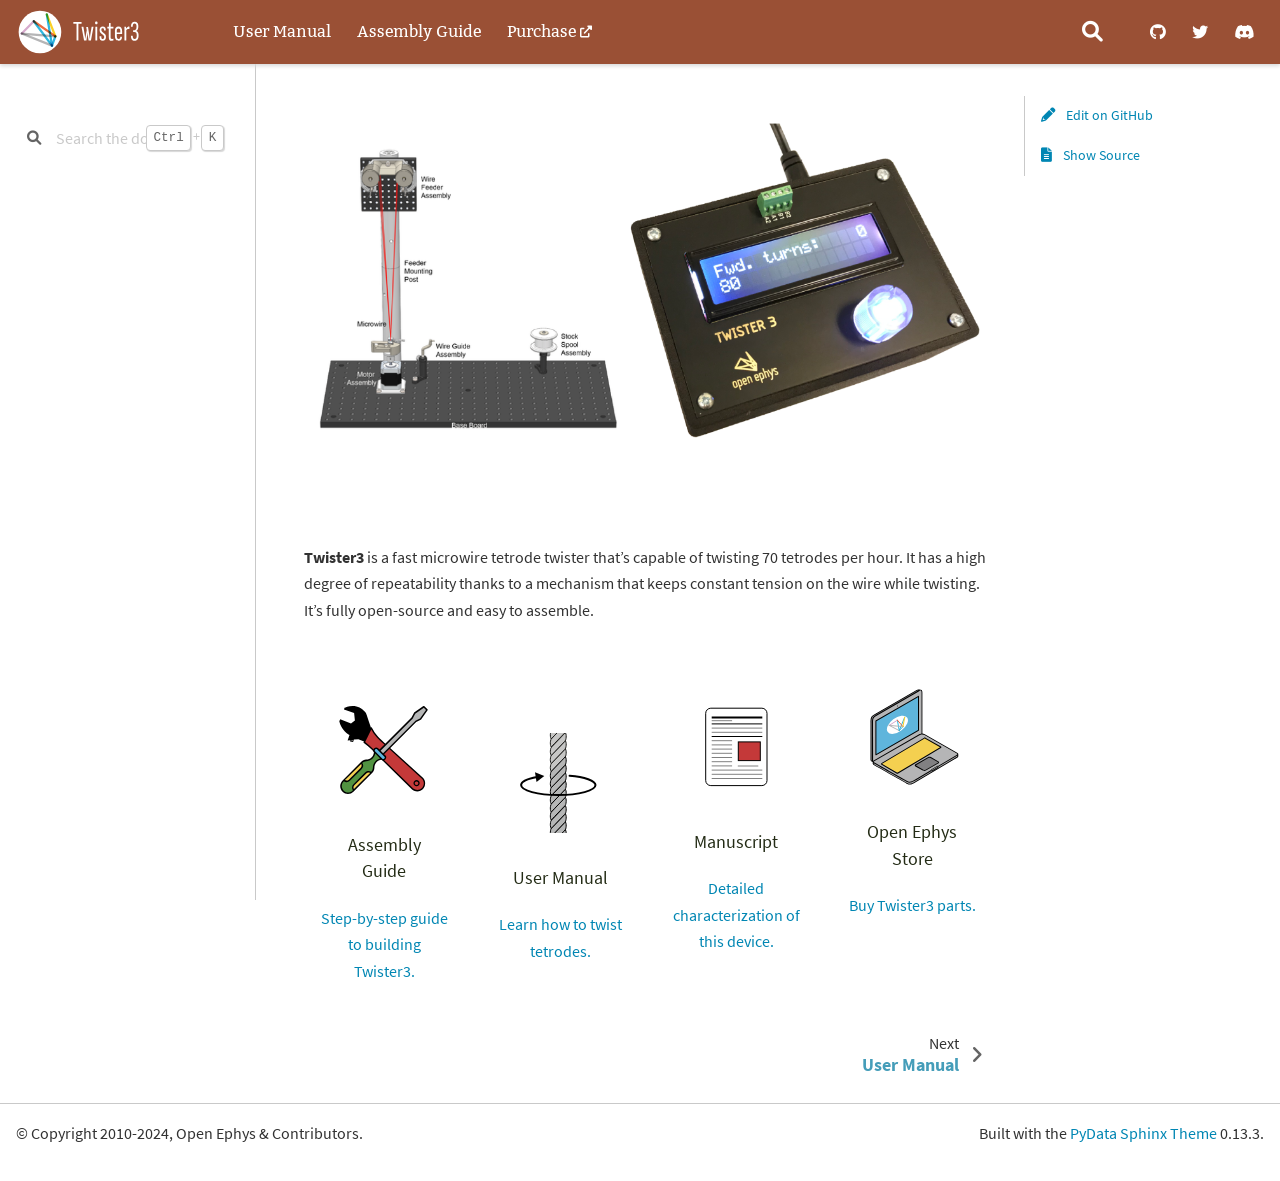
<file: index.html>
<!DOCTYPE html>


<html lang="en" >

  <head>
    <meta charset="utf-8" />
    <meta name="viewport" content="width=device-width, initial-scale=1.0" /><meta name="generator" content="Docutils 0.18.1: http://docutils.sourceforge.net/" />

    <title>Home &#8212; Twister3 Docs</title>
  
  
  
  <script data-cfasync="false">
    document.documentElement.dataset.mode = localStorage.getItem("mode") || "";
    document.documentElement.dataset.theme = localStorage.getItem("theme") || "light";
  </script>
  
  <!-- Loaded before other Sphinx assets -->
  <link href="_static/styles/theme.css?digest=e353d410970836974a52" rel="stylesheet" />
<link href="_static/styles/bootstrap.css?digest=e353d410970836974a52" rel="stylesheet" />
<link href="_static/styles/pydata-sphinx-theme.css?digest=e353d410970836974a52" rel="stylesheet" />

  
  <link href="_static/vendor/fontawesome/6.1.2/css/all.min.css?digest=e353d410970836974a52" rel="stylesheet" />
  <link rel="preload" as="font" type="font/woff2" crossorigin href="_static/vendor/fontawesome/6.1.2/webfonts/fa-solid-900.woff2" />
<link rel="preload" as="font" type="font/woff2" crossorigin href="_static/vendor/fontawesome/6.1.2/webfonts/fa-brands-400.woff2" />
<link rel="preload" as="font" type="font/woff2" crossorigin href="_static/vendor/fontawesome/6.1.2/webfonts/fa-regular-400.woff2" />

    <link rel="stylesheet" href="_static/theme_overrides.css" type="text/css" />
  
  <!-- Pre-loaded scripts that we'll load fully later -->
  <link rel="preload" as="script" href="_static/scripts/bootstrap.js?digest=e353d410970836974a52" />
<link rel="preload" as="script" href="_static/scripts/pydata-sphinx-theme.js?digest=e353d410970836974a52" />

    <script data-url_root="./" id="documentation_options" src="_static/documentation_options.js"></script>
    <script src="_static/doctools.js"></script>
    <script src="_static/sphinx_highlight.js"></script>
    <script>DOCUMENTATION_OPTIONS.pagename = 'index';</script>
    <link rel="icon" href="_static/favicon.png"/>
    <link rel="index" title="Index" href="genindex.html" />
    <link rel="search" title="Search" href="search.html" />
    <link rel="next" title="User Manual" href="pages/usingtwister.html" />
  <meta name="viewport" content="width=device-width, initial-scale=1"/>
  <meta name="docsearch:language" content="en"/>
  </head>
  
  
  <body data-bs-spy="scroll" data-bs-target=".bd-toc-nav" data-offset="180" data-bs-root-margin="0px 0px -60%" data-default-mode="">

  
  
  <a class="skip-link" href="#main-content">Skip to main content</a>
  
  <input type="checkbox"
          class="sidebar-toggle"
          name="__primary"
          id="__primary"/>
  <label class="overlay overlay-primary" for="__primary"></label>
  
  <input type="checkbox"
          class="sidebar-toggle"
          name="__secondary"
          id="__secondary"/>
  <label class="overlay overlay-secondary" for="__secondary"></label>
  
  <div class="search-button__wrapper">
    <div class="search-button__overlay"></div>
    <div class="search-button__search-container">
<form class="bd-search d-flex align-items-center"
      action="search.html"
      method="get">
  <i class="fa-solid fa-magnifying-glass"></i>
  <input type="search"
         class="form-control"
         name="q"
         id="search-input"
         placeholder="Search the docs ..."
         aria-label="Search the docs ..."
         autocomplete="off"
         autocorrect="off"
         autocapitalize="off"
         spellcheck="false"/>
  <span class="search-button__kbd-shortcut"><kbd class="kbd-shortcut__modifier">Ctrl</kbd>+<kbd>K</kbd></span>
</form></div>
  </div>
  
    <nav class="bd-header navbar navbar-expand-lg bd-navbar">
<div class="bd-header__inner bd-page-width">
  <label class="sidebar-toggle primary-toggle" for="__primary">
    <span class="fa-solid fa-bars"></span>
  </label>
  
  <div class="navbar-header-items__start">
    
      <div class="navbar-item">
  

<a class="navbar-brand logo" href="#">
  
  
  
  
    
    
      
    
    
    <img src="_static/oe_logo_name.svg" class="logo__image only-light" alt="Logo image"/>
    <script>document.write(`<img src="_static/oe_logo_name.svg" class="logo__image only-dark" alt="Logo image"/>`);</script>
  
  
</a></div>
    
  </div>
  
  
  <div class="col-lg-9 navbar-header-items">
    
    <div class="me-auto navbar-header-items__center">
      
        <div class="navbar-item"><nav class="navbar-nav">
  <p class="sidebar-header-items__title"
     role="heading"
     aria-level="1"
     aria-label="Site Navigation">
    Site Navigation
  </p>
  <ul class="bd-navbar-elements navbar-nav">
    
                    <li class="nav-item">
                      <a class="nav-link nav-internal" href="pages/usingtwister.html">
                        User Manual
                      </a>
                    </li>
                

                    <li class="nav-item">
                      <a class="nav-link nav-internal" href="pages/assemblyguide.html">
                        Assembly Guide
                      </a>
                    </li>
                

                <li class="nav-item">
                  <a class="nav-link nav-external" href="https://open-ephys.org/twister-3/twister-3">
                    Purchase
                  </a>
                </li>
                
  </ul>
</nav></div>
      
    </div>
    
    
    <div class="navbar-header-items__end">
      
        <div class="navbar-item navbar-persistent--container">
          
<script>
document.write(`
  <button class="btn btn-sm navbar-btn search-button search-button__button" title="Search" aria-label="Search" data-bs-placement="bottom" data-bs-toggle="tooltip">
    <i class="fa-solid fa-magnifying-glass"></i>
  </button>
`);
</script>
        </div>
      
      
        <div class="navbar-item"><ul class="navbar-icon-links navbar-nav"
    aria-label="Icon Links">
        <li class="nav-item">
          
          
          
          
          
          
          
          
          <a href="https://github.com/jonnew/twister3" title="GitHub" class="nav-link" rel="noopener" target="_blank" data-bs-toggle="tooltip" data-bs-placement="bottom"><span><i class="fab fa-github"></i></span>
            <label class="sr-only">GitHub</label></a>
        </li>
        <li class="nav-item">
          
          
          
          
          
          
          
          
          <a href="https://twitter.com/openephys" title="Twitter" class="nav-link" rel="noopener" target="_blank" data-bs-toggle="tooltip" data-bs-placement="bottom"><span><i class="fab fa-twitter"></i></span>
            <label class="sr-only">Twitter</label></a>
        </li>
        <li class="nav-item">
          
          
          
          
          
          
          
          
          <a href="https://discord.gg/WXAx2URNQU" title="Discord" class="nav-link" rel="noopener" target="_blank" data-bs-toggle="tooltip" data-bs-placement="bottom"><span><i class="fab fa-discord"></i></span>
            <label class="sr-only">Discord</label></a>
        </li>
</ul></div>
      
    </div>
    
  </div>
  
  
    <div class="navbar-persistent--mobile">
<script>
document.write(`
  <button class="btn btn-sm navbar-btn search-button search-button__button" title="Search" aria-label="Search" data-bs-placement="bottom" data-bs-toggle="tooltip">
    <i class="fa-solid fa-magnifying-glass"></i>
  </button>
`);
</script>
    </div>
  

  
    <label class="sidebar-toggle secondary-toggle" for="__secondary">
      <span class="fa-solid fa-outdent"></span>
    </label>
  
</div>

    </nav>
  
  <div class="bd-container">
    <div class="bd-container__inner bd-page-width">
      
      <div class="bd-sidebar-primary bd-sidebar">
        

  
  <div class="sidebar-header-items sidebar-primary__section">
    
    
      <div class="sidebar-header-items__center">
        
          <div class="navbar-item"><nav class="navbar-nav">
  <p class="sidebar-header-items__title"
     role="heading"
     aria-level="1"
     aria-label="Site Navigation">
    Site Navigation
  </p>
  <ul class="bd-navbar-elements navbar-nav">
    
                    <li class="nav-item">
                      <a class="nav-link nav-internal" href="pages/usingtwister.html">
                        User Manual
                      </a>
                    </li>
                

                    <li class="nav-item">
                      <a class="nav-link nav-internal" href="pages/assemblyguide.html">
                        Assembly Guide
                      </a>
                    </li>
                

                <li class="nav-item">
                  <a class="nav-link nav-external" href="https://open-ephys.org/twister-3/twister-3">
                    Purchase
                  </a>
                </li>
                
  </ul>
</nav></div>
        
      </div>
    
    
    
      <div class="sidebar-header-items__end">
        
          <div class="navbar-item"><ul class="navbar-icon-links navbar-nav"
    aria-label="Icon Links">
        <li class="nav-item">
          
          
          
          
          
          
          
          
          <a href="https://github.com/jonnew/twister3" title="GitHub" class="nav-link" rel="noopener" target="_blank" data-bs-toggle="tooltip" data-bs-placement="bottom"><span><i class="fab fa-github"></i></span>
            <label class="sr-only">GitHub</label></a>
        </li>
        <li class="nav-item">
          
          
          
          
          
          
          
          
          <a href="https://twitter.com/openephys" title="Twitter" class="nav-link" rel="noopener" target="_blank" data-bs-toggle="tooltip" data-bs-placement="bottom"><span><i class="fab fa-twitter"></i></span>
            <label class="sr-only">Twitter</label></a>
        </li>
        <li class="nav-item">
          
          
          
          
          
          
          
          
          <a href="https://discord.gg/WXAx2URNQU" title="Discord" class="nav-link" rel="noopener" target="_blank" data-bs-toggle="tooltip" data-bs-placement="bottom"><span><i class="fab fa-discord"></i></span>
            <label class="sr-only">Discord</label></a>
        </li>
</ul></div>
        
      </div>
    
  </div>
  
    <div class="sidebar-primary-items__start sidebar-primary__section">
        <div class="sidebar-primary-item">
<form class="bd-search d-flex align-items-center"
      action="search.html"
      method="get">
  <i class="fa-solid fa-magnifying-glass"></i>
  <input type="search"
         class="form-control"
         name="q"
         id="search-input"
         placeholder="Search the docs ..."
         aria-label="Search the docs ..."
         autocomplete="off"
         autocorrect="off"
         autocapitalize="off"
         spellcheck="false"/>
  <span class="search-button__kbd-shortcut"><kbd class="kbd-shortcut__modifier">Ctrl</kbd>+<kbd>K</kbd></span>
</form></div>
    </div>
  
  
  <div class="sidebar-primary-items__end sidebar-primary__section">
  </div>
  
  <div id="rtd-footer-container"></div>


      </div>
      
      <main id="main-content" class="bd-main">
        
        
          <div class="bd-content">
            <div class="bd-article-container">
              
              <div class="bd-header-article"></div>
              
              
              
                
<div id="searchbox"></div>
                <article class="bd-article" role="main">
                  
  <div class="toctree-wrapper compound">
</div>
<img alt="Twister illustration" src="_images/twister-overview.png" />
<div class="line-block">
<div class="line"><br /></div>
</div>
<p><strong>Twister3</strong> is a fast microwire tetrode twister that’s capable of twisting 70 tetrodes per hour. It has a high degree of repeatability thanks to a mechanism that keeps constant tension on the wire while twisting. It’s fully open-source and easy to assemble.</p>
<br>
<div class="card-columns">
    <a class="reference internal" href="pages/assemblyguide.html"><span class="std std-ref custom-card">
    <div class="card text-center intro-card">
        <img src="_static/images/noun_screwdriver.svg" class="card-img-top hover-zoom" alt="Screwdriver" height="100">
        <div class="card-body flex-fill">
            <h5 class="card-title">Assembly Guide</h5>
            <p class="card-text">Step-by-step guide to building Twister3.</p>
        </div>
    </div>
    <a class="reference internal" href="pages/usingtwister.html"><span class="std std-ref custom-card">
    <div class="card text-center intro-card">
        <img src="_static/images/twist.svg" class="card-img-top hover-zoom" alt="Twisted wire" height="100">
        <div class="card-body flex-fill">
            <h5 class="card-title">User Manual</h5>
            <p class="card-text">Learn how to twist tetrodes.</p>
        </div>
    </div>
    <a class="reference external" href="https://iopscience.iop.org/article/10.1088/1741-2552/ab77fa" target="_blank" rel="noopener noreferrer"><span class="std std-ref custom-card">
    <div class="card text-center intro-card ">
        <img src="_static/images/paper.svg" class="card-img-top" alt="A paper" height="100">
        <div class="card-body flex-fill">
            <h5 class="card-title">Manuscript</h5>
            <p class="card-text">Detailed characterization of this device.</p>
        </div>
    </div>
    <a class="reference external" href = "https://open-ephys.org/twister-3/twister-3" target="_blank" rel="noopener noreferrer"><span class="std std-ref custom-card">
    <div class="card text-center intro-card">
        <img src="_static/images/noun_macbook.svg" class="card-img-top" alt="Some books" height="100">
        <div class="card-body flex-fill">
            <h5 class="card-title">Open Ephys Store</h5>
            <p class="card-text">Buy Twister3 parts.</p>
        </div>
    </div>
</div>

                </article>
              
              
              
                <footer class="bd-footer-article">
                  
<div class="footer-article-items footer-article__inner">
  
    <div class="footer-article-item"><!-- Previous / next buttons -->
<div class="prev-next-area">
    <a class="right-next"
       href="pages/usingtwister.html"
       title="next page">
      <div class="prev-next-info">
        <p class="prev-next-subtitle">next</p>
        <p class="prev-next-title">User Manual</p>
      </div>
      <i class="fa-solid fa-angle-right"></i>
    </a>
</div></div>
  
</div>

                </footer>
              
            </div>
            
            
              
                <div class="bd-sidebar-secondary bd-toc"><div class="sidebar-secondary-items sidebar-secondary__inner">

  <div class="sidebar-secondary-item">
  
  <div class="tocsection editthispage">
    <a href="https://github.com/open-ephys/twister3-docs/edit/main/source/index.rst">
      <i class="fa-solid fa-pencil"></i>
      
      
        
          Edit on GitHub
        
      
    </a>
  </div>
</div>

  <div class="sidebar-secondary-item">
  <div class="tocsection sourcelink">
    <a href="_sources/index.rst.txt">
      <i class="fa-solid fa-file-lines"></i> Show Source
    </a>
  </div>
</div>

</div></div>
              
            
          </div>
          <footer class="bd-footer-content">
            
          </footer>
        
      </main>
    </div>
  </div>
  
  <!-- Scripts loaded after <body> so the DOM is not blocked -->
  <script src="_static/scripts/bootstrap.js?digest=e353d410970836974a52"></script>
<script src="_static/scripts/pydata-sphinx-theme.js?digest=e353d410970836974a52"></script>

  <footer class="bd-footer">
<div class="bd-footer__inner bd-page-width">
  
    <div class="footer-items__start">
      
        <div class="footer-item">
  <p class="copyright">
    
      © Copyright 2010-2024, Open Ephys &amp; Contributors.
      <br/>
    
  </p>
</div>
      
    </div>
  
  
    <div class="footer-items__end">
      
        <div class="footer-item"><p class="theme-version">
  Built with the <a href="https://pydata-sphinx-theme.readthedocs.io/en/stable/index.html">PyData Sphinx Theme</a> 0.13.3.
</p></div>
      
    </div>
  
</div>

  </footer>
  </body>
</html>
</file>
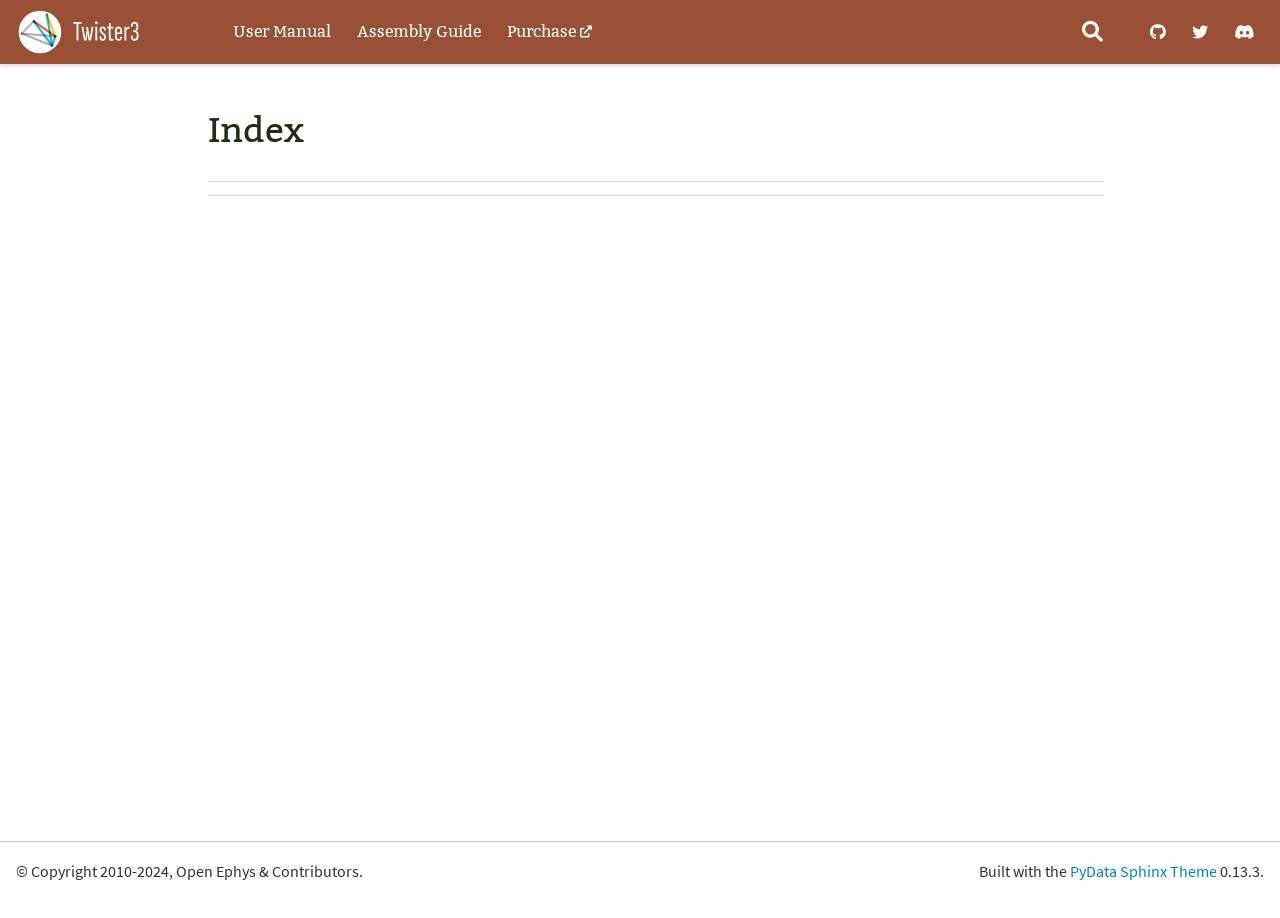
<file: genindex.html>
<!DOCTYPE html>


<html lang="en" >

  <head>
    <meta charset="utf-8" />
    <meta name="viewport" content="width=device-width, initial-scale=1.0" />
    <title>Index &#8212; Twister3 Docs</title>
  
  
  
  <script data-cfasync="false">
    document.documentElement.dataset.mode = localStorage.getItem("mode") || "";
    document.documentElement.dataset.theme = localStorage.getItem("theme") || "light";
  </script>
  
  <!-- Loaded before other Sphinx assets -->
  <link href="_static/styles/theme.css?digest=e353d410970836974a52" rel="stylesheet" />
<link href="_static/styles/bootstrap.css?digest=e353d410970836974a52" rel="stylesheet" />
<link href="_static/styles/pydata-sphinx-theme.css?digest=e353d410970836974a52" rel="stylesheet" />

  
  <link href="_static/vendor/fontawesome/6.1.2/css/all.min.css?digest=e353d410970836974a52" rel="stylesheet" />
  <link rel="preload" as="font" type="font/woff2" crossorigin href="_static/vendor/fontawesome/6.1.2/webfonts/fa-solid-900.woff2" />
<link rel="preload" as="font" type="font/woff2" crossorigin href="_static/vendor/fontawesome/6.1.2/webfonts/fa-brands-400.woff2" />
<link rel="preload" as="font" type="font/woff2" crossorigin href="_static/vendor/fontawesome/6.1.2/webfonts/fa-regular-400.woff2" />

    <link rel="stylesheet" href="_static/theme_overrides.css" type="text/css" />
  
  <!-- Pre-loaded scripts that we'll load fully later -->
  <link rel="preload" as="script" href="_static/scripts/bootstrap.js?digest=e353d410970836974a52" />
<link rel="preload" as="script" href="_static/scripts/pydata-sphinx-theme.js?digest=e353d410970836974a52" />

    <script data-url_root="./" id="documentation_options" src="_static/documentation_options.js"></script>
    <script src="_static/doctools.js"></script>
    <script src="_static/sphinx_highlight.js"></script>
    <script>DOCUMENTATION_OPTIONS.pagename = 'genindex';</script>
    <link rel="icon" href="_static/favicon.png"/>
    <link rel="index" title="Index" href="#" />
    <link rel="search" title="Search" href="search.html" />
  <meta name="viewport" content="width=device-width, initial-scale=1"/>
  <meta name="docsearch:language" content="en"/>
  </head>
  
  
  <body data-bs-spy="scroll" data-bs-target=".bd-toc-nav" data-offset="180" data-bs-root-margin="0px 0px -60%" data-default-mode="">

  
  
  <a class="skip-link" href="#main-content">Skip to main content</a>
  
  <input type="checkbox"
          class="sidebar-toggle"
          name="__primary"
          id="__primary"/>
  <label class="overlay overlay-primary" for="__primary"></label>
  
  <input type="checkbox"
          class="sidebar-toggle"
          name="__secondary"
          id="__secondary"/>
  <label class="overlay overlay-secondary" for="__secondary"></label>
  
  <div class="search-button__wrapper">
    <div class="search-button__overlay"></div>
    <div class="search-button__search-container">
<form class="bd-search d-flex align-items-center"
      action="search.html"
      method="get">
  <i class="fa-solid fa-magnifying-glass"></i>
  <input type="search"
         class="form-control"
         name="q"
         id="search-input"
         placeholder="Search the docs ..."
         aria-label="Search the docs ..."
         autocomplete="off"
         autocorrect="off"
         autocapitalize="off"
         spellcheck="false"/>
  <span class="search-button__kbd-shortcut"><kbd class="kbd-shortcut__modifier">Ctrl</kbd>+<kbd>K</kbd></span>
</form></div>
  </div>
  
    <nav class="bd-header navbar navbar-expand-lg bd-navbar">
<div class="bd-header__inner bd-page-width">
  <label class="sidebar-toggle primary-toggle" for="__primary">
    <span class="fa-solid fa-bars"></span>
  </label>
  
  <div class="navbar-header-items__start">
    
      <div class="navbar-item">
  

<a class="navbar-brand logo" href="index.html">
  
  
  
  
    
    
      
    
    
    <img src="_static/oe_logo_name.svg" class="logo__image only-light" alt="Logo image"/>
    <script>document.write(`<img src="_static/oe_logo_name.svg" class="logo__image only-dark" alt="Logo image"/>`);</script>
  
  
</a></div>
    
  </div>
  
  
  <div class="col-lg-9 navbar-header-items">
    
    <div class="me-auto navbar-header-items__center">
      
        <div class="navbar-item"><nav class="navbar-nav">
  <p class="sidebar-header-items__title"
     role="heading"
     aria-level="1"
     aria-label="Site Navigation">
    Site Navigation
  </p>
  <ul class="bd-navbar-elements navbar-nav">
    
                    <li class="nav-item">
                      <a class="nav-link nav-internal" href="pages/usingtwister.html">
                        User Manual
                      </a>
                    </li>
                

                    <li class="nav-item">
                      <a class="nav-link nav-internal" href="pages/assemblyguide.html">
                        Assembly Guide
                      </a>
                    </li>
                

                <li class="nav-item">
                  <a class="nav-link nav-external" href="https://open-ephys.org/twister-3/twister-3">
                    Purchase
                  </a>
                </li>
                
  </ul>
</nav></div>
      
    </div>
    
    
    <div class="navbar-header-items__end">
      
        <div class="navbar-item navbar-persistent--container">
          
<script>
document.write(`
  <button class="btn btn-sm navbar-btn search-button search-button__button" title="Search" aria-label="Search" data-bs-placement="bottom" data-bs-toggle="tooltip">
    <i class="fa-solid fa-magnifying-glass"></i>
  </button>
`);
</script>
        </div>
      
      
        <div class="navbar-item"><ul class="navbar-icon-links navbar-nav"
    aria-label="Icon Links">
        <li class="nav-item">
          
          
          
          
          
          
          
          
          <a href="https://github.com/jonnew/twister3" title="GitHub" class="nav-link" rel="noopener" target="_blank" data-bs-toggle="tooltip" data-bs-placement="bottom"><span><i class="fab fa-github"></i></span>
            <label class="sr-only">GitHub</label></a>
        </li>
        <li class="nav-item">
          
          
          
          
          
          
          
          
          <a href="https://twitter.com/openephys" title="Twitter" class="nav-link" rel="noopener" target="_blank" data-bs-toggle="tooltip" data-bs-placement="bottom"><span><i class="fab fa-twitter"></i></span>
            <label class="sr-only">Twitter</label></a>
        </li>
        <li class="nav-item">
          
          
          
          
          
          
          
          
          <a href="https://discord.gg/WXAx2URNQU" title="Discord" class="nav-link" rel="noopener" target="_blank" data-bs-toggle="tooltip" data-bs-placement="bottom"><span><i class="fab fa-discord"></i></span>
            <label class="sr-only">Discord</label></a>
        </li>
</ul></div>
      
    </div>
    
  </div>
  
  
    <div class="navbar-persistent--mobile">
<script>
document.write(`
  <button class="btn btn-sm navbar-btn search-button search-button__button" title="Search" aria-label="Search" data-bs-placement="bottom" data-bs-toggle="tooltip">
    <i class="fa-solid fa-magnifying-glass"></i>
  </button>
`);
</script>
    </div>
  

  
</div>

    </nav>
  
  <div class="bd-container">
    <div class="bd-container__inner bd-page-width">
      
      <div class="bd-sidebar-primary bd-sidebar hide-on-wide">
        

  
  <div class="sidebar-header-items sidebar-primary__section">
    
    
      <div class="sidebar-header-items__center">
        
          <div class="navbar-item"><nav class="navbar-nav">
  <p class="sidebar-header-items__title"
     role="heading"
     aria-level="1"
     aria-label="Site Navigation">
    Site Navigation
  </p>
  <ul class="bd-navbar-elements navbar-nav">
    
                    <li class="nav-item">
                      <a class="nav-link nav-internal" href="pages/usingtwister.html">
                        User Manual
                      </a>
                    </li>
                

                    <li class="nav-item">
                      <a class="nav-link nav-internal" href="pages/assemblyguide.html">
                        Assembly Guide
                      </a>
                    </li>
                

                <li class="nav-item">
                  <a class="nav-link nav-external" href="https://open-ephys.org/twister-3/twister-3">
                    Purchase
                  </a>
                </li>
                
  </ul>
</nav></div>
        
      </div>
    
    
    
      <div class="sidebar-header-items__end">
        
          <div class="navbar-item"><ul class="navbar-icon-links navbar-nav"
    aria-label="Icon Links">
        <li class="nav-item">
          
          
          
          
          
          
          
          
          <a href="https://github.com/jonnew/twister3" title="GitHub" class="nav-link" rel="noopener" target="_blank" data-bs-toggle="tooltip" data-bs-placement="bottom"><span><i class="fab fa-github"></i></span>
            <label class="sr-only">GitHub</label></a>
        </li>
        <li class="nav-item">
          
          
          
          
          
          
          
          
          <a href="https://twitter.com/openephys" title="Twitter" class="nav-link" rel="noopener" target="_blank" data-bs-toggle="tooltip" data-bs-placement="bottom"><span><i class="fab fa-twitter"></i></span>
            <label class="sr-only">Twitter</label></a>
        </li>
        <li class="nav-item">
          
          
          
          
          
          
          
          
          <a href="https://discord.gg/WXAx2URNQU" title="Discord" class="nav-link" rel="noopener" target="_blank" data-bs-toggle="tooltip" data-bs-placement="bottom"><span><i class="fab fa-discord"></i></span>
            <label class="sr-only">Discord</label></a>
        </li>
</ul></div>
        
      </div>
    
  </div>
  
  
  <div class="sidebar-primary-items__end sidebar-primary__section">
  </div>
  
  <div id="rtd-footer-container"></div>


      </div>
      
      <main id="main-content" class="bd-main">
        
        
          <div class="bd-content">
            <div class="bd-article-container">
              
              <div class="bd-header-article"></div>
              
              
              
                
<div id="searchbox"></div>
                <article class="bd-article" role="main">
                  

<h1 id="index">Index</h1>

<div class="genindex-jumpbox">
 
</div>


                </article>
              
              
              
                <footer class="bd-footer-article">
                  
<div class="footer-article-items footer-article__inner">
  
    <div class="footer-article-item"><!-- Previous / next buttons -->
<div class="prev-next-area">
</div></div>
  
</div>

                </footer>
              
            </div>
            
            
              
            
          </div>
          <footer class="bd-footer-content">
            
          </footer>
        
      </main>
    </div>
  </div>
  
  <!-- Scripts loaded after <body> so the DOM is not blocked -->
  <script src="_static/scripts/bootstrap.js?digest=e353d410970836974a52"></script>
<script src="_static/scripts/pydata-sphinx-theme.js?digest=e353d410970836974a52"></script>

  <footer class="bd-footer">
<div class="bd-footer__inner bd-page-width">
  
    <div class="footer-items__start">
      
        <div class="footer-item">
  <p class="copyright">
    
      © Copyright 2010-2024, Open Ephys &amp; Contributors.
      <br/>
    
  </p>
</div>
      
    </div>
  
  
    <div class="footer-items__end">
      
        <div class="footer-item"><p class="theme-version">
  Built with the <a href="https://pydata-sphinx-theme.readthedocs.io/en/stable/index.html">PyData Sphinx Theme</a> 0.13.3.
</p></div>
      
    </div>
  
</div>

  </footer>
  </body>
</html>
</file>
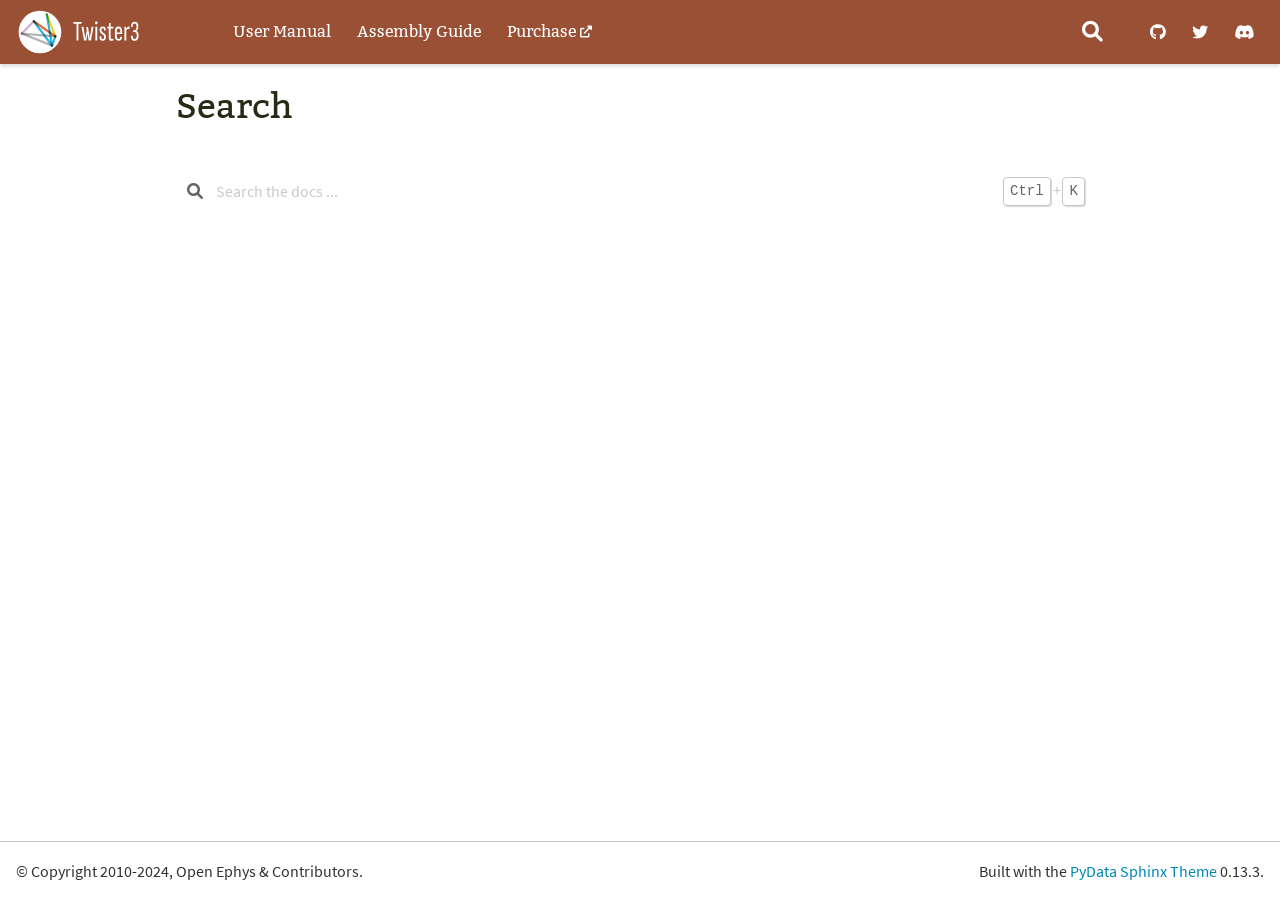
<file: search.html>
<!DOCTYPE html>


<html lang="en" >

  <head>
    <meta charset="utf-8" />
    <meta name="viewport" content="width=device-width, initial-scale=1.0" /><title>Search - Twister3 Docs</title>
  
  
  
  <script data-cfasync="false">
    document.documentElement.dataset.mode = localStorage.getItem("mode") || "";
    document.documentElement.dataset.theme = localStorage.getItem("theme") || "light";
  </script>
  
  <!-- Loaded before other Sphinx assets -->
  <link href="_static/styles/theme.css?digest=e353d410970836974a52" rel="stylesheet" />
<link href="_static/styles/bootstrap.css?digest=e353d410970836974a52" rel="stylesheet" />
<link href="_static/styles/pydata-sphinx-theme.css?digest=e353d410970836974a52" rel="stylesheet" />

  
  <link href="_static/vendor/fontawesome/6.1.2/css/all.min.css?digest=e353d410970836974a52" rel="stylesheet" />
  <link rel="preload" as="font" type="font/woff2" crossorigin href="_static/vendor/fontawesome/6.1.2/webfonts/fa-solid-900.woff2" />
<link rel="preload" as="font" type="font/woff2" crossorigin href="_static/vendor/fontawesome/6.1.2/webfonts/fa-brands-400.woff2" />
<link rel="preload" as="font" type="font/woff2" crossorigin href="_static/vendor/fontawesome/6.1.2/webfonts/fa-regular-400.woff2" />

    <link rel="stylesheet" href="_static/theme_overrides.css" type="text/css" />
  
  <!-- Pre-loaded scripts that we'll load fully later -->
  <link rel="preload" as="script" href="_static/scripts/bootstrap.js?digest=e353d410970836974a52" />
<link rel="preload" as="script" href="_static/scripts/pydata-sphinx-theme.js?digest=e353d410970836974a52" />

    <script data-url_root="./" id="documentation_options" src="_static/documentation_options.js"></script>
    <script src="_static/doctools.js"></script>
    <script src="_static/sphinx_highlight.js"></script>
    <script>DOCUMENTATION_OPTIONS.pagename = 'search';</script>
  <script src="_static/searchtools.js"></script>
  <script src="_static/language_data.js"></script>
  <script src="searchindex.js"></script>
    <link rel="icon" href="_static/favicon.png"/>
    <link rel="index" title="Index" href="genindex.html" />
    <link rel="search" title="Search" href="#" />
  <meta name="viewport" content="width=device-width, initial-scale=1"/>
  <meta name="docsearch:language" content="en"/>
  </head>
  
  
  <body data-bs-spy="scroll" data-bs-target=".bd-toc-nav" data-offset="180" data-bs-root-margin="0px 0px -60%" data-default-mode="">

  
  
  <a class="skip-link" href="#main-content">Skip to main content</a>
  
  <input type="checkbox"
          class="sidebar-toggle"
          name="__primary"
          id="__primary"/>
  <label class="overlay overlay-primary" for="__primary"></label>
  
  <input type="checkbox"
          class="sidebar-toggle"
          name="__secondary"
          id="__secondary"/>
  <label class="overlay overlay-secondary" for="__secondary"></label>
  
  <div class="search-button__wrapper">
    <div class="search-button__overlay"></div>
    <div class="search-button__search-container">
<form class="bd-search d-flex align-items-center"
      action="#"
      method="get">
  <i class="fa-solid fa-magnifying-glass"></i>
  <input type="search"
         class="form-control"
         name="q"
         id="search-input"
         placeholder="Search the docs ..."
         aria-label="Search the docs ..."
         autocomplete="off"
         autocorrect="off"
         autocapitalize="off"
         spellcheck="false"/>
  <span class="search-button__kbd-shortcut"><kbd class="kbd-shortcut__modifier">Ctrl</kbd>+<kbd>K</kbd></span>
</form></div>
  </div>
  
    <nav class="bd-header navbar navbar-expand-lg bd-navbar">
<div class="bd-header__inner bd-page-width">
  <label class="sidebar-toggle primary-toggle" for="__primary">
    <span class="fa-solid fa-bars"></span>
  </label>
  
  <div class="navbar-header-items__start">
    
      <div class="navbar-item">
  

<a class="navbar-brand logo" href="index.html">
  
  
  
  
    
    
      
    
    
    <img src="_static/oe_logo_name.svg" class="logo__image only-light" alt="Logo image"/>
    <script>document.write(`<img src="_static/oe_logo_name.svg" class="logo__image only-dark" alt="Logo image"/>`);</script>
  
  
</a></div>
    
  </div>
  
  
  <div class="col-lg-9 navbar-header-items">
    
    <div class="me-auto navbar-header-items__center">
      
        <div class="navbar-item"><nav class="navbar-nav">
  <p class="sidebar-header-items__title"
     role="heading"
     aria-level="1"
     aria-label="Site Navigation">
    Site Navigation
  </p>
  <ul class="bd-navbar-elements navbar-nav">
    
                    <li class="nav-item">
                      <a class="nav-link nav-internal" href="pages/usingtwister.html">
                        User Manual
                      </a>
                    </li>
                

                    <li class="nav-item">
                      <a class="nav-link nav-internal" href="pages/assemblyguide.html">
                        Assembly Guide
                      </a>
                    </li>
                

                <li class="nav-item">
                  <a class="nav-link nav-external" href="https://open-ephys.org/twister-3/twister-3">
                    Purchase
                  </a>
                </li>
                
  </ul>
</nav></div>
      
    </div>
    
    
    <div class="navbar-header-items__end">
      
        <div class="navbar-item navbar-persistent--container">
          
<script>
document.write(`
  <button class="btn btn-sm navbar-btn search-button search-button__button" title="Search" aria-label="Search" data-bs-placement="bottom" data-bs-toggle="tooltip">
    <i class="fa-solid fa-magnifying-glass"></i>
  </button>
`);
</script>
        </div>
      
      
        <div class="navbar-item"><ul class="navbar-icon-links navbar-nav"
    aria-label="Icon Links">
        <li class="nav-item">
          
          
          
          
          
          
          
          
          <a href="https://github.com/jonnew/twister3" title="GitHub" class="nav-link" rel="noopener" target="_blank" data-bs-toggle="tooltip" data-bs-placement="bottom"><span><i class="fab fa-github"></i></span>
            <label class="sr-only">GitHub</label></a>
        </li>
        <li class="nav-item">
          
          
          
          
          
          
          
          
          <a href="https://twitter.com/openephys" title="Twitter" class="nav-link" rel="noopener" target="_blank" data-bs-toggle="tooltip" data-bs-placement="bottom"><span><i class="fab fa-twitter"></i></span>
            <label class="sr-only">Twitter</label></a>
        </li>
        <li class="nav-item">
          
          
          
          
          
          
          
          
          <a href="https://discord.gg/WXAx2URNQU" title="Discord" class="nav-link" rel="noopener" target="_blank" data-bs-toggle="tooltip" data-bs-placement="bottom"><span><i class="fab fa-discord"></i></span>
            <label class="sr-only">Discord</label></a>
        </li>
</ul></div>
      
    </div>
    
  </div>
  
  
    <div class="navbar-persistent--mobile">
<script>
document.write(`
  <button class="btn btn-sm navbar-btn search-button search-button__button" title="Search" aria-label="Search" data-bs-placement="bottom" data-bs-toggle="tooltip">
    <i class="fa-solid fa-magnifying-glass"></i>
  </button>
`);
</script>
    </div>
  

  
</div>

    </nav>
  
  <div class="bd-container">
    <div class="bd-container__inner bd-page-width">
      
      <div class="bd-sidebar-primary bd-sidebar hide-on-wide">
        

  
  <div class="sidebar-header-items sidebar-primary__section">
    
    
      <div class="sidebar-header-items__center">
        
          <div class="navbar-item"><nav class="navbar-nav">
  <p class="sidebar-header-items__title"
     role="heading"
     aria-level="1"
     aria-label="Site Navigation">
    Site Navigation
  </p>
  <ul class="bd-navbar-elements navbar-nav">
    
                    <li class="nav-item">
                      <a class="nav-link nav-internal" href="pages/usingtwister.html">
                        User Manual
                      </a>
                    </li>
                

                    <li class="nav-item">
                      <a class="nav-link nav-internal" href="pages/assemblyguide.html">
                        Assembly Guide
                      </a>
                    </li>
                

                <li class="nav-item">
                  <a class="nav-link nav-external" href="https://open-ephys.org/twister-3/twister-3">
                    Purchase
                  </a>
                </li>
                
  </ul>
</nav></div>
        
      </div>
    
    
    
      <div class="sidebar-header-items__end">
        
          <div class="navbar-item"><ul class="navbar-icon-links navbar-nav"
    aria-label="Icon Links">
        <li class="nav-item">
          
          
          
          
          
          
          
          
          <a href="https://github.com/jonnew/twister3" title="GitHub" class="nav-link" rel="noopener" target="_blank" data-bs-toggle="tooltip" data-bs-placement="bottom"><span><i class="fab fa-github"></i></span>
            <label class="sr-only">GitHub</label></a>
        </li>
        <li class="nav-item">
          
          
          
          
          
          
          
          
          <a href="https://twitter.com/openephys" title="Twitter" class="nav-link" rel="noopener" target="_blank" data-bs-toggle="tooltip" data-bs-placement="bottom"><span><i class="fab fa-twitter"></i></span>
            <label class="sr-only">Twitter</label></a>
        </li>
        <li class="nav-item">
          
          
          
          
          
          
          
          
          <a href="https://discord.gg/WXAx2URNQU" title="Discord" class="nav-link" rel="noopener" target="_blank" data-bs-toggle="tooltip" data-bs-placement="bottom"><span><i class="fab fa-discord"></i></span>
            <label class="sr-only">Discord</label></a>
        </li>
</ul></div>
        
      </div>
    
  </div>
  
  
  <div class="sidebar-primary-items__end sidebar-primary__section">
  </div>
  
  <div id="rtd-footer-container"></div>


      </div>
      
      <main id="main-content" class="bd-main">
        
        
          <div class="bd-content">
            <div class="bd-article-container">
              
              <div class="bd-header-article"></div>
              
              
  <div class="bd-search-container">
    <h1>Search</h1>
    <noscript>
      <div class="admonition error">
        <p class="admonition-title">Error</p>
        <p>Please activate JavaScript to enable the search functionality.</p>
      </div>
    </noscript>
    
<form class="bd-search d-flex align-items-center"
      action="#"
      method="get">
  <i class="fa-solid fa-magnifying-glass"></i>
  <input type="search"
         class="form-control"
         name="q"
         id="search-input"
         placeholder="Search the docs ..."
         aria-label="Search the docs ..."
         autocomplete="off"
         autocorrect="off"
         autocapitalize="off"
         spellcheck="false"/>
  <span class="search-button__kbd-shortcut"><kbd class="kbd-shortcut__modifier">Ctrl</kbd>+<kbd>K</kbd></span>
</form>
    <div id="search-results"></div>
  </div>
  <script>
    // Activate the search field on page load
    let searchInput = document.querySelector("form.bd-search input");
    if (searchInput) {
        searchInput.focus();
        searchInput.select();
        console.log("[PST]: Set focus on search field.");
    }
  </script>

              
              
                <footer class="bd-footer-article">
                  
<div class="footer-article-items footer-article__inner">
  
    <div class="footer-article-item"><!-- Previous / next buttons -->
<div class="prev-next-area">
</div></div>
  
</div>

                </footer>
              
            </div>
            
            
              
            
          </div>
          <footer class="bd-footer-content">
            
          </footer>
        
      </main>
    </div>
  </div>
  
  <!-- Scripts loaded after <body> so the DOM is not blocked -->
  <script src="_static/scripts/bootstrap.js?digest=e353d410970836974a52"></script>
<script src="_static/scripts/pydata-sphinx-theme.js?digest=e353d410970836974a52"></script>

  <footer class="bd-footer">
<div class="bd-footer__inner bd-page-width">
  
    <div class="footer-items__start">
      
        <div class="footer-item">
  <p class="copyright">
    
      © Copyright 2010-2024, Open Ephys &amp; Contributors.
      <br/>
    
  </p>
</div>
      
    </div>
  
  
    <div class="footer-items__end">
      
        <div class="footer-item"><p class="theme-version">
  Built with the <a href="https://pydata-sphinx-theme.readthedocs.io/en/stable/index.html">PyData Sphinx Theme</a> 0.13.3.
</p></div>
      
    </div>
  
</div>

  </footer>
  </body>
</html>
</file>
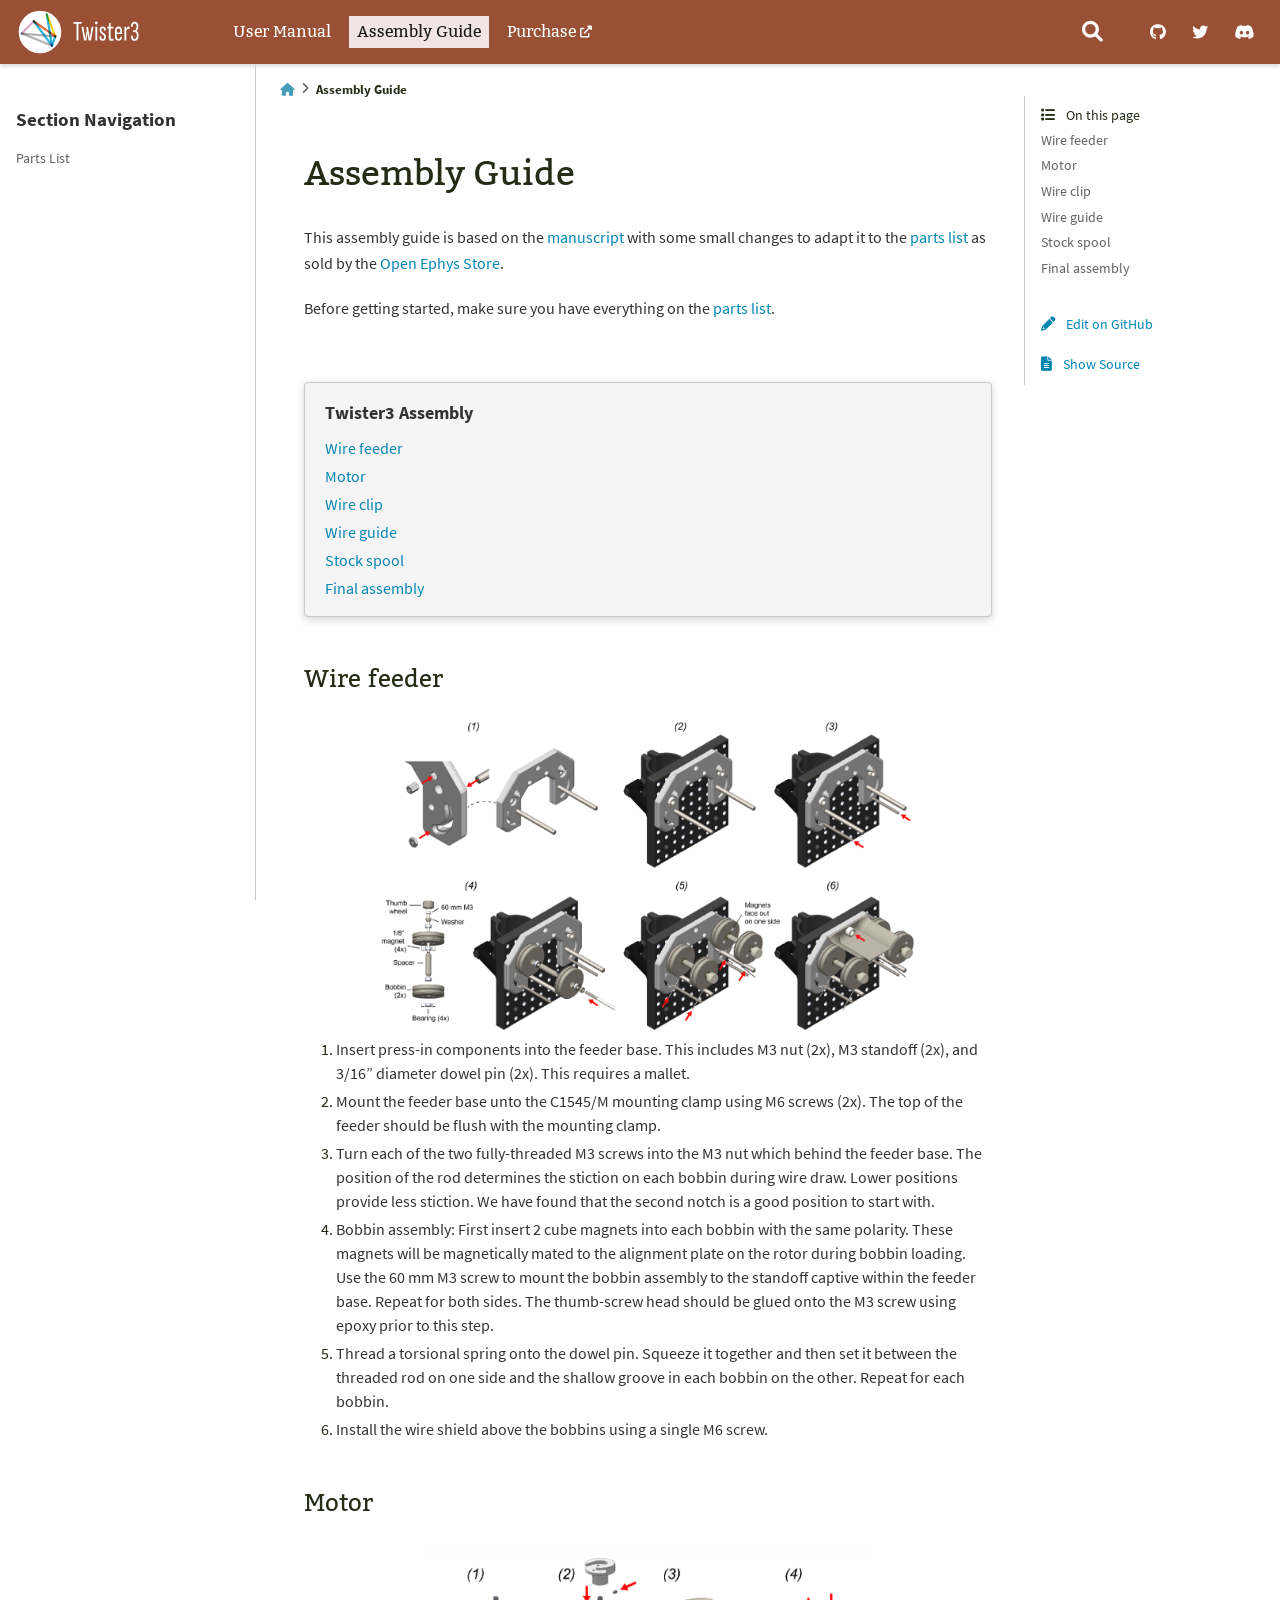
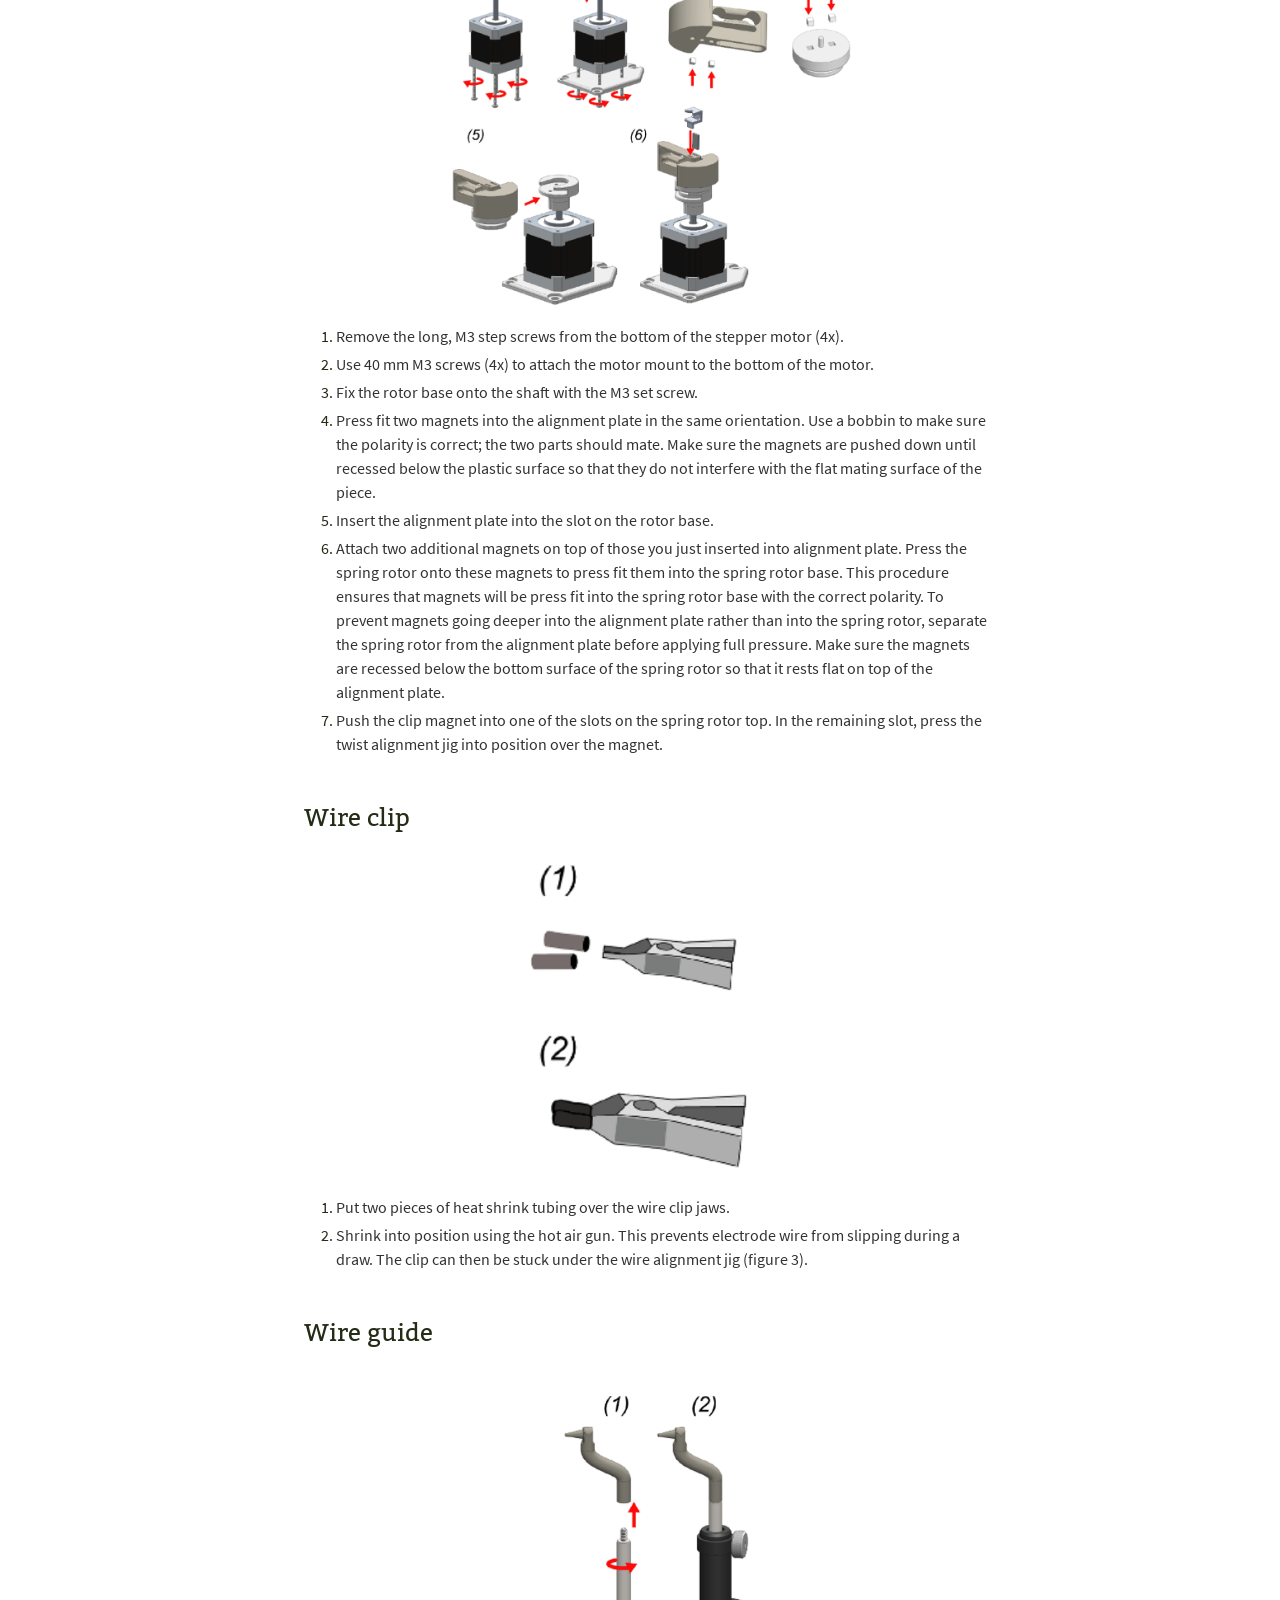
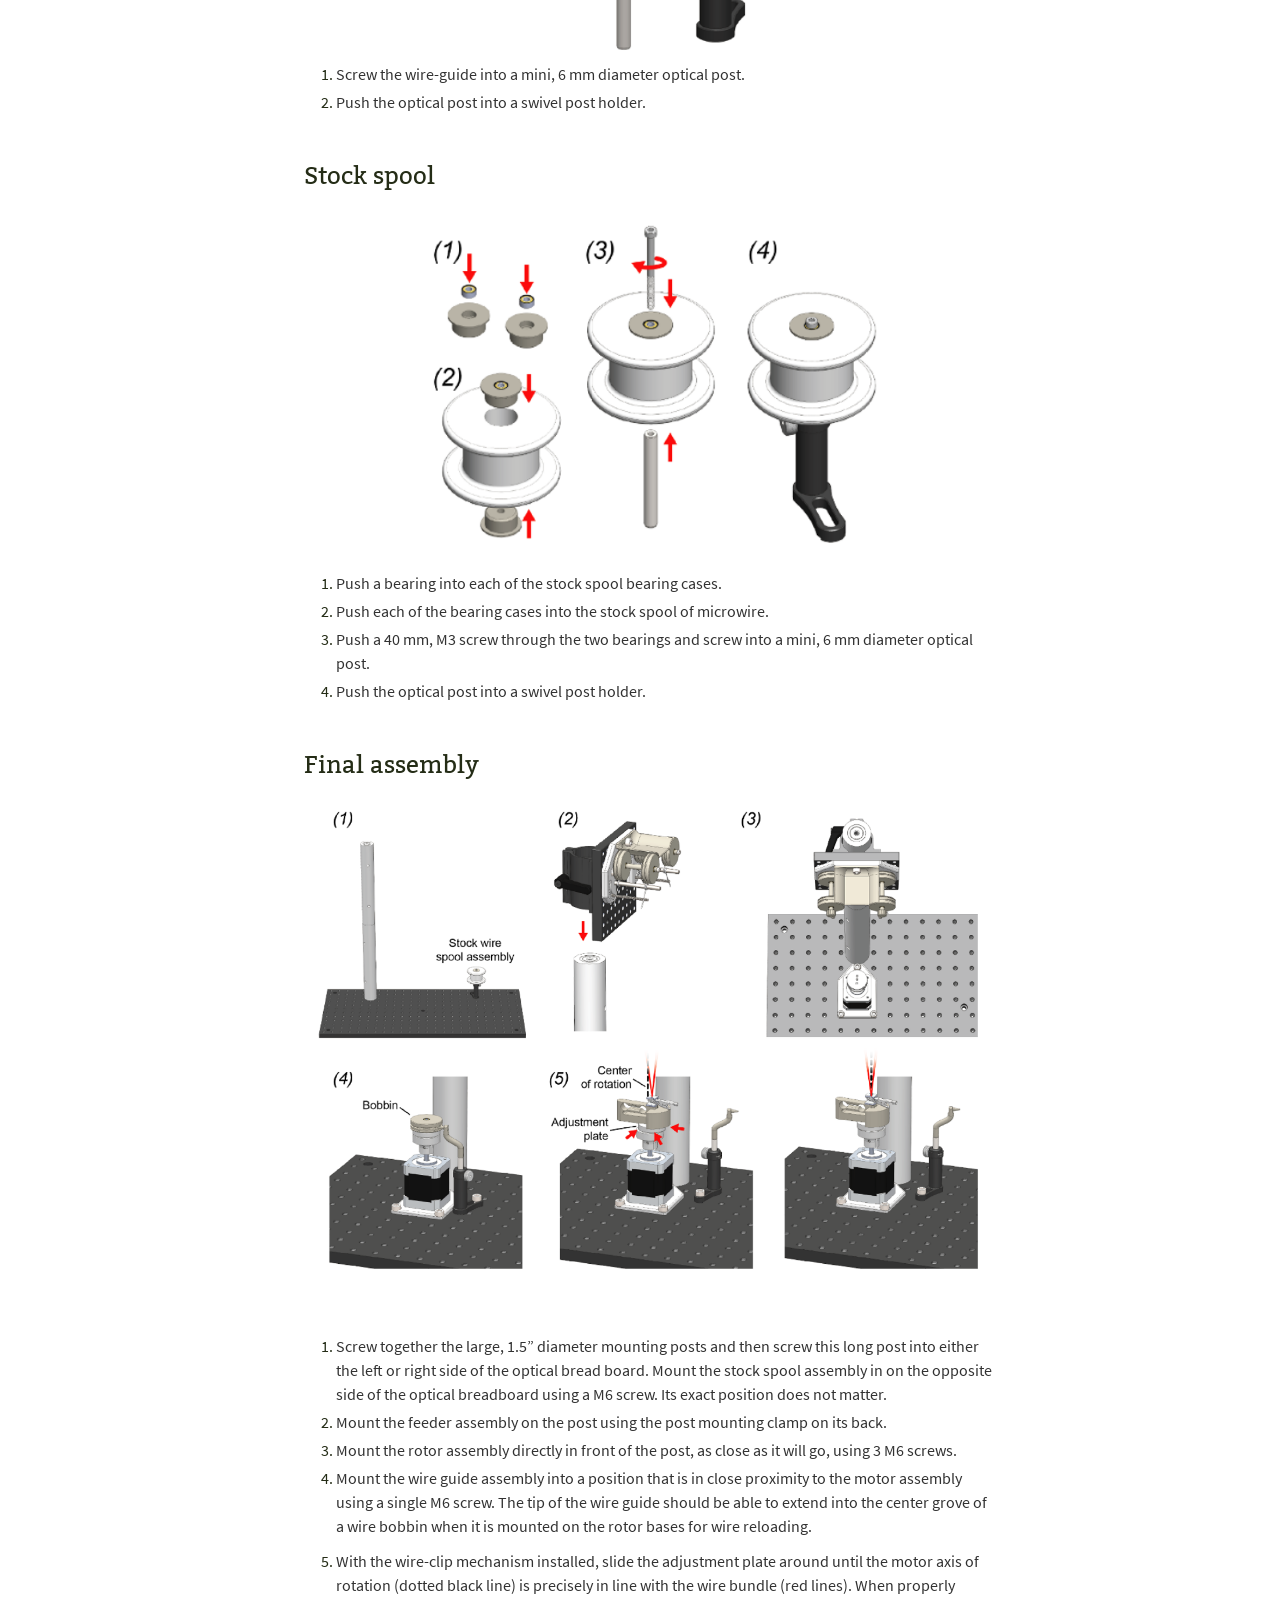
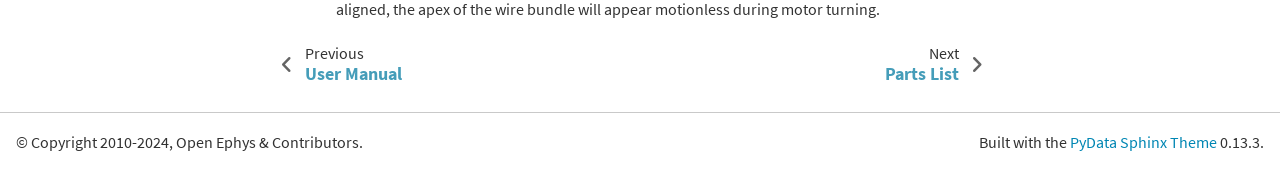
<file: pages/assemblyguide.html>
<!DOCTYPE html>


<html lang="en" >

  <head>
    <meta charset="utf-8" />
    <meta name="viewport" content="width=device-width, initial-scale=1.0" /><meta name="generator" content="Docutils 0.18.1: http://docutils.sourceforge.net/" />

    <title>Assembly Guide &#8212; Twister3 Docs</title>
  
  
  
  <script data-cfasync="false">
    document.documentElement.dataset.mode = localStorage.getItem("mode") || "";
    document.documentElement.dataset.theme = localStorage.getItem("theme") || "light";
  </script>
  
  <!-- Loaded before other Sphinx assets -->
  <link href="../_static/styles/theme.css?digest=e353d410970836974a52" rel="stylesheet" />
<link href="../_static/styles/bootstrap.css?digest=e353d410970836974a52" rel="stylesheet" />
<link href="../_static/styles/pydata-sphinx-theme.css?digest=e353d410970836974a52" rel="stylesheet" />

  
  <link href="../_static/vendor/fontawesome/6.1.2/css/all.min.css?digest=e353d410970836974a52" rel="stylesheet" />
  <link rel="preload" as="font" type="font/woff2" crossorigin href="../_static/vendor/fontawesome/6.1.2/webfonts/fa-solid-900.woff2" />
<link rel="preload" as="font" type="font/woff2" crossorigin href="../_static/vendor/fontawesome/6.1.2/webfonts/fa-brands-400.woff2" />
<link rel="preload" as="font" type="font/woff2" crossorigin href="../_static/vendor/fontawesome/6.1.2/webfonts/fa-regular-400.woff2" />

    <link rel="stylesheet" href="../_static/theme_overrides.css" type="text/css" />
  
  <!-- Pre-loaded scripts that we'll load fully later -->
  <link rel="preload" as="script" href="../_static/scripts/bootstrap.js?digest=e353d410970836974a52" />
<link rel="preload" as="script" href="../_static/scripts/pydata-sphinx-theme.js?digest=e353d410970836974a52" />

    <script data-url_root="../" id="documentation_options" src="../_static/documentation_options.js"></script>
    <script src="../_static/doctools.js"></script>
    <script src="../_static/sphinx_highlight.js"></script>
    <script>DOCUMENTATION_OPTIONS.pagename = 'pages/assemblyguide';</script>
    <link rel="icon" href="../_static/favicon.png"/>
    <link rel="index" title="Index" href="../genindex.html" />
    <link rel="search" title="Search" href="../search.html" />
    <link rel="next" title="Parts List" href="partslist.html" />
    <link rel="prev" title="User Manual" href="usingtwister.html" />
  <meta name="viewport" content="width=device-width, initial-scale=1"/>
  <meta name="docsearch:language" content="en"/>
  </head>
  
  
  <body data-bs-spy="scroll" data-bs-target=".bd-toc-nav" data-offset="180" data-bs-root-margin="0px 0px -60%" data-default-mode="">

  
  
  <a class="skip-link" href="#main-content">Skip to main content</a>
  
  <input type="checkbox"
          class="sidebar-toggle"
          name="__primary"
          id="__primary"/>
  <label class="overlay overlay-primary" for="__primary"></label>
  
  <input type="checkbox"
          class="sidebar-toggle"
          name="__secondary"
          id="__secondary"/>
  <label class="overlay overlay-secondary" for="__secondary"></label>
  
  <div class="search-button__wrapper">
    <div class="search-button__overlay"></div>
    <div class="search-button__search-container">
<form class="bd-search d-flex align-items-center"
      action="../search.html"
      method="get">
  <i class="fa-solid fa-magnifying-glass"></i>
  <input type="search"
         class="form-control"
         name="q"
         id="search-input"
         placeholder="Search the docs ..."
         aria-label="Search the docs ..."
         autocomplete="off"
         autocorrect="off"
         autocapitalize="off"
         spellcheck="false"/>
  <span class="search-button__kbd-shortcut"><kbd class="kbd-shortcut__modifier">Ctrl</kbd>+<kbd>K</kbd></span>
</form></div>
  </div>
  
    <nav class="bd-header navbar navbar-expand-lg bd-navbar">
<div class="bd-header__inner bd-page-width">
  <label class="sidebar-toggle primary-toggle" for="__primary">
    <span class="fa-solid fa-bars"></span>
  </label>
  
  <div class="navbar-header-items__start">
    
      <div class="navbar-item">
  

<a class="navbar-brand logo" href="../index.html">
  
  
  
  
    
    
      
    
    
    <img src="../_static/oe_logo_name.svg" class="logo__image only-light" alt="Logo image"/>
    <script>document.write(`<img src="../_static/oe_logo_name.svg" class="logo__image only-dark" alt="Logo image"/>`);</script>
  
  
</a></div>
    
  </div>
  
  
  <div class="col-lg-9 navbar-header-items">
    
    <div class="me-auto navbar-header-items__center">
      
        <div class="navbar-item"><nav class="navbar-nav">
  <p class="sidebar-header-items__title"
     role="heading"
     aria-level="1"
     aria-label="Site Navigation">
    Site Navigation
  </p>
  <ul class="bd-navbar-elements navbar-nav">
    
                    <li class="nav-item">
                      <a class="nav-link nav-internal" href="usingtwister.html">
                        User Manual
                      </a>
                    </li>
                

                    <li class="nav-item current active">
                      <a class="nav-link nav-internal" href="#">
                        Assembly Guide
                      </a>
                    </li>
                

                <li class="nav-item">
                  <a class="nav-link nav-external" href="https://open-ephys.org/twister-3/twister-3">
                    Purchase
                  </a>
                </li>
                
  </ul>
</nav></div>
      
    </div>
    
    
    <div class="navbar-header-items__end">
      
        <div class="navbar-item navbar-persistent--container">
          
<script>
document.write(`
  <button class="btn btn-sm navbar-btn search-button search-button__button" title="Search" aria-label="Search" data-bs-placement="bottom" data-bs-toggle="tooltip">
    <i class="fa-solid fa-magnifying-glass"></i>
  </button>
`);
</script>
        </div>
      
      
        <div class="navbar-item"><ul class="navbar-icon-links navbar-nav"
    aria-label="Icon Links">
        <li class="nav-item">
          
          
          
          
          
          
          
          
          <a href="https://github.com/jonnew/twister3" title="GitHub" class="nav-link" rel="noopener" target="_blank" data-bs-toggle="tooltip" data-bs-placement="bottom"><span><i class="fab fa-github"></i></span>
            <label class="sr-only">GitHub</label></a>
        </li>
        <li class="nav-item">
          
          
          
          
          
          
          
          
          <a href="https://twitter.com/openephys" title="Twitter" class="nav-link" rel="noopener" target="_blank" data-bs-toggle="tooltip" data-bs-placement="bottom"><span><i class="fab fa-twitter"></i></span>
            <label class="sr-only">Twitter</label></a>
        </li>
        <li class="nav-item">
          
          
          
          
          
          
          
          
          <a href="https://discord.gg/WXAx2URNQU" title="Discord" class="nav-link" rel="noopener" target="_blank" data-bs-toggle="tooltip" data-bs-placement="bottom"><span><i class="fab fa-discord"></i></span>
            <label class="sr-only">Discord</label></a>
        </li>
</ul></div>
      
    </div>
    
  </div>
  
  
    <div class="navbar-persistent--mobile">
<script>
document.write(`
  <button class="btn btn-sm navbar-btn search-button search-button__button" title="Search" aria-label="Search" data-bs-placement="bottom" data-bs-toggle="tooltip">
    <i class="fa-solid fa-magnifying-glass"></i>
  </button>
`);
</script>
    </div>
  

  
    <label class="sidebar-toggle secondary-toggle" for="__secondary">
      <span class="fa-solid fa-outdent"></span>
    </label>
  
</div>

    </nav>
  
  <div class="bd-container">
    <div class="bd-container__inner bd-page-width">
      
      <div class="bd-sidebar-primary bd-sidebar">
        

  
  <div class="sidebar-header-items sidebar-primary__section">
    
    
      <div class="sidebar-header-items__center">
        
          <div class="navbar-item"><nav class="navbar-nav">
  <p class="sidebar-header-items__title"
     role="heading"
     aria-level="1"
     aria-label="Site Navigation">
    Site Navigation
  </p>
  <ul class="bd-navbar-elements navbar-nav">
    
                    <li class="nav-item">
                      <a class="nav-link nav-internal" href="usingtwister.html">
                        User Manual
                      </a>
                    </li>
                

                    <li class="nav-item current active">
                      <a class="nav-link nav-internal" href="#">
                        Assembly Guide
                      </a>
                    </li>
                

                <li class="nav-item">
                  <a class="nav-link nav-external" href="https://open-ephys.org/twister-3/twister-3">
                    Purchase
                  </a>
                </li>
                
  </ul>
</nav></div>
        
      </div>
    
    
    
      <div class="sidebar-header-items__end">
        
          <div class="navbar-item"><ul class="navbar-icon-links navbar-nav"
    aria-label="Icon Links">
        <li class="nav-item">
          
          
          
          
          
          
          
          
          <a href="https://github.com/jonnew/twister3" title="GitHub" class="nav-link" rel="noopener" target="_blank" data-bs-toggle="tooltip" data-bs-placement="bottom"><span><i class="fab fa-github"></i></span>
            <label class="sr-only">GitHub</label></a>
        </li>
        <li class="nav-item">
          
          
          
          
          
          
          
          
          <a href="https://twitter.com/openephys" title="Twitter" class="nav-link" rel="noopener" target="_blank" data-bs-toggle="tooltip" data-bs-placement="bottom"><span><i class="fab fa-twitter"></i></span>
            <label class="sr-only">Twitter</label></a>
        </li>
        <li class="nav-item">
          
          
          
          
          
          
          
          
          <a href="https://discord.gg/WXAx2URNQU" title="Discord" class="nav-link" rel="noopener" target="_blank" data-bs-toggle="tooltip" data-bs-placement="bottom"><span><i class="fab fa-discord"></i></span>
            <label class="sr-only">Discord</label></a>
        </li>
</ul></div>
        
      </div>
    
  </div>
  
    <div class="sidebar-primary-items__start sidebar-primary__section">
        <div class="sidebar-primary-item"><nav class="bd-docs-nav bd-links"
     aria-label="Section Navigation">
  <p class="bd-links__title" role="heading" aria-level="1">Section Navigation</p>
  <div class="bd-toc-item navbar-nav"><ul class="nav bd-sidenav">
<li class="toctree-l1"><a class="reference internal" href="partslist.html">Parts List</a></li>
</ul>
</div>
</nav></div>
    </div>
  
  
  <div class="sidebar-primary-items__end sidebar-primary__section">
  </div>
  
  <div id="rtd-footer-container"></div>


      </div>
      
      <main id="main-content" class="bd-main">
        
        
          <div class="bd-content">
            <div class="bd-article-container">
              
              <div class="bd-header-article">
<div class="header-article-items header-article__inner">
  
    <div class="header-article-items__start">
      
        <div class="header-article-item">



<nav aria-label="Breadcrumbs">
  <ul class="bd-breadcrumbs" role="navigation" aria-label="Breadcrumb">
    
    <li class="breadcrumb-item breadcrumb-home">
      <a href="../index.html" class="nav-link" aria-label="Home">
        <i class="fa-solid fa-home"></i>
      </a>
    </li>
    <li class="breadcrumb-item active" aria-current="page">Assembly Guide</li>
  </ul>
</nav>
</div>
      
    </div>
  
  
</div>
</div>
              
              
              
                
<div id="searchbox"></div>
                <article class="bd-article" role="main">
                  
  <section id="assembly-guide">
<span id="assemblyguide"></span><h1>Assembly Guide<a class="headerlink" href="#assembly-guide" title="Permalink to this heading">#</a></h1>
<div class="toctree-wrapper compound">
</div>
<p>This assembly guide is based on the <a class="reference external" href="https://iopscience.iop.org/article/10.1088/1741-2552/ab77fa">manuscript</a> with some small changes to adapt it to the <a class="reference internal" href="partslist.html#partslist"><span class="std std-ref">parts list</span></a> as sold by the <a class="reference external" href="https://open-ephys.org/store">Open Ephys Store</a>.</p>
<p>Before getting started, make sure you have everything on the <a class="reference internal" href="partslist.html#partslist"><span class="std std-ref">parts list</span></a>.</p>
<div class="line-block">
<div class="line"><br /></div>
</div>
<nav class="contents local" id="twister3-assembly">
<p class="topic-title">Twister3 Assembly</p>
<ul class="simple">
<li><p><a class="reference internal" href="#wire-feeder" id="id1">Wire feeder</a></p></li>
<li><p><a class="reference internal" href="#motor" id="id2">Motor</a></p></li>
<li><p><a class="reference internal" href="#wire-clip" id="id3">Wire clip</a></p></li>
<li><p><a class="reference internal" href="#wire-guide" id="id4">Wire guide</a></p></li>
<li><p><a class="reference internal" href="#stock-spool" id="id5">Stock spool</a></p></li>
<li><p><a class="reference internal" href="#final-assembly" id="id6">Final assembly</a></p></li>
</ul>
</nav>
<section id="wire-feeder">
<h2>Wire feeder<a class="headerlink" href="#wire-feeder" title="Permalink to this heading">#</a></h2>
<a class="reference internal image-reference" href="../_images/assembly_figure_6.png"><img alt="Twister3 assemble wire feeder" class="align-center" src="../_images/assembly_figure_6.png" style="width: 80%;" /></a>
<ol class="arabic simple">
<li><p>Insert press-in components into the feeder base. This includes M3 nut (2x), M3 standoff (2x), and 3/16” diameter dowel pin (2x). This requires a mallet.</p></li>
<li><p>Mount the feeder base unto the C1545/M mounting clamp using M6 screws (2x). The top of the feeder should be flush with the mounting clamp.</p></li>
<li><p>Turn each of the two fully-threaded M3 screws into the M3 nut which behind the feeder base. The position of the rod determines the stiction on each bobbin during wire draw. Lower positions provide less stiction. We have found that the second notch is a good position to start with.</p></li>
<li><p>Bobbin assembly: First insert 2 cube magnets into each bobbin with the same polarity. These magnets will be magnetically mated to the alignment plate on the rotor during bobbin loading. Use the 60 mm M3 screw to mount the bobbin assembly to the standoff captive within the feeder base. Repeat for both sides. The thumb-screw head should be glued onto the M3 screw using epoxy prior to this step.</p></li>
<li><p>Thread a torsional spring onto the dowel pin. Squeeze it together and then set it between the threaded rod on one side and the shallow groove in each bobbin on the other. Repeat for each bobbin.</p></li>
<li><p>Install the wire shield above the bobbins using a single M6 screw.</p></li>
</ol>
</section>
<section id="motor">
<h2>Motor<a class="headerlink" href="#motor" title="Permalink to this heading">#</a></h2>
<img alt="Twister3 assemble motor" class="align-center" src="../_images/assemble_motor.svg" /><ol class="arabic simple">
<li><p>Remove the long, M3 step screws from the bottom of the stepper motor (4x).</p></li>
<li><p>Use 40 mm M3 screws (4x) to attach the motor mount to the bottom of the motor.</p></li>
<li><p>Fix the rotor base onto the shaft with the M3 set screw.</p></li>
<li><p>Press fit two magnets into the alignment plate in the same orientation. Use a bobbin to make sure the polarity is correct; the two parts should mate. Make sure the magnets are pushed down until recessed below the plastic surface so that they do not interfere with the flat mating surface of the piece.</p></li>
<li><p>Insert the alignment plate into the slot on the rotor base.</p></li>
<li><p>Attach two additional magnets on top of those you just inserted into alignment plate. Press the spring rotor onto these magnets to press fit them into the spring rotor base. This procedure ensures that magnets will be press fit into the spring rotor base with the correct polarity. To prevent magnets going deeper into the alignment plate rather than into the spring rotor, separate the spring rotor from the alignment plate before applying full pressure. Make sure the magnets are recessed below the bottom surface of the spring rotor so that it rests flat on top of the alignment plate.</p></li>
<li><p>Push the clip magnet into one of the slots on the spring rotor top. In the remaining slot, press the twist alignment jig into position over the magnet.</p></li>
</ol>
</section>
<section id="wire-clip">
<h2>Wire clip<a class="headerlink" href="#wire-clip" title="Permalink to this heading">#</a></h2>
<a class="reference internal image-reference" href="../_images/assemble_clip.png"><img alt="Twister3 assemble wire clip" class="align-center" src="../_images/assemble_clip.png" style="width: 265.3px; height: 342.29999999999995px;" /></a>
<ol class="arabic simple">
<li><p>Put two pieces of heat shrink tubing over the wire clip jaws.</p></li>
<li><p>Shrink into position using the hot air gun. This prevents electrode wire from slipping during a draw. The clip can then be stuck under the wire alignment jig (figure 3).</p></li>
</ol>
</section>
<section id="wire-guide">
<h2>Wire guide<a class="headerlink" href="#wire-guide" title="Permalink to this heading">#</a></h2>
<a class="reference internal image-reference" href="../_images/assemble_wire_guide.png"><img alt="Twister3 assemble wire guide" class="align-center" src="../_images/assemble_wire_guide.png" style="width: 229.6px; height: 294.0px;" /></a>
<ol class="arabic simple">
<li><p>Screw the wire-guide into a mini, 6 mm diameter optical post.</p></li>
<li><p>Push the optical post into a swivel post holder.</p></li>
</ol>
</section>
<section id="stock-spool">
<h2>Stock spool<a class="headerlink" href="#stock-spool" title="Permalink to this heading">#</a></h2>
<a class="reference internal image-reference" href="../_images/assemble_spool.png"><img alt="Twister3 assemble spool" class="align-center" src="../_images/assemble_spool.png" style="width: 555.2px; height: 360.0px;" /></a>
<ol class="arabic simple">
<li><p>Push a bearing into each of the stock spool bearing cases.</p></li>
<li><p>Push each of the bearing cases into the stock spool of microwire.</p></li>
<li><p>Push a 40 mm, M3 screw through the two bearings and screw into a mini, 6 mm diameter optical post.</p></li>
<li><p>Push the optical post into a swivel post holder.</p></li>
</ol>
</section>
<section id="final-assembly">
<h2>Final assembly<a class="headerlink" href="#final-assembly" title="Permalink to this heading">#</a></h2>
<img alt="Twister3 assemble all" class="align-center" src="../_images/assembly_figure_8.png" />
<div class="line-block">
<div class="line"><br /></div>
</div>
<ol class="arabic simple">
<li><p>Screw together the large, 1.5” diameter mounting posts and then screw this long post into either the left or right side of the optical bread board. Mount the stock spool assembly in on the opposite side of the optical breadboard using a M6 screw. Its exact position does not matter.</p></li>
<li><p>Mount the feeder assembly on the post using the post mounting clamp on its back.</p></li>
<li><p>Mount the rotor assembly directly in front of the post, as close as it will go, using 3 M6 screws.</p></li>
<li><p>Mount the wire guide assembly into a position that is in close proximity to the motor assembly using a single M6 screw. The tip of the wire guide should be able to extend into the center grove of a wire bobbin when it is mounted on the rotor bases for wire reloading.</p></li>
</ol>
<ol class="arabic simple" id="refcentering" start="5">
<li><p>With the wire-clip mechanism installed, slide the adjustment plate around until the motor axis of rotation (dotted black line) is precisely in line with the wire bundle (red lines). When properly aligned, the apex of the wire bundle will appear motionless during motor turning.</p></li>
</ol>
</section>
</section>


                </article>
              
              
              
                <footer class="bd-footer-article">
                  
<div class="footer-article-items footer-article__inner">
  
    <div class="footer-article-item"><!-- Previous / next buttons -->
<div class="prev-next-area">
    <a class="left-prev"
       href="usingtwister.html"
       title="previous page">
      <i class="fa-solid fa-angle-left"></i>
      <div class="prev-next-info">
        <p class="prev-next-subtitle">previous</p>
        <p class="prev-next-title">User Manual</p>
      </div>
    </a>
    <a class="right-next"
       href="partslist.html"
       title="next page">
      <div class="prev-next-info">
        <p class="prev-next-subtitle">next</p>
        <p class="prev-next-title">Parts List</p>
      </div>
      <i class="fa-solid fa-angle-right"></i>
    </a>
</div></div>
  
</div>

                </footer>
              
            </div>
            
            
              
                <div class="bd-sidebar-secondary bd-toc"><div class="sidebar-secondary-items sidebar-secondary__inner">

  <div class="sidebar-secondary-item">
  <div class="page-toc tocsection onthispage">
    <i class="fa-solid fa-list"></i> On this page
  </div>
  <nav class="bd-toc-nav page-toc">
    <ul class="visible nav section-nav flex-column">
<li class="toc-h2 nav-item toc-entry"><a class="reference internal nav-link" href="#wire-feeder">Wire feeder</a></li>
<li class="toc-h2 nav-item toc-entry"><a class="reference internal nav-link" href="#motor">Motor</a></li>
<li class="toc-h2 nav-item toc-entry"><a class="reference internal nav-link" href="#wire-clip">Wire clip</a></li>
<li class="toc-h2 nav-item toc-entry"><a class="reference internal nav-link" href="#wire-guide">Wire guide</a></li>
<li class="toc-h2 nav-item toc-entry"><a class="reference internal nav-link" href="#stock-spool">Stock spool</a></li>
<li class="toc-h2 nav-item toc-entry"><a class="reference internal nav-link" href="#final-assembly">Final assembly</a></li>
</ul>
  </nav></div>

  <div class="sidebar-secondary-item">
  
  <div class="tocsection editthispage">
    <a href="https://github.com/open-ephys/twister3-docs/edit/main/source/pages/assemblyguide.rst">
      <i class="fa-solid fa-pencil"></i>
      
      
        
          Edit on GitHub
        
      
    </a>
  </div>
</div>

  <div class="sidebar-secondary-item">
  <div class="tocsection sourcelink">
    <a href="../_sources/pages/assemblyguide.rst.txt">
      <i class="fa-solid fa-file-lines"></i> Show Source
    </a>
  </div>
</div>

</div></div>
              
            
          </div>
          <footer class="bd-footer-content">
            
          </footer>
        
      </main>
    </div>
  </div>
  
  <!-- Scripts loaded after <body> so the DOM is not blocked -->
  <script src="../_static/scripts/bootstrap.js?digest=e353d410970836974a52"></script>
<script src="../_static/scripts/pydata-sphinx-theme.js?digest=e353d410970836974a52"></script>

  <footer class="bd-footer">
<div class="bd-footer__inner bd-page-width">
  
    <div class="footer-items__start">
      
        <div class="footer-item">
  <p class="copyright">
    
      © Copyright 2010-2024, Open Ephys &amp; Contributors.
      <br/>
    
  </p>
</div>
      
    </div>
  
  
    <div class="footer-items__end">
      
        <div class="footer-item"><p class="theme-version">
  Built with the <a href="https://pydata-sphinx-theme.readthedocs.io/en/stable/index.html">PyData Sphinx Theme</a> 0.13.3.
</p></div>
      
    </div>
  
</div>

  </footer>
  </body>
</html>
</file>
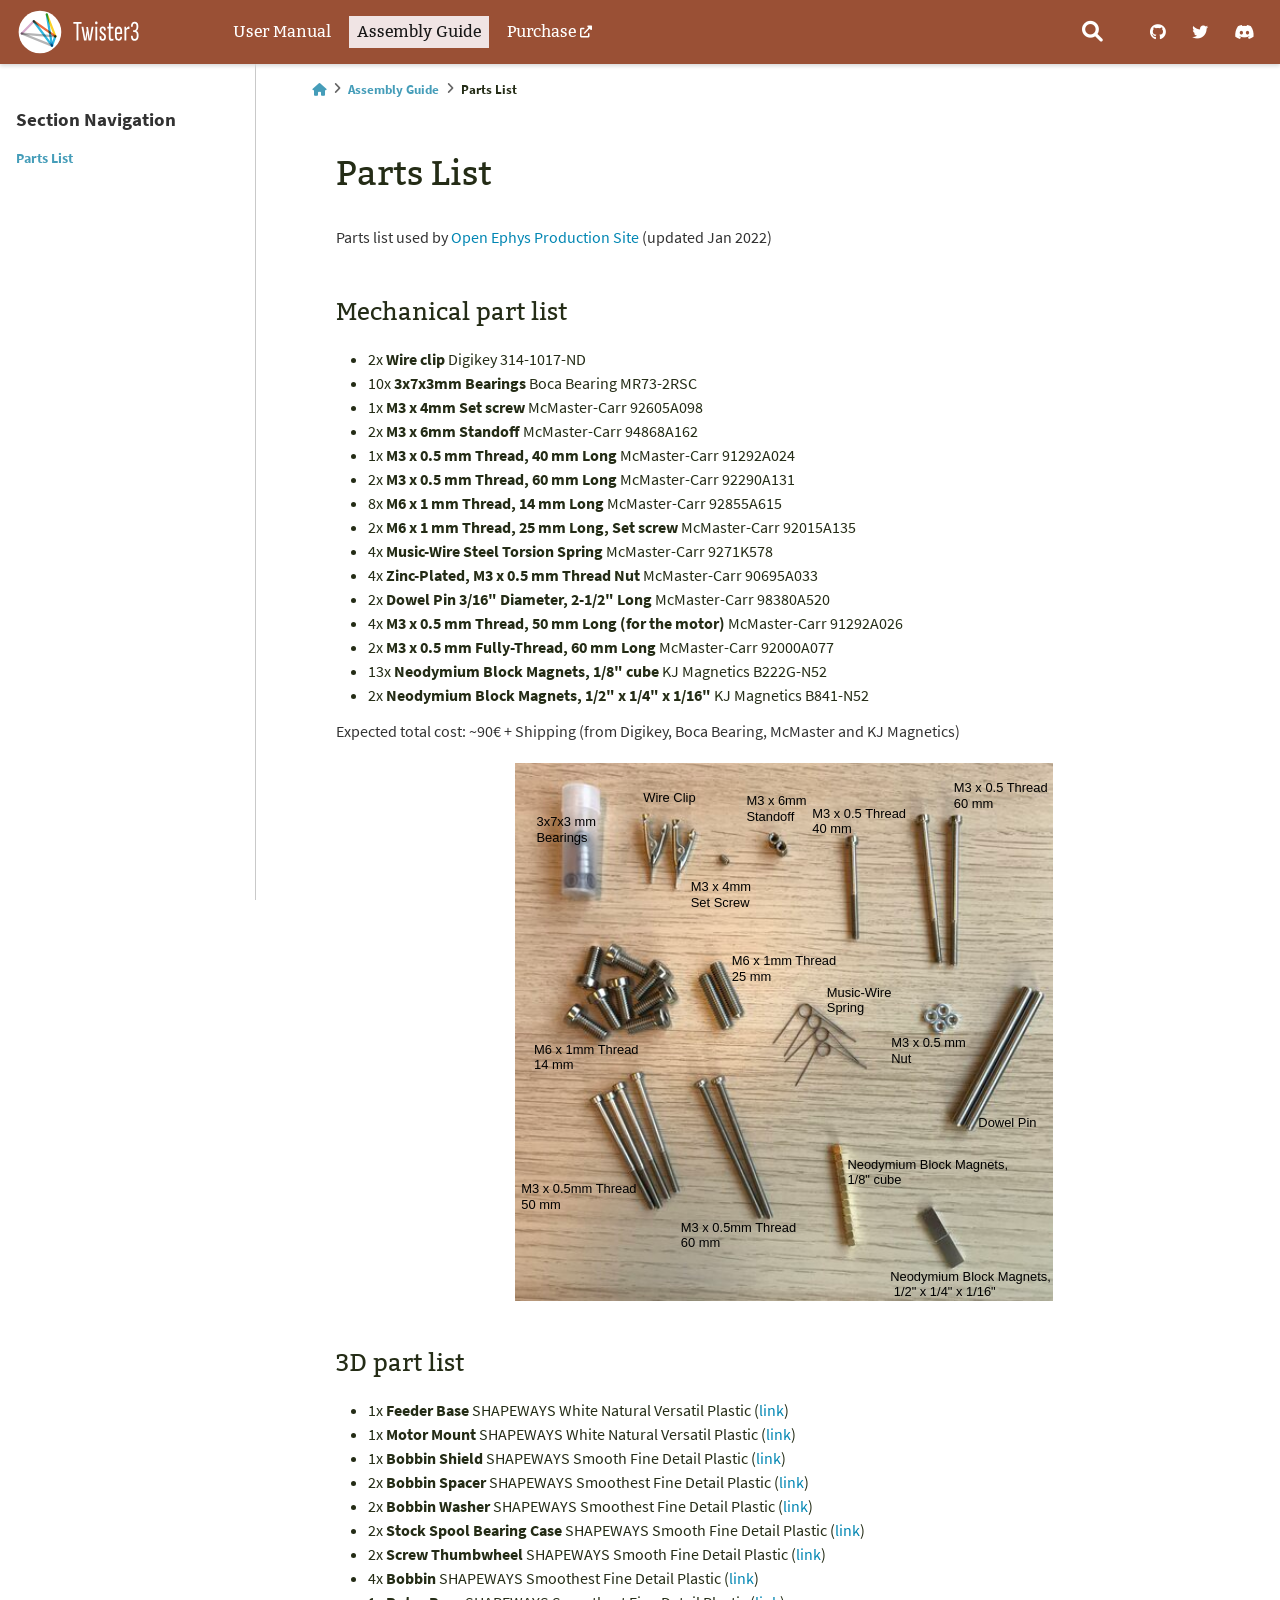
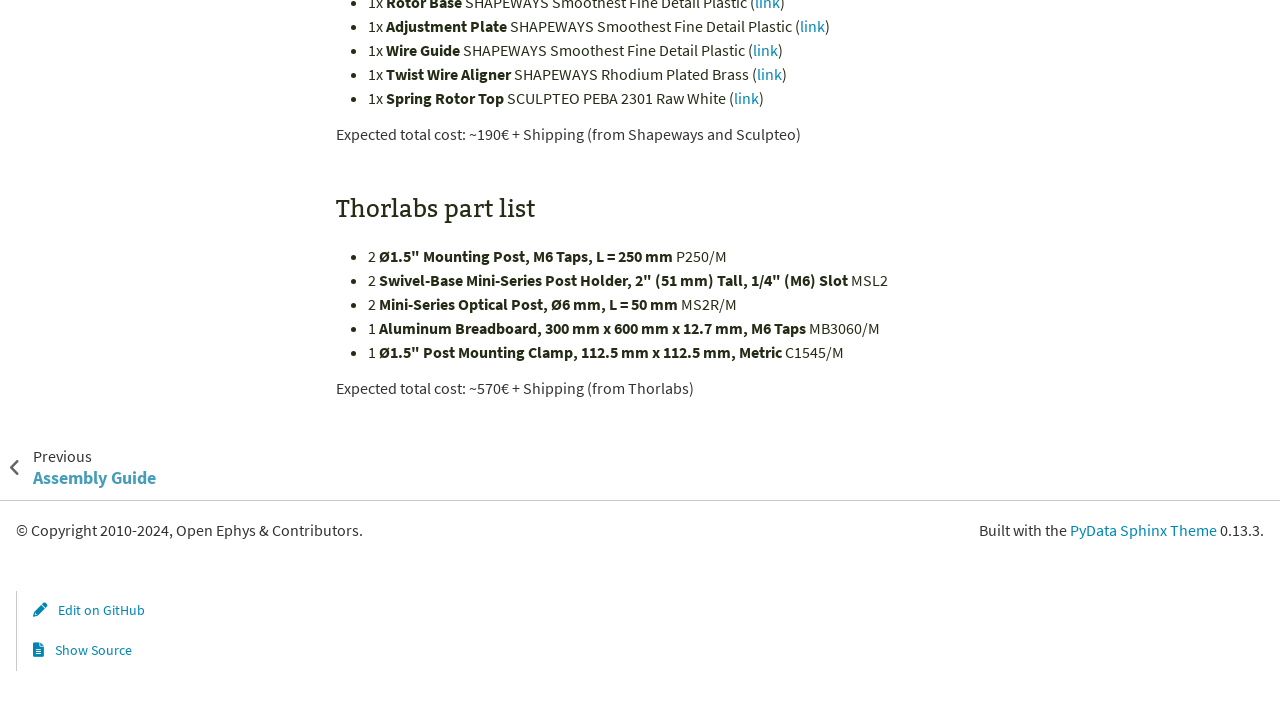
<file: pages/partslist.html>
<!DOCTYPE html>


<html lang="en" >

  <head>
    <meta charset="utf-8" />
    <meta name="viewport" content="width=device-width, initial-scale=1.0" /><meta name="generator" content="Docutils 0.18.1: http://docutils.sourceforge.net/" />

    <title>Parts List &#8212; Twister3 Docs</title>
  
  
  
  <script data-cfasync="false">
    document.documentElement.dataset.mode = localStorage.getItem("mode") || "";
    document.documentElement.dataset.theme = localStorage.getItem("theme") || "light";
  </script>
  
  <!-- Loaded before other Sphinx assets -->
  <link href="../_static/styles/theme.css?digest=e353d410970836974a52" rel="stylesheet" />
<link href="../_static/styles/bootstrap.css?digest=e353d410970836974a52" rel="stylesheet" />
<link href="../_static/styles/pydata-sphinx-theme.css?digest=e353d410970836974a52" rel="stylesheet" />

  
  <link href="../_static/vendor/fontawesome/6.1.2/css/all.min.css?digest=e353d410970836974a52" rel="stylesheet" />
  <link rel="preload" as="font" type="font/woff2" crossorigin href="../_static/vendor/fontawesome/6.1.2/webfonts/fa-solid-900.woff2" />
<link rel="preload" as="font" type="font/woff2" crossorigin href="../_static/vendor/fontawesome/6.1.2/webfonts/fa-brands-400.woff2" />
<link rel="preload" as="font" type="font/woff2" crossorigin href="../_static/vendor/fontawesome/6.1.2/webfonts/fa-regular-400.woff2" />

    <link rel="stylesheet" href="../_static/theme_overrides.css" type="text/css" />
  
  <!-- Pre-loaded scripts that we'll load fully later -->
  <link rel="preload" as="script" href="../_static/scripts/bootstrap.js?digest=e353d410970836974a52" />
<link rel="preload" as="script" href="../_static/scripts/pydata-sphinx-theme.js?digest=e353d410970836974a52" />

    <script data-url_root="../" id="documentation_options" src="../_static/documentation_options.js"></script>
    <script src="../_static/doctools.js"></script>
    <script src="../_static/sphinx_highlight.js"></script>
    <script>DOCUMENTATION_OPTIONS.pagename = 'pages/partslist';</script>
    <link rel="icon" href="../_static/favicon.png"/>
    <link rel="index" title="Index" href="../genindex.html" />
    <link rel="search" title="Search" href="../search.html" />
    <link rel="prev" title="Assembly Guide" href="assemblyguide.html" />
  <meta name="viewport" content="width=device-width, initial-scale=1"/>
  <meta name="docsearch:language" content="en"/>
  </head>
  
  
  <body data-bs-spy="scroll" data-bs-target=".bd-toc-nav" data-offset="180" data-bs-root-margin="0px 0px -60%" data-default-mode="">

  
  
  <a class="skip-link" href="#main-content">Skip to main content</a>
  
  <input type="checkbox"
          class="sidebar-toggle"
          name="__primary"
          id="__primary"/>
  <label class="overlay overlay-primary" for="__primary"></label>
  
  <input type="checkbox"
          class="sidebar-toggle"
          name="__secondary"
          id="__secondary"/>
  <label class="overlay overlay-secondary" for="__secondary"></label>
  
  <div class="search-button__wrapper">
    <div class="search-button__overlay"></div>
    <div class="search-button__search-container">
<form class="bd-search d-flex align-items-center"
      action="../search.html"
      method="get">
  <i class="fa-solid fa-magnifying-glass"></i>
  <input type="search"
         class="form-control"
         name="q"
         id="search-input"
         placeholder="Search the docs ..."
         aria-label="Search the docs ..."
         autocomplete="off"
         autocorrect="off"
         autocapitalize="off"
         spellcheck="false"/>
  <span class="search-button__kbd-shortcut"><kbd class="kbd-shortcut__modifier">Ctrl</kbd>+<kbd>K</kbd></span>
</form></div>
  </div>
  
    <nav class="bd-header navbar navbar-expand-lg bd-navbar">
<div class="bd-header__inner bd-page-width">
  <label class="sidebar-toggle primary-toggle" for="__primary">
    <span class="fa-solid fa-bars"></span>
  </label>
  
  <div class="navbar-header-items__start">
    
      <div class="navbar-item">
  

<a class="navbar-brand logo" href="../index.html">
  
  
  
  
    
    
      
    
    
    <img src="../_static/oe_logo_name.svg" class="logo__image only-light" alt="Logo image"/>
    <script>document.write(`<img src="../_static/oe_logo_name.svg" class="logo__image only-dark" alt="Logo image"/>`);</script>
  
  
</a></div>
    
  </div>
  
  
  <div class="col-lg-9 navbar-header-items">
    
    <div class="me-auto navbar-header-items__center">
      
        <div class="navbar-item"><nav class="navbar-nav">
  <p class="sidebar-header-items__title"
     role="heading"
     aria-level="1"
     aria-label="Site Navigation">
    Site Navigation
  </p>
  <ul class="bd-navbar-elements navbar-nav">
    
                    <li class="nav-item">
                      <a class="nav-link nav-internal" href="usingtwister.html">
                        User Manual
                      </a>
                    </li>
                

                    <li class="nav-item current active">
                      <a class="nav-link nav-internal" href="assemblyguide.html">
                        Assembly Guide
                      </a>
                    </li>
                

                <li class="nav-item">
                  <a class="nav-link nav-external" href="https://open-ephys.org/twister-3/twister-3">
                    Purchase
                  </a>
                </li>
                
  </ul>
</nav></div>
      
    </div>
    
    
    <div class="navbar-header-items__end">
      
        <div class="navbar-item navbar-persistent--container">
          
<script>
document.write(`
  <button class="btn btn-sm navbar-btn search-button search-button__button" title="Search" aria-label="Search" data-bs-placement="bottom" data-bs-toggle="tooltip">
    <i class="fa-solid fa-magnifying-glass"></i>
  </button>
`);
</script>
        </div>
      
      
        <div class="navbar-item"><ul class="navbar-icon-links navbar-nav"
    aria-label="Icon Links">
        <li class="nav-item">
          
          
          
          
          
          
          
          
          <a href="https://github.com/jonnew/twister3" title="GitHub" class="nav-link" rel="noopener" target="_blank" data-bs-toggle="tooltip" data-bs-placement="bottom"><span><i class="fab fa-github"></i></span>
            <label class="sr-only">GitHub</label></a>
        </li>
        <li class="nav-item">
          
          
          
          
          
          
          
          
          <a href="https://twitter.com/openephys" title="Twitter" class="nav-link" rel="noopener" target="_blank" data-bs-toggle="tooltip" data-bs-placement="bottom"><span><i class="fab fa-twitter"></i></span>
            <label class="sr-only">Twitter</label></a>
        </li>
        <li class="nav-item">
          
          
          
          
          
          
          
          
          <a href="https://discord.gg/WXAx2URNQU" title="Discord" class="nav-link" rel="noopener" target="_blank" data-bs-toggle="tooltip" data-bs-placement="bottom"><span><i class="fab fa-discord"></i></span>
            <label class="sr-only">Discord</label></a>
        </li>
</ul></div>
      
    </div>
    
  </div>
  
  
    <div class="navbar-persistent--mobile">
<script>
document.write(`
  <button class="btn btn-sm navbar-btn search-button search-button__button" title="Search" aria-label="Search" data-bs-placement="bottom" data-bs-toggle="tooltip">
    <i class="fa-solid fa-magnifying-glass"></i>
  </button>
`);
</script>
    </div>
  

  
    <label class="sidebar-toggle secondary-toggle" for="__secondary">
      <span class="fa-solid fa-outdent"></span>
    </label>
  
</div>

    </nav>
  
  <div class="bd-container">
    <div class="bd-container__inner bd-page-width">
      
      <div class="bd-sidebar-primary bd-sidebar">
        

  
  <div class="sidebar-header-items sidebar-primary__section">
    
    
      <div class="sidebar-header-items__center">
        
          <div class="navbar-item"><nav class="navbar-nav">
  <p class="sidebar-header-items__title"
     role="heading"
     aria-level="1"
     aria-label="Site Navigation">
    Site Navigation
  </p>
  <ul class="bd-navbar-elements navbar-nav">
    
                    <li class="nav-item">
                      <a class="nav-link nav-internal" href="usingtwister.html">
                        User Manual
                      </a>
                    </li>
                

                    <li class="nav-item current active">
                      <a class="nav-link nav-internal" href="assemblyguide.html">
                        Assembly Guide
                      </a>
                    </li>
                

                <li class="nav-item">
                  <a class="nav-link nav-external" href="https://open-ephys.org/twister-3/twister-3">
                    Purchase
                  </a>
                </li>
                
  </ul>
</nav></div>
        
      </div>
    
    
    
      <div class="sidebar-header-items__end">
        
          <div class="navbar-item"><ul class="navbar-icon-links navbar-nav"
    aria-label="Icon Links">
        <li class="nav-item">
          
          
          
          
          
          
          
          
          <a href="https://github.com/jonnew/twister3" title="GitHub" class="nav-link" rel="noopener" target="_blank" data-bs-toggle="tooltip" data-bs-placement="bottom"><span><i class="fab fa-github"></i></span>
            <label class="sr-only">GitHub</label></a>
        </li>
        <li class="nav-item">
          
          
          
          
          
          
          
          
          <a href="https://twitter.com/openephys" title="Twitter" class="nav-link" rel="noopener" target="_blank" data-bs-toggle="tooltip" data-bs-placement="bottom"><span><i class="fab fa-twitter"></i></span>
            <label class="sr-only">Twitter</label></a>
        </li>
        <li class="nav-item">
          
          
          
          
          
          
          
          
          <a href="https://discord.gg/WXAx2URNQU" title="Discord" class="nav-link" rel="noopener" target="_blank" data-bs-toggle="tooltip" data-bs-placement="bottom"><span><i class="fab fa-discord"></i></span>
            <label class="sr-only">Discord</label></a>
        </li>
</ul></div>
        
      </div>
    
  </div>
  
    <div class="sidebar-primary-items__start sidebar-primary__section">
        <div class="sidebar-primary-item"><nav class="bd-docs-nav bd-links"
     aria-label="Section Navigation">
  <p class="bd-links__title" role="heading" aria-level="1">Section Navigation</p>
  <div class="bd-toc-item navbar-nav"><ul class="current nav bd-sidenav">
<li class="toctree-l1 current active"><a class="current reference internal" href="#">Parts List</a></li>
</ul>
</div>
</nav></div>
    </div>
  
  
  <div class="sidebar-primary-items__end sidebar-primary__section">
  </div>
  
  <div id="rtd-footer-container"></div>


      </div>
      
      <main id="main-content" class="bd-main">
        
        
          <div class="bd-content">
            <div class="bd-article-container">
              
              <div class="bd-header-article">
<div class="header-article-items header-article__inner">
  
    <div class="header-article-items__start">
      
        <div class="header-article-item">



<nav aria-label="Breadcrumbs">
  <ul class="bd-breadcrumbs" role="navigation" aria-label="Breadcrumb">
    
    <li class="breadcrumb-item breadcrumb-home">
      <a href="../index.html" class="nav-link" aria-label="Home">
        <i class="fa-solid fa-home"></i>
      </a>
    </li>
    
    <li class="breadcrumb-item"><a href="assemblyguide.html" class="nav-link">Assembly Guide</a></li>
    
    <li class="breadcrumb-item active" aria-current="page">Parts List</li>
  </ul>
</nav>
</div>
      
    </div>
  
  
</div>
</div>
              
              
              
                
<div id="searchbox"></div>
                <article class="bd-article" role="main">
                  
  <section id="parts-list">
<span id="partslist"></span><h1>Parts List<a class="headerlink" href="#parts-list" title="Permalink to this heading">#</a></h1>
<p>Parts list used by <a class="reference external" href="https://open-ephys.org/twister-3/twister-3">Open Ephys Production Site</a>
(updated Jan 2022)</p>
<h2 id="mechanical-part-list">Mechanical part list</h2>
<ul>
<li>2x <strong>Wire clip</strong> Digikey 314-1017-ND</li>
<li>10x <strong>3x7x3mm Bearings</strong> Boca Bearing MR73-2RSC</li>
<li>1x <strong>M3 x 4mm Set screw</strong> McMaster-Carr 92605A098</li>
<li>2x <strong>M3 x 6mm Standoff</strong> McMaster-Carr 94868A162</li>
<li>1x <strong>M3 x 0.5 mm Thread, 40 mm Long</strong> McMaster-Carr 91292A024</li>
<li>2x <strong>M3 x 0.5 mm Thread, 60 mm Long</strong> McMaster-Carr 92290A131</li>
<li>8x <strong>M6 x 1 mm Thread, 14 mm Long</strong> McMaster-Carr 92855A615</li>
<li>2x <strong>M6 x 1 mm Thread, 25 mm Long, Set screw</strong> McMaster-Carr 92015A135</li>
<li>4x <strong>Music-Wire Steel Torsion Spring</strong> McMaster-Carr 9271K578</li>
<li>4x <strong>Zinc-Plated, M3 x 0.5 mm Thread Nut</strong> McMaster-Carr 90695A033</li>
<li>2x <strong>Dowel Pin 3/16" Diameter, 2-1/2" Long</strong> McMaster-Carr 98380A520</li>
<li>4x <strong>M3 x 0.5 mm Thread, 50 mm Long (for the motor)</strong> McMaster-Carr 91292A026</li>
<li>2x <strong>M3 x 0.5 mm Fully-Thread, 60 mm Long</strong> McMaster-Carr 92000A077</li>
<li>13x <strong>Neodymium Block Magnets, 1/8" cube</strong> KJ Magnetics B222G-N52</li>
<li>2x <strong>Neodymium Block Magnets, 1/2" x 1/4" x 1/16"</strong> KJ Magnetics B841-N52</li>
</ul>
<p>Expected total cost: ~90€ + Shipping (from Digikey, Boca Bearing, McMaster and KJ Magnetics)</p><a class="reference internal image-reference" href="../_images/twister3+mechanical+all.svg"><img alt="../_images/twister3%2Bmechanical%2Ball.svg" class="align-center" src="../_images/twister3%2Bmechanical%2Ball.svg" width="60%" /></a>
<h2 id="3d-part-list">3D part list</h2>
<ul id="yui_3_17_2_1_1642157491334_794">
<li>1x <strong>Feeder Base</strong> SHAPEWAYS White Natural Versatil Plastic (<a href="http://shpws.me/QtfT" tabindex="0">link</a>)</li>
<li>1x <strong>Motor Mount</strong> SHAPEWAYS White Natural Versatil Plastic (<a href="http://shpws.me/QtfL" tabindex="0">link</a>)</li>
<li>1x <strong>Bobbin Shield</strong> SHAPEWAYS Smooth Fine Detail Plastic (<a href="http://shpws.me/QtfU" tabindex="0">link</a>)</li>
<li>2x <strong>Bobbin Spacer</strong> SHAPEWAYS Smoothest Fine Detail Plastic (<a href="http://shpws.me/QtfR" tabindex="0">link</a>)</li>
<li>2x <strong>Bobbin Washer</strong> SHAPEWAYS Smoothest Fine Detail Plastic (<a href="http://shpws.me/QtfP" tabindex="0">link</a>)</li>
<li>2x <strong>Stock Spool Bearing Case</strong> SHAPEWAYS Smooth Fine Detail Plastic (<a href="http://shpws.me/QUtz" tabindex="0">link</a>)</li>
<li>2x <strong>Screw Thumbwheel</strong> SHAPEWAYS Smooth Fine Detail Plastic (<a href="http://shpws.me/Rekv" tabindex="0">link</a>)</li>
<li>4x <strong>Bobbin</strong> SHAPEWAYS Smoothest Fine Detail Plastic (<a href="http://shpws.me/QtfM" tabindex="0">link</a>)</li>
<li>1x <strong>Rotor Base</strong> SHAPEWAYS Smoothest Fine Detail Plastic (<a href="http://shpws.me/QtfK" tabindex="0">link</a>)</li>
<li>1x <strong>Adjustment Plate</strong> SHAPEWAYS Smoothest Fine Detail Plastic (<a href="http://shpws.me/Rekt" tabindex="0">link</a>)</li>
<li id="yui_3_17_2_1_1642157491334_793">1x <strong>Wire Guide</strong> SHAPEWAYS Smoothest Fine Detail Plastic (<a href="http://shpws.me/QtfI" tabindex="0">link</a>)</li>
<li>1x <strong>Twist Wire Aligner</strong> SHAPEWAYS Rhodium Plated Brass (<a href="http://shpws.me/R6mo" tabindex="0">link</a>)</li>
<li>1x <strong>Spring Rotor Top</strong> SCULPTEO PEBA 2301 Raw White (<a href="https://www.sculpteo.com/en/print/twister3_spring-top-8/9vuKFF5M?basket=1&amp;noclickredirect=1&amp;uuid=vJb20zUb4oPn5P6EvoZWwe" tabindex="0">link</a>)</li>
</ul>
<p>Expected total cost: ~190€ + Shipping (from Shapeways and Sculpteo)</p>
<h2 id="thorlabs-part-list">Thorlabs part list</h2>
<ul>
<li>2 <strong>Ø1.5" Mounting Post, M6 Taps, L = 250 mm</strong> P250/M</li>
<li>2 <strong>Swivel-Base Mini-Series Post Holder, 2" (51 mm) Tall, 1/4" (M6) Slot</strong> MSL2</li>
<li>2 <strong>Mini-Series Optical Post, Ø6 mm, L = 50 mm</strong> MS2R/M</li>
<li>1 <strong>Aluminum Breadboard, 300 mm x 600 mm x 12.7 mm, M6 Taps</strong> MB3060/M</li>
<li>1 <strong>Ø1.5" Post Mounting Clamp, 112.5 mm x 112.5 mm, Metric</strong> C1545/M</li>
</ul>
<p>Expected total cost: ~570€ + Shipping (from Thorlabs)</p>
</div></div></div></div></div>
</div></section>


                </article>
              
              
              
                <footer class="bd-footer-article">
                  
<div class="footer-article-items footer-article__inner">
  
    <div class="footer-article-item"><!-- Previous / next buttons -->
<div class="prev-next-area">
    <a class="left-prev"
       href="assemblyguide.html"
       title="previous page">
      <i class="fa-solid fa-angle-left"></i>
      <div class="prev-next-info">
        <p class="prev-next-subtitle">previous</p>
        <p class="prev-next-title">Assembly Guide</p>
      </div>
    </a>
</div></div>
  
</div>

                </footer>
              
            </div>
            
            
              
                <div class="bd-sidebar-secondary bd-toc"><div class="sidebar-secondary-items sidebar-secondary__inner">

  <div class="sidebar-secondary-item">
  
  <div class="tocsection editthispage">
    <a href="https://github.com/open-ephys/twister3-docs/edit/main/source/pages/partslist.rst">
      <i class="fa-solid fa-pencil"></i>
      
      
        
          Edit on GitHub
        
      
    </a>
  </div>
</div>

  <div class="sidebar-secondary-item">
  <div class="tocsection sourcelink">
    <a href="../_sources/pages/partslist.rst.txt">
      <i class="fa-solid fa-file-lines"></i> Show Source
    </a>
  </div>
</div>

</div></div>
              
            
          </div>
          <footer class="bd-footer-content">
            
          </footer>
        
      </main>
    </div>
  </div>
  
  <!-- Scripts loaded after <body> so the DOM is not blocked -->
  <script src="../_static/scripts/bootstrap.js?digest=e353d410970836974a52"></script>
<script src="../_static/scripts/pydata-sphinx-theme.js?digest=e353d410970836974a52"></script>

  <footer class="bd-footer">
<div class="bd-footer__inner bd-page-width">
  
    <div class="footer-items__start">
      
        <div class="footer-item">
  <p class="copyright">
    
      © Copyright 2010-2024, Open Ephys &amp; Contributors.
      <br/>
    
  </p>
</div>
      
    </div>
  
  
    <div class="footer-items__end">
      
        <div class="footer-item"><p class="theme-version">
  Built with the <a href="https://pydata-sphinx-theme.readthedocs.io/en/stable/index.html">PyData Sphinx Theme</a> 0.13.3.
</p></div>
      
    </div>
  
</div>

  </footer>
  </body>
</html>
</file>
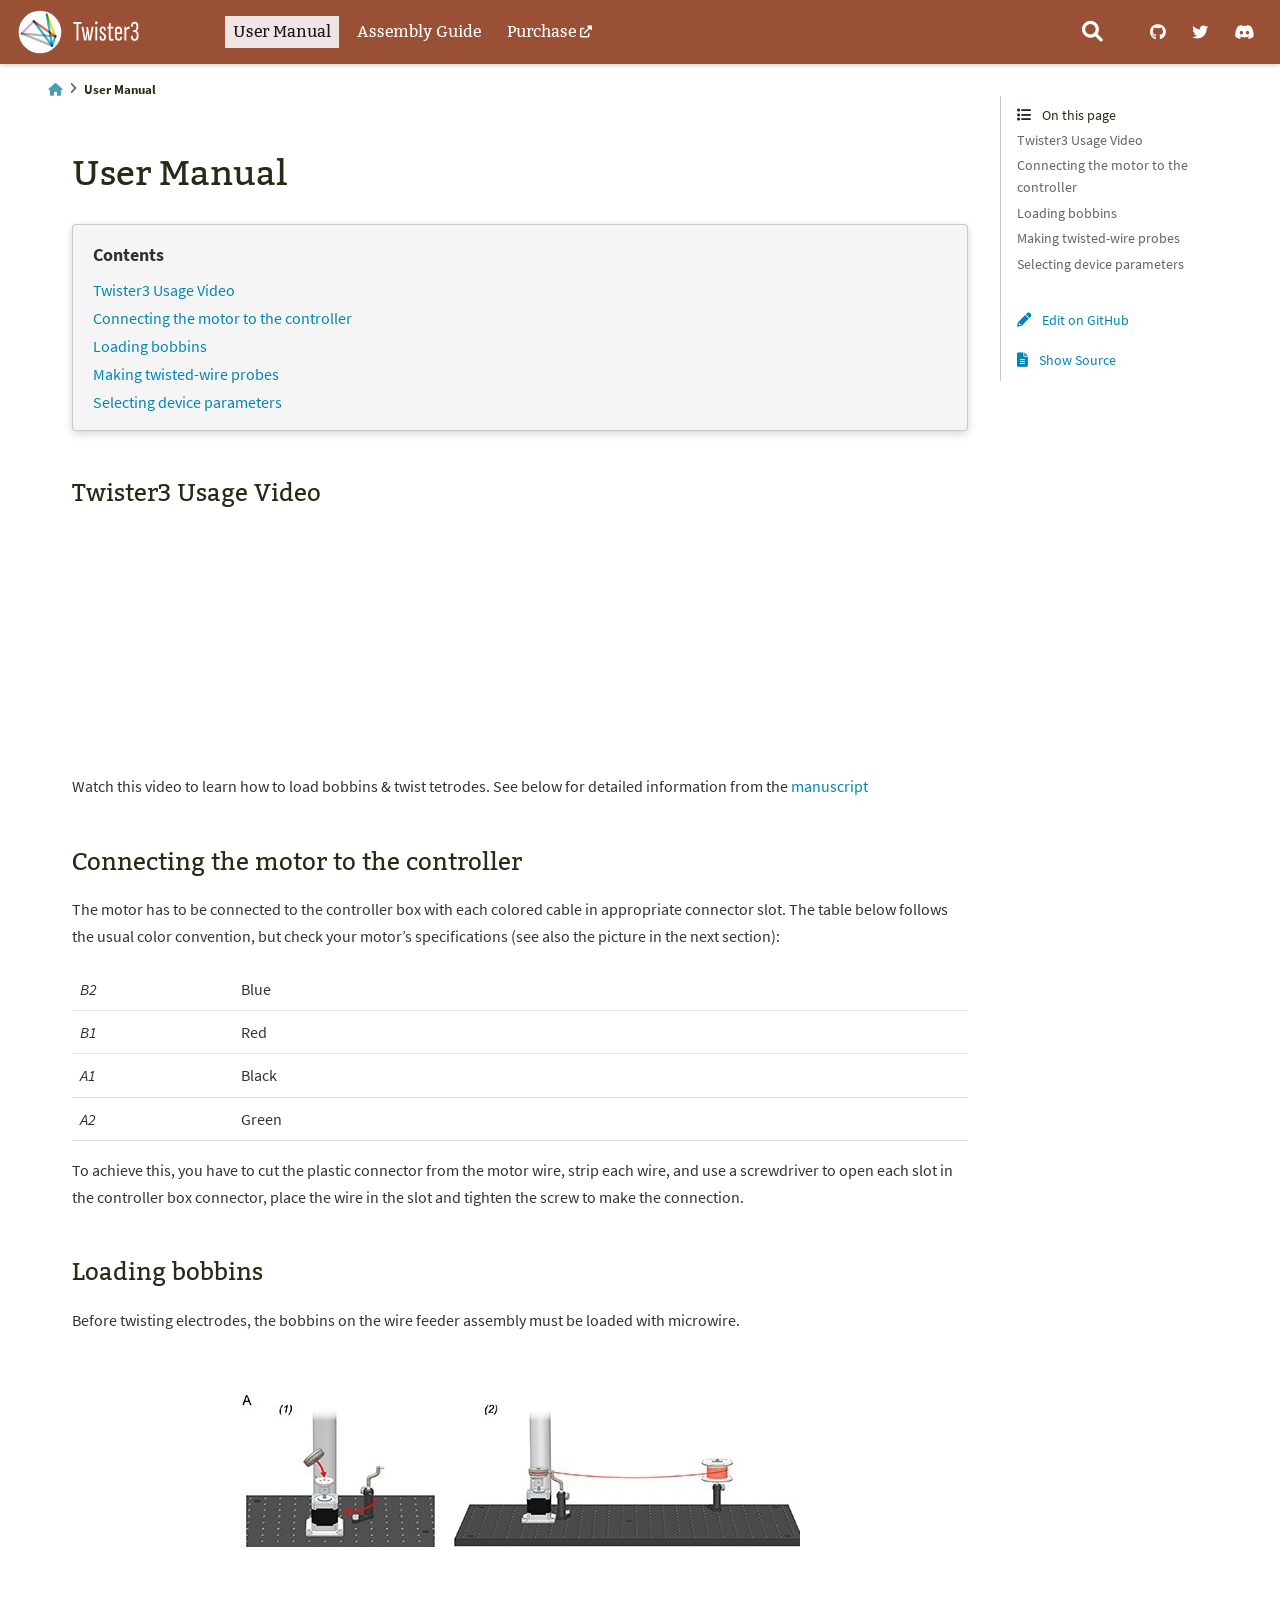
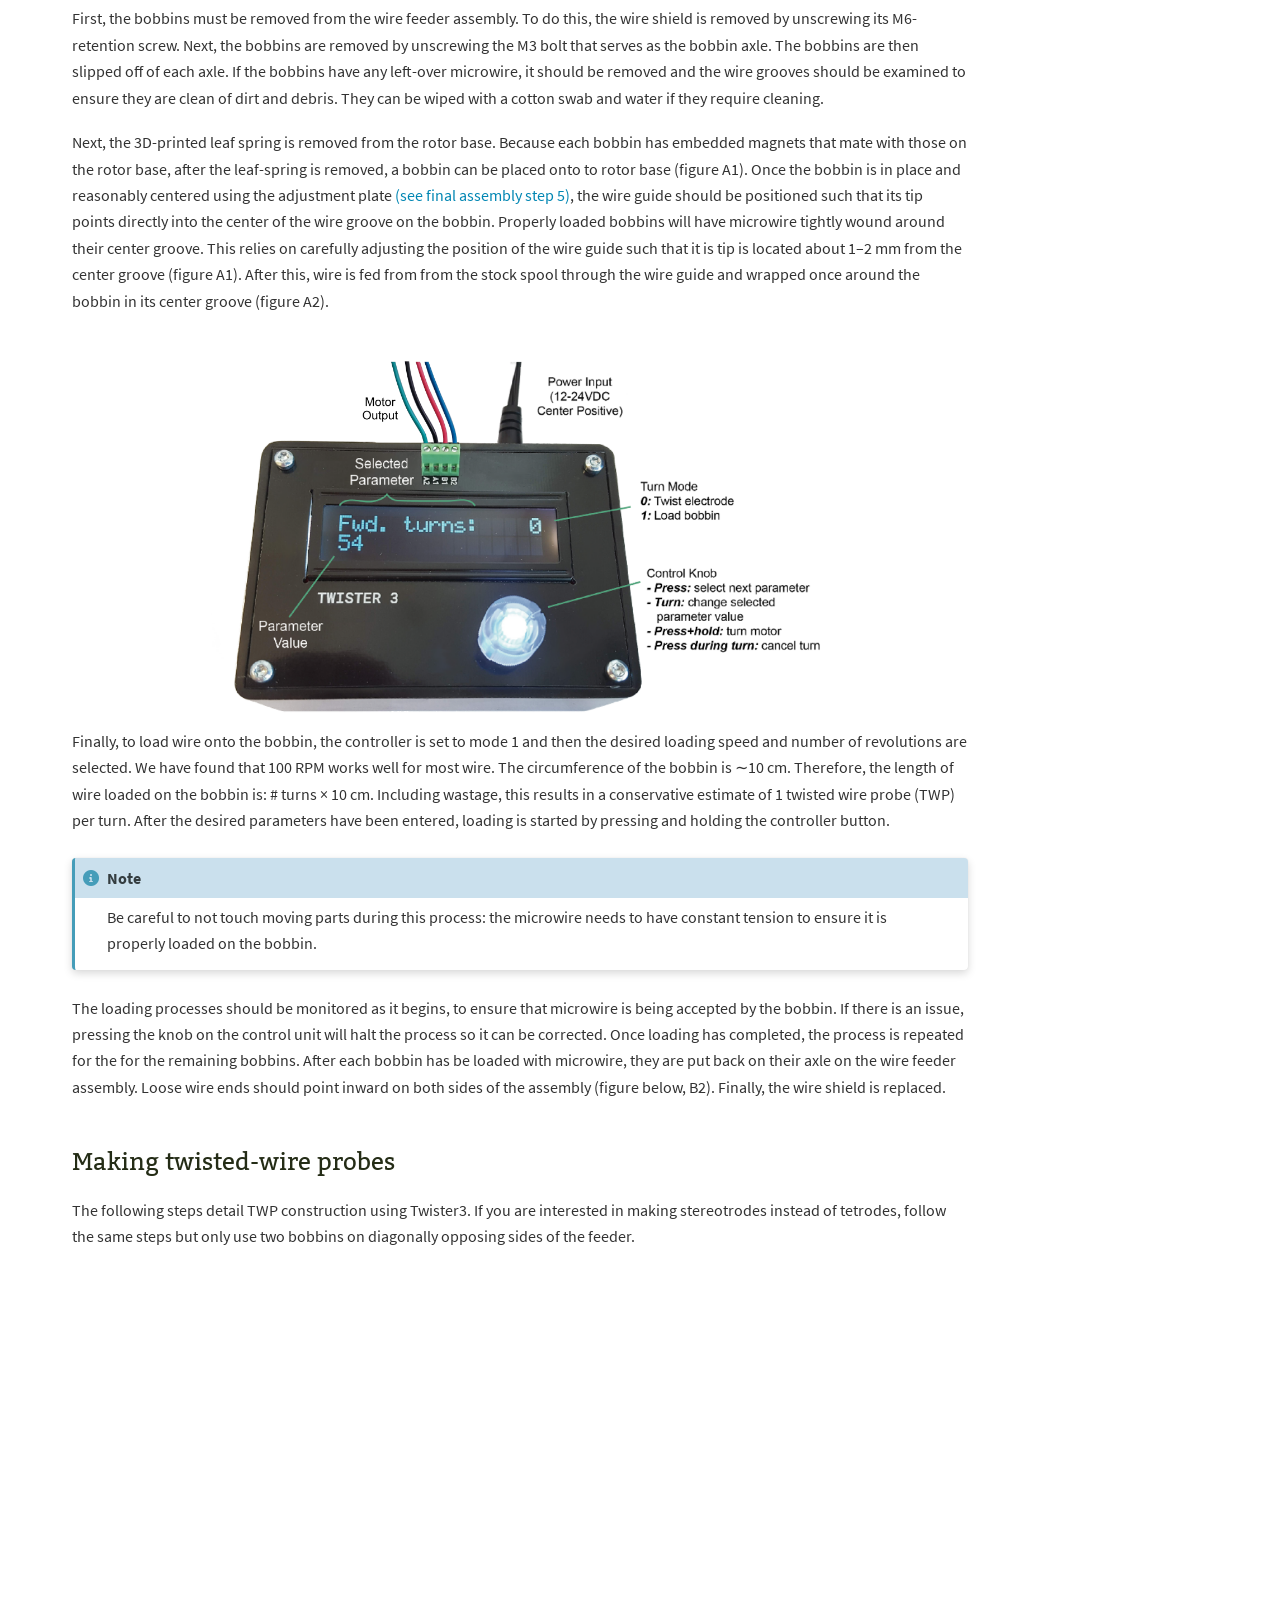
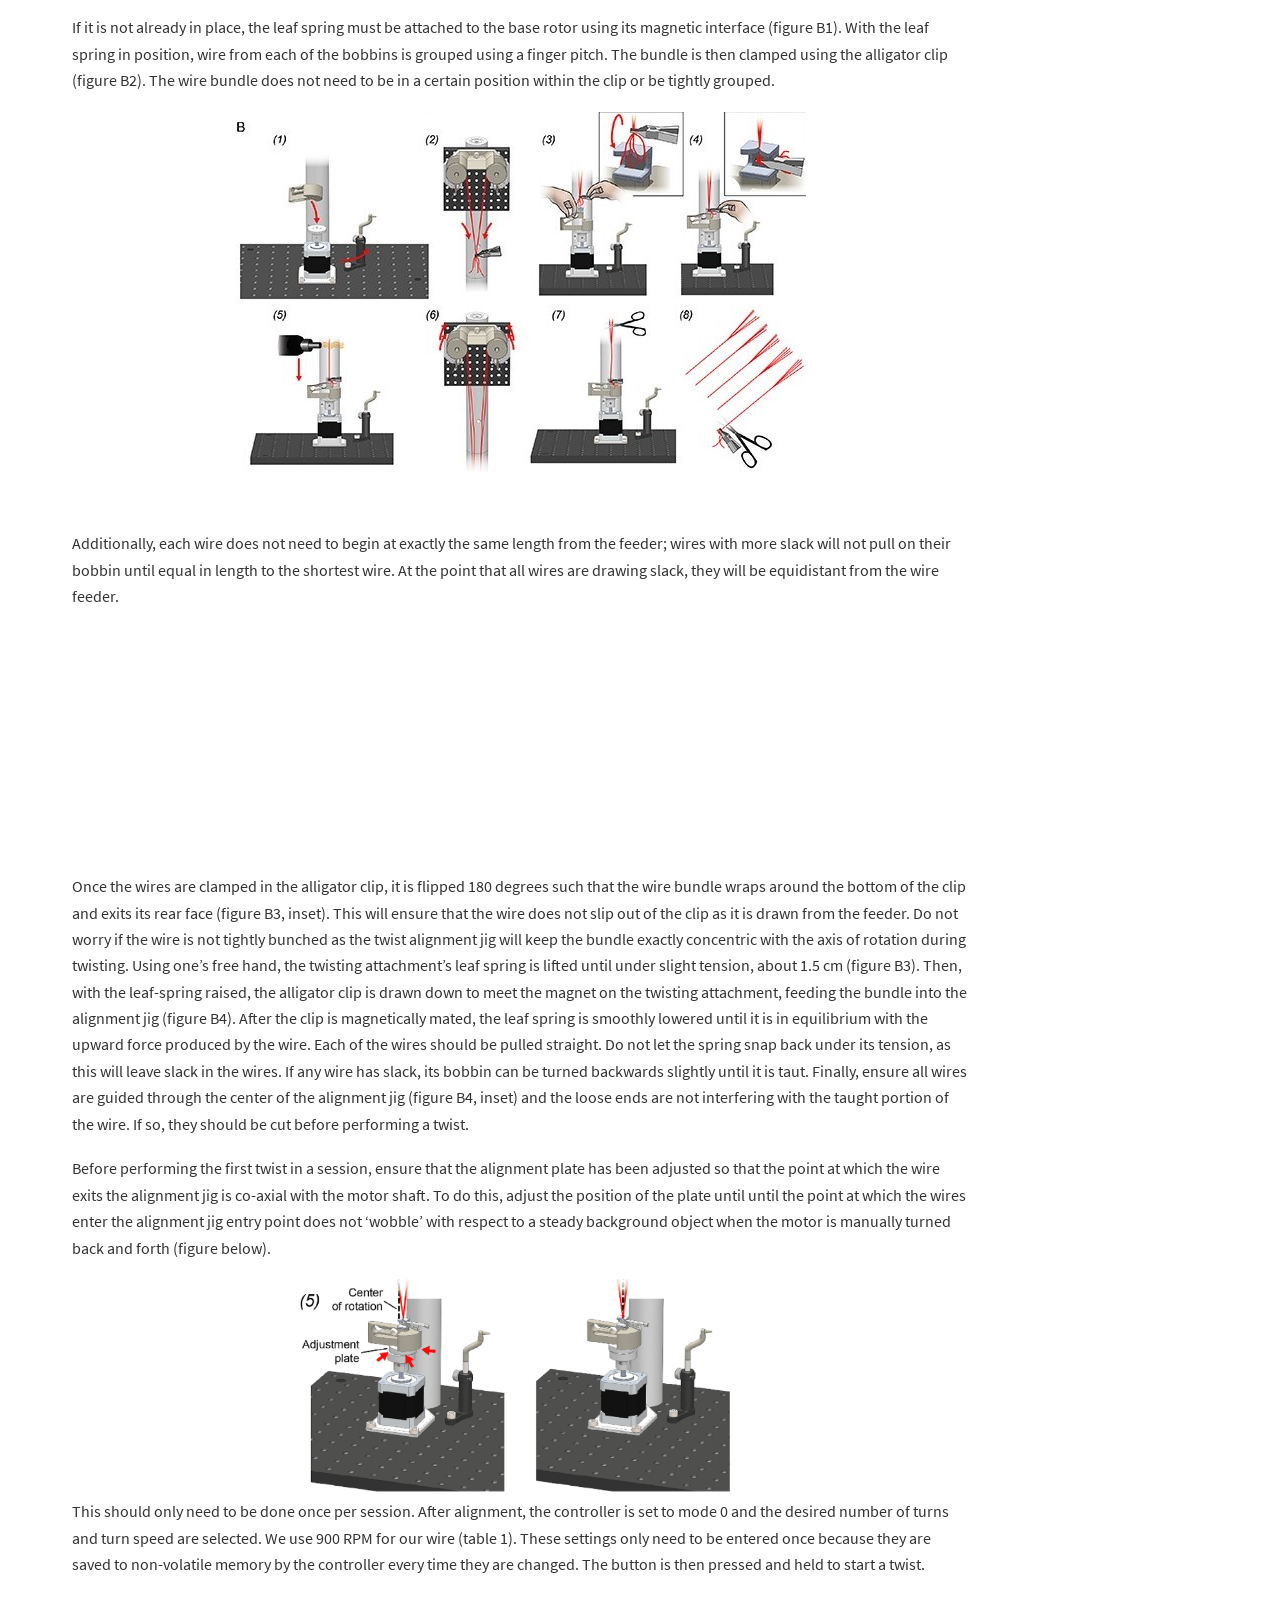
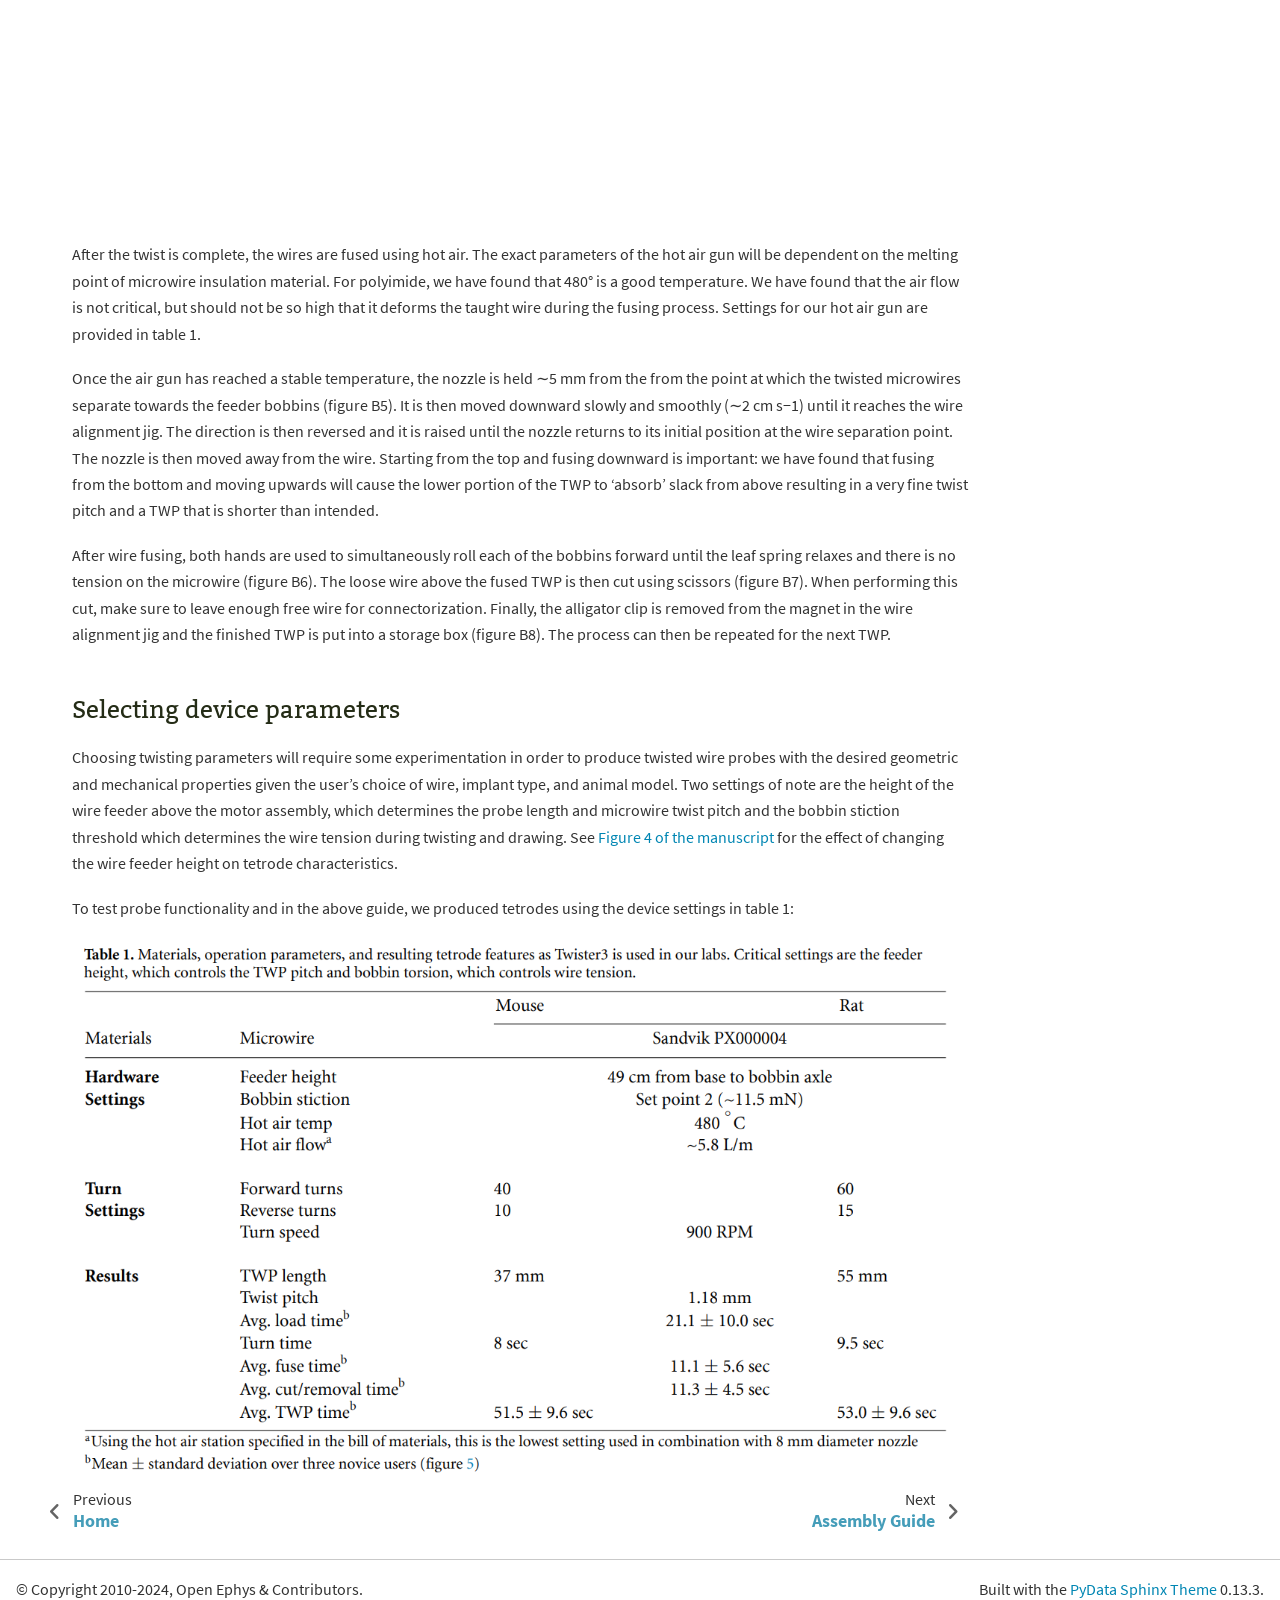
<file: pages/usingtwister.html>
<!DOCTYPE html>


<html lang="en" >

  <head>
    <meta charset="utf-8" />
    <meta name="viewport" content="width=device-width, initial-scale=1.0" /><meta name="generator" content="Docutils 0.18.1: http://docutils.sourceforge.net/" />

    <title>User Manual &#8212; Twister3 Docs</title>
  
  
  
  <script data-cfasync="false">
    document.documentElement.dataset.mode = localStorage.getItem("mode") || "";
    document.documentElement.dataset.theme = localStorage.getItem("theme") || "light";
  </script>
  
  <!-- Loaded before other Sphinx assets -->
  <link href="../_static/styles/theme.css?digest=e353d410970836974a52" rel="stylesheet" />
<link href="../_static/styles/bootstrap.css?digest=e353d410970836974a52" rel="stylesheet" />
<link href="../_static/styles/pydata-sphinx-theme.css?digest=e353d410970836974a52" rel="stylesheet" />

  
  <link href="../_static/vendor/fontawesome/6.1.2/css/all.min.css?digest=e353d410970836974a52" rel="stylesheet" />
  <link rel="preload" as="font" type="font/woff2" crossorigin href="../_static/vendor/fontawesome/6.1.2/webfonts/fa-solid-900.woff2" />
<link rel="preload" as="font" type="font/woff2" crossorigin href="../_static/vendor/fontawesome/6.1.2/webfonts/fa-brands-400.woff2" />
<link rel="preload" as="font" type="font/woff2" crossorigin href="../_static/vendor/fontawesome/6.1.2/webfonts/fa-regular-400.woff2" />

    <link rel="stylesheet" href="../_static/theme_overrides.css" type="text/css" />
  
  <!-- Pre-loaded scripts that we'll load fully later -->
  <link rel="preload" as="script" href="../_static/scripts/bootstrap.js?digest=e353d410970836974a52" />
<link rel="preload" as="script" href="../_static/scripts/pydata-sphinx-theme.js?digest=e353d410970836974a52" />

    <script data-url_root="../" id="documentation_options" src="../_static/documentation_options.js"></script>
    <script src="../_static/doctools.js"></script>
    <script src="../_static/sphinx_highlight.js"></script>
    <script>DOCUMENTATION_OPTIONS.pagename = 'pages/usingtwister';</script>
    <link rel="icon" href="../_static/favicon.png"/>
    <link rel="index" title="Index" href="../genindex.html" />
    <link rel="search" title="Search" href="../search.html" />
    <link rel="next" title="Assembly Guide" href="assemblyguide.html" />
    <link rel="prev" title="Home" href="../index.html" />
  <meta name="viewport" content="width=device-width, initial-scale=1"/>
  <meta name="docsearch:language" content="en"/>
  </head>
  
  
  <body data-bs-spy="scroll" data-bs-target=".bd-toc-nav" data-offset="180" data-bs-root-margin="0px 0px -60%" data-default-mode="">

  
  
  <a class="skip-link" href="#main-content">Skip to main content</a>
  
  <input type="checkbox"
          class="sidebar-toggle"
          name="__primary"
          id="__primary"/>
  <label class="overlay overlay-primary" for="__primary"></label>
  
  <input type="checkbox"
          class="sidebar-toggle"
          name="__secondary"
          id="__secondary"/>
  <label class="overlay overlay-secondary" for="__secondary"></label>
  
  <div class="search-button__wrapper">
    <div class="search-button__overlay"></div>
    <div class="search-button__search-container">
<form class="bd-search d-flex align-items-center"
      action="../search.html"
      method="get">
  <i class="fa-solid fa-magnifying-glass"></i>
  <input type="search"
         class="form-control"
         name="q"
         id="search-input"
         placeholder="Search the docs ..."
         aria-label="Search the docs ..."
         autocomplete="off"
         autocorrect="off"
         autocapitalize="off"
         spellcheck="false"/>
  <span class="search-button__kbd-shortcut"><kbd class="kbd-shortcut__modifier">Ctrl</kbd>+<kbd>K</kbd></span>
</form></div>
  </div>
  
    <nav class="bd-header navbar navbar-expand-lg bd-navbar">
<div class="bd-header__inner bd-page-width">
  <label class="sidebar-toggle primary-toggle" for="__primary">
    <span class="fa-solid fa-bars"></span>
  </label>
  
  <div class="navbar-header-items__start">
    
      <div class="navbar-item">
  

<a class="navbar-brand logo" href="../index.html">
  
  
  
  
    
    
      
    
    
    <img src="../_static/oe_logo_name.svg" class="logo__image only-light" alt="Logo image"/>
    <script>document.write(`<img src="../_static/oe_logo_name.svg" class="logo__image only-dark" alt="Logo image"/>`);</script>
  
  
</a></div>
    
  </div>
  
  
  <div class="col-lg-9 navbar-header-items">
    
    <div class="me-auto navbar-header-items__center">
      
        <div class="navbar-item"><nav class="navbar-nav">
  <p class="sidebar-header-items__title"
     role="heading"
     aria-level="1"
     aria-label="Site Navigation">
    Site Navigation
  </p>
  <ul class="bd-navbar-elements navbar-nav">
    
                    <li class="nav-item current active">
                      <a class="nav-link nav-internal" href="#">
                        User Manual
                      </a>
                    </li>
                

                    <li class="nav-item">
                      <a class="nav-link nav-internal" href="assemblyguide.html">
                        Assembly Guide
                      </a>
                    </li>
                

                <li class="nav-item">
                  <a class="nav-link nav-external" href="https://open-ephys.org/twister-3/twister-3">
                    Purchase
                  </a>
                </li>
                
  </ul>
</nav></div>
      
    </div>
    
    
    <div class="navbar-header-items__end">
      
        <div class="navbar-item navbar-persistent--container">
          
<script>
document.write(`
  <button class="btn btn-sm navbar-btn search-button search-button__button" title="Search" aria-label="Search" data-bs-placement="bottom" data-bs-toggle="tooltip">
    <i class="fa-solid fa-magnifying-glass"></i>
  </button>
`);
</script>
        </div>
      
      
        <div class="navbar-item"><ul class="navbar-icon-links navbar-nav"
    aria-label="Icon Links">
        <li class="nav-item">
          
          
          
          
          
          
          
          
          <a href="https://github.com/jonnew/twister3" title="GitHub" class="nav-link" rel="noopener" target="_blank" data-bs-toggle="tooltip" data-bs-placement="bottom"><span><i class="fab fa-github"></i></span>
            <label class="sr-only">GitHub</label></a>
        </li>
        <li class="nav-item">
          
          
          
          
          
          
          
          
          <a href="https://twitter.com/openephys" title="Twitter" class="nav-link" rel="noopener" target="_blank" data-bs-toggle="tooltip" data-bs-placement="bottom"><span><i class="fab fa-twitter"></i></span>
            <label class="sr-only">Twitter</label></a>
        </li>
        <li class="nav-item">
          
          
          
          
          
          
          
          
          <a href="https://discord.gg/WXAx2URNQU" title="Discord" class="nav-link" rel="noopener" target="_blank" data-bs-toggle="tooltip" data-bs-placement="bottom"><span><i class="fab fa-discord"></i></span>
            <label class="sr-only">Discord</label></a>
        </li>
</ul></div>
      
    </div>
    
  </div>
  
  
    <div class="navbar-persistent--mobile">
<script>
document.write(`
  <button class="btn btn-sm navbar-btn search-button search-button__button" title="Search" aria-label="Search" data-bs-placement="bottom" data-bs-toggle="tooltip">
    <i class="fa-solid fa-magnifying-glass"></i>
  </button>
`);
</script>
    </div>
  

  
    <label class="sidebar-toggle secondary-toggle" for="__secondary">
      <span class="fa-solid fa-outdent"></span>
    </label>
  
</div>

    </nav>
  
  <div class="bd-container">
    <div class="bd-container__inner bd-page-width">
      
      <div class="bd-sidebar-primary bd-sidebar hide-on-wide">
        

  
  <div class="sidebar-header-items sidebar-primary__section">
    
    
      <div class="sidebar-header-items__center">
        
          <div class="navbar-item"><nav class="navbar-nav">
  <p class="sidebar-header-items__title"
     role="heading"
     aria-level="1"
     aria-label="Site Navigation">
    Site Navigation
  </p>
  <ul class="bd-navbar-elements navbar-nav">
    
                    <li class="nav-item current active">
                      <a class="nav-link nav-internal" href="#">
                        User Manual
                      </a>
                    </li>
                

                    <li class="nav-item">
                      <a class="nav-link nav-internal" href="assemblyguide.html">
                        Assembly Guide
                      </a>
                    </li>
                

                <li class="nav-item">
                  <a class="nav-link nav-external" href="https://open-ephys.org/twister-3/twister-3">
                    Purchase
                  </a>
                </li>
                
  </ul>
</nav></div>
        
      </div>
    
    
    
      <div class="sidebar-header-items__end">
        
          <div class="navbar-item"><ul class="navbar-icon-links navbar-nav"
    aria-label="Icon Links">
        <li class="nav-item">
          
          
          
          
          
          
          
          
          <a href="https://github.com/jonnew/twister3" title="GitHub" class="nav-link" rel="noopener" target="_blank" data-bs-toggle="tooltip" data-bs-placement="bottom"><span><i class="fab fa-github"></i></span>
            <label class="sr-only">GitHub</label></a>
        </li>
        <li class="nav-item">
          
          
          
          
          
          
          
          
          <a href="https://twitter.com/openephys" title="Twitter" class="nav-link" rel="noopener" target="_blank" data-bs-toggle="tooltip" data-bs-placement="bottom"><span><i class="fab fa-twitter"></i></span>
            <label class="sr-only">Twitter</label></a>
        </li>
        <li class="nav-item">
          
          
          
          
          
          
          
          
          <a href="https://discord.gg/WXAx2URNQU" title="Discord" class="nav-link" rel="noopener" target="_blank" data-bs-toggle="tooltip" data-bs-placement="bottom"><span><i class="fab fa-discord"></i></span>
            <label class="sr-only">Discord</label></a>
        </li>
</ul></div>
        
      </div>
    
  </div>
  
  
  <div class="sidebar-primary-items__end sidebar-primary__section">
  </div>
  
  <div id="rtd-footer-container"></div>


      </div>
      
      <main id="main-content" class="bd-main">
        
        
          <div class="bd-content">
            <div class="bd-article-container">
              
              <div class="bd-header-article">
<div class="header-article-items header-article__inner">
  
    <div class="header-article-items__start">
      
        <div class="header-article-item">



<nav aria-label="Breadcrumbs">
  <ul class="bd-breadcrumbs" role="navigation" aria-label="Breadcrumb">
    
    <li class="breadcrumb-item breadcrumb-home">
      <a href="../index.html" class="nav-link" aria-label="Home">
        <i class="fa-solid fa-home"></i>
      </a>
    </li>
    <li class="breadcrumb-item active" aria-current="page">User Manual</li>
  </ul>
</nav>
</div>
      
    </div>
  
  
</div>
</div>
              
              
              
                
<div id="searchbox"></div>
                <article class="bd-article" role="main">
                  
  <section id="user-manual">
<span id="userguide"></span><h1>User Manual<a class="headerlink" href="#user-manual" title="Permalink to this heading">#</a></h1>
<nav class="contents local" id="contents">
<p class="topic-title">Contents</p>
<ul class="simple">
<li><p><a class="reference internal" href="#twister3-usage-video" id="id1">Twister3 Usage Video</a></p></li>
<li><p><a class="reference internal" href="#connecting-the-motor-to-the-controller" id="id2">Connecting the motor to the controller</a></p></li>
<li><p><a class="reference internal" href="#loading-bobbins" id="id3">Loading bobbins</a></p></li>
<li><p><a class="reference internal" href="#making-twisted-wire-probes" id="id4">Making twisted-wire probes</a></p></li>
<li><p><a class="reference internal" href="#selecting-device-parameters" id="id5">Selecting device parameters</a></p></li>
</ul>
</nav>
<section id="twister3-usage-video">
<h2>Twister3 Usage Video<a class="headerlink" href="#twister3-usage-video" title="Permalink to this heading">#</a></h2>
<center><iframe width="392" height = "238" src="https://www.youtube.com/embed/xQbXc738ZuM" title="YouTube video player" frameborder="0" allow="accelerometer; autoplay; clipboard-write; encrypted-media; gyroscope; picture-in-picture" allowfullscreen></iframe></center><p>Watch this video to learn how to load bobbins &amp; twist tetrodes. See below for detailed information from the <a class="reference external" href="https://iopscience.iop.org/article/10.1088/1741-2552/ab77fa">manuscript</a></p>
</section>
<section id="connecting-the-motor-to-the-controller">
<h2>Connecting the motor to the controller<a class="headerlink" href="#connecting-the-motor-to-the-controller" title="Permalink to this heading">#</a></h2>
<p>The motor has to be connected to the controller box with each colored cable in appropriate connector slot. The table below follows the usual color convention, but check your motor’s specifications (see also the picture in the next section):</p>
<table class="table">
<colgroup>
<col style="width: 18%" />
<col style="width: 82%" />
</colgroup>
<tbody>
<tr class="row-odd"><td><p><em>B2</em></p></td>
<td><p>Blue</p></td>
</tr>
<tr class="row-even"><td><p><em>B1</em></p></td>
<td><p>Red</p></td>
</tr>
<tr class="row-odd"><td><p><em>A1</em></p></td>
<td><p>Black</p></td>
</tr>
<tr class="row-even"><td><p><em>A2</em></p></td>
<td><p>Green</p></td>
</tr>
</tbody>
</table>
<p>To achieve this, you have to cut the plastic connector from the motor wire, strip each wire, and use a screwdriver to open each slot in the controller box connector, place the wire in the slot and tighten the screw to make the connection.</p>
</section>
<section id="loading-bobbins">
<h2>Loading bobbins<a class="headerlink" href="#loading-bobbins" title="Permalink to this heading">#</a></h2>
<p>Before twisting electrodes, the bobbins on the wire feeder assembly must be loaded with microwire.</p>
<div class="line-block">
<div class="line"><br /></div>
</div>
<img alt="Loading bobbins" class="align-center" src="../_images/loading_bobbins_A.jpg" />
<div class="line-block">
<div class="line"><br /></div>
</div>
<p>First, the bobbins must be removed from the wire feeder assembly. To do this, the wire shield is removed by unscrewing its M6-retention screw. Next, the bobbins are removed by unscrewing the M3 bolt that serves as the bobbin axle. The bobbins are then slipped off of each axle. If the bobbins have any left-over microwire, it should be removed and the wire grooves should be examined to ensure they are clean of dirt and debris. They can be wiped with a cotton swab and water if they require cleaning.</p>
<p>Next, the 3D-printed leaf spring is removed from the rotor base. Because each bobbin has embedded magnets that mate with those on the rotor base, after the leaf-spring is removed, a bobbin can be placed onto to rotor base (figure A1). Once the bobbin is in place and reasonably centered using the adjustment plate <a class="reference internal" href="assemblyguide.html#refcentering"><span class="std std-ref">(see final assembly step 5)</span></a>, the wire guide should be positioned such that its tip points directly into the center of the wire groove on the bobbin. Properly loaded bobbins will have microwire tightly wound around their center groove. This relies on carefully adjusting the position of the wire guide such that it is tip is located about 1–2 mm from the center groove (figure A1). After this, wire is fed from from the stock spool through the wire guide and wrapped once around the bobbin in its center groove (figure A2).</p>
<a class="reference internal image-reference" href="../_images/controller.png"><img alt="Twister3 Controller Box" class="align-center" src="../_images/controller.png" style="width: 70%;" /></a>
<p>Finally, to load wire onto the bobbin, the controller is set to mode 1 and then the desired loading speed and number of revolutions are selected. We have found that 100 RPM works well for most wire. The circumference of the bobbin is ∼10 cm. Therefore, the length of wire loaded on the bobbin is: # turns × 10 cm. Including wastage, this results in a conservative estimate of 1 twisted wire probe (TWP) per turn. After the desired parameters have been entered, loading is started by pressing and holding the controller button.</p>
<div class="admonition note">
<p class="admonition-title">Note</p>
<p>Be careful to not touch moving parts during this process: the microwire needs to have constant tension to ensure it is properly loaded on the bobbin.</p>
</div>
<p>The loading processes should be monitored as it begins, to ensure that microwire is being accepted by the bobbin. If there is an issue, pressing the knob on the control unit will halt the process so it can be corrected. Once loading has completed, the process is repeated for the for the remaining bobbins. After each bobbin has be loaded with microwire, they are put back on their axle on the wire feeder assembly. Loose wire ends should point inward on both sides of the assembly (figure below, B2). Finally, the wire shield is replaced.</p>
</section>
<section id="making-twisted-wire-probes">
<h2>Making twisted-wire probes<a class="headerlink" href="#making-twisted-wire-probes" title="Permalink to this heading">#</a></h2>
<p>The following steps detail TWP construction using Twister3. If you are interested in making stereotrodes instead of tetrodes, follow the same steps but only use two bobbins on diagonally opposing sides of the feeder.</p>
<div class="line-block">
<div class="line"><br /></div>
</div>
<center><iframe width="392" height = "238" src="https://www.youtube.com/embed/B0MdM4z-wl0" title="YouTube video player" frameborder="0" allow="accelerometer; autoplay; clipboard-write; encrypted-media; gyroscope; picture-in-picture" allowfullscreen></iframe></center><div class="line-block">
<div class="line"><br /></div>
</div>
<p>If it is not already in place, the leaf spring must be attached to the base rotor using its magnetic interface (figure B1). With the leaf spring in position, wire from each of the bobbins is grouped using a finger pitch. The bundle is then clamped using the alligator clip (figure B2). The wire bundle does not need to be in a certain position within the clip or be tightly grouped.</p>
<img alt="Making twps" class="align-center" src="../_images/making_twps.jpg" />
<div class="line-block">
<div class="line"><br /></div>
</div>
<p>Additionally, each wire does not need to begin at exactly the same length from the feeder; wires with more slack will not pull on their bobbin until equal in length to the shortest wire. At the point that all wires are drawing slack, they will be equidistant from the wire feeder.</p>
<center><iframe width="392" height = "238" src="https://www.youtube.com/embed/IROXmgvy4LA" title="YouTube video player" frameborder="0" allow="accelerometer; autoplay; clipboard-write; encrypted-media; gyroscope; picture-in-picture" allowfullscreen></iframe></center><p>Once the wires are clamped in the alligator clip, it is flipped 180 degrees such that the wire bundle wraps around the bottom of the clip and exits its rear face (figure B3, inset). This will ensure that the wire does not slip out of the clip as it is drawn from the feeder. Do not worry if the wire is not tightly bunched as the twist alignment jig will keep the bundle exactly concentric with the axis of rotation during twisting. Using one’s free hand, the twisting attachment’s leaf spring is lifted until under slight tension, about 1.5 cm (figure B3). Then, with the leaf-spring raised, the alligator clip is drawn down to meet the magnet on the twisting attachment, feeding the bundle into the alignment jig (figure B4). After the clip is magnetically mated, the leaf spring is smoothly lowered until it is in equilibrium with the upward force produced by the wire. Each of the wires should be pulled straight. Do not let the spring snap back under its tension, as this will leave slack in the wires. If any wire has slack, its bobbin can be turned backwards slightly until it is taut. Finally, ensure all wires are guided through the center of the alignment jig (figure B4, inset) and the loose ends are not interfering with the taught portion of the wire. If so, they should be cut before performing a twist.</p>
<p>Before performing the first twist in a session, ensure that the alignment plate has been adjusted so that the point at which the wire exits the alignment jig is co-axial with the motor shaft. To do this, adjust the position of the plate until until the point at which the wires enter the alignment jig entry point does not ‘wobble’ with respect to a steady background object when the motor is manually turned back and forth (figure below).</p>
<a class="reference internal image-reference" href="../_images/alignment.png"><img alt="Alignment plate" class="align-center" src="../_images/alignment.png" style="width: 50%;" /></a>
<p>This should only need to be done once per session. After alignment, the controller is set to mode 0 and the desired number of turns and turn speed are selected. We use 900 RPM for our wire (table 1). These settings only need to be entered once because they are saved to non-volatile memory by the controller every time they are changed. The button is then pressed and held to start a twist.</p>
<center><iframe width="392" height = "238" src="https://www.youtube.com/embed/o5eSvHRVRX8" title="YouTube video player" frameborder="0" allow="accelerometer; autoplay; clipboard-write; encrypted-media; gyroscope; picture-in-picture" allowfullscreen></iframe></center><p>After the twist is complete, the wires are fused using hot air. The exact parameters of the hot air gun will be dependent on the melting point of microwire insulation material. For polyimide, we have found that 480° is a good temperature. We have found that the air flow is not critical, but should not be so high that it deforms the taught wire during the fusing process. Settings for our hot air gun are provided in table 1.</p>
<p>Once the air gun has reached a stable temperature, the nozzle is held ∼5 mm from the from the point at which the twisted microwires separate towards the feeder bobbins (figure B5). It is then moved downward slowly and smoothly (∼2 cm s−1) until it reaches the wire alignment jig. The direction is then reversed and it is raised until the nozzle returns to its initial position at the wire separation point. The nozzle is then moved away from the wire. Starting from the top and fusing downward is important: we have found that fusing from the bottom and moving upwards will cause the lower portion of the TWP to ‘absorb’ slack from above resulting in a very fine twist pitch and a TWP that is shorter than intended.</p>
<p>After wire fusing, both hands are used to simultaneously roll each of the bobbins forward until the leaf spring relaxes and there is no tension on the microwire (figure B6). The loose wire above the fused TWP is then cut using scissors (figure B7). When performing this cut, make sure to leave enough free wire for connectorization. Finally, the alligator clip is removed from the magnet in the wire alignment jig and the finished TWP is put into a storage box (figure B8). The process can then be repeated for the next TWP.</p>
</section>
<section id="selecting-device-parameters">
<h2>Selecting device parameters<a class="headerlink" href="#selecting-device-parameters" title="Permalink to this heading">#</a></h2>
<p>Choosing twisting parameters will require some experimentation in order to produce twisted wire probes with the desired geometric and mechanical properties given the user’s choice of wire, implant type, and animal model. Two settings of note are the height of the wire feeder above the motor assembly, which determines the probe length and microwire twist pitch and the bobbin stiction threshold which determines the wire tension during twisting and drawing. See <a class="reference external" href="https://iopscience.iop.org/article/10.1088/1741-2552/ab77fa#jneab77faf4">Figure 4 of the manuscript</a> for the effect of changing the wire feeder height on tetrode characteristics.</p>
<p>To test probe functionality and in the above guide, we produced tetrodes using the device settings in table 1:</p>
<img alt="Table 1 tetrode parameters" class="align-center" src="../_images/table_1.png" />
</section>
</section>


                </article>
              
              
              
                <footer class="bd-footer-article">
                  
<div class="footer-article-items footer-article__inner">
  
    <div class="footer-article-item"><!-- Previous / next buttons -->
<div class="prev-next-area">
    <a class="left-prev"
       href="../index.html"
       title="previous page">
      <i class="fa-solid fa-angle-left"></i>
      <div class="prev-next-info">
        <p class="prev-next-subtitle">previous</p>
        <p class="prev-next-title">Home</p>
      </div>
    </a>
    <a class="right-next"
       href="assemblyguide.html"
       title="next page">
      <div class="prev-next-info">
        <p class="prev-next-subtitle">next</p>
        <p class="prev-next-title">Assembly Guide</p>
      </div>
      <i class="fa-solid fa-angle-right"></i>
    </a>
</div></div>
  
</div>

                </footer>
              
            </div>
            
            
              
                <div class="bd-sidebar-secondary bd-toc"><div class="sidebar-secondary-items sidebar-secondary__inner">

  <div class="sidebar-secondary-item">
  <div class="page-toc tocsection onthispage">
    <i class="fa-solid fa-list"></i> On this page
  </div>
  <nav class="bd-toc-nav page-toc">
    <ul class="visible nav section-nav flex-column">
<li class="toc-h2 nav-item toc-entry"><a class="reference internal nav-link" href="#twister3-usage-video">Twister3 Usage Video</a></li>
<li class="toc-h2 nav-item toc-entry"><a class="reference internal nav-link" href="#connecting-the-motor-to-the-controller">Connecting the motor to the controller</a></li>
<li class="toc-h2 nav-item toc-entry"><a class="reference internal nav-link" href="#loading-bobbins">Loading bobbins</a></li>
<li class="toc-h2 nav-item toc-entry"><a class="reference internal nav-link" href="#making-twisted-wire-probes">Making twisted-wire probes</a></li>
<li class="toc-h2 nav-item toc-entry"><a class="reference internal nav-link" href="#selecting-device-parameters">Selecting device parameters</a></li>
</ul>
  </nav></div>

  <div class="sidebar-secondary-item">
  
  <div class="tocsection editthispage">
    <a href="https://github.com/open-ephys/twister3-docs/edit/main/source/pages/usingtwister.rst">
      <i class="fa-solid fa-pencil"></i>
      
      
        
          Edit on GitHub
        
      
    </a>
  </div>
</div>

  <div class="sidebar-secondary-item">
  <div class="tocsection sourcelink">
    <a href="../_sources/pages/usingtwister.rst.txt">
      <i class="fa-solid fa-file-lines"></i> Show Source
    </a>
  </div>
</div>

</div></div>
              
            
          </div>
          <footer class="bd-footer-content">
            
          </footer>
        
      </main>
    </div>
  </div>
  
  <!-- Scripts loaded after <body> so the DOM is not blocked -->
  <script src="../_static/scripts/bootstrap.js?digest=e353d410970836974a52"></script>
<script src="../_static/scripts/pydata-sphinx-theme.js?digest=e353d410970836974a52"></script>

  <footer class="bd-footer">
<div class="bd-footer__inner bd-page-width">
  
    <div class="footer-items__start">
      
        <div class="footer-item">
  <p class="copyright">
    
      © Copyright 2010-2024, Open Ephys &amp; Contributors.
      <br/>
    
  </p>
</div>
      
    </div>
  
  
    <div class="footer-items__end">
      
        <div class="footer-item"><p class="theme-version">
  Built with the <a href="https://pydata-sphinx-theme.readthedocs.io/en/stable/index.html">PyData Sphinx Theme</a> 0.13.3.
</p></div>
      
    </div>
  
</div>

  </footer>
  </body>
</html>
</file>
<file: _static/styles/theme.css>
/* Provided by Sphinx's 'basic' theme, and included in the final set of assets */
@import "../basic.css";
</file>
<file: _static/styles/pydata-sphinx-theme.css>
html{--pst-header-height:4rem;--pst-header-article-height:calc(var(--pst-header-height)*2/3);--pst-sidebar-secondary:17rem;--pst-font-size-base:1rem;--pst-font-size-h1:2.5rem;--pst-font-size-h2:2rem;--pst-font-size-h3:1.75rem;--pst-font-size-h4:1.5rem;--pst-font-size-h5:1.25rem;--pst-font-size-h6:1.1rem;--pst-font-size-milli:0.9rem;--pst-sidebar-font-size:0.9rem;--pst-sidebar-font-size-mobile:1.1rem;--pst-sidebar-header-font-size:1.2rem;--pst-sidebar-header-font-weight:600;--pst-admonition-font-weight-heading:600;--pst-font-weight-caption:300;--pst-font-weight-heading:400;--pst-font-family-base-system:-apple-system,BlinkMacSystemFont,Segoe UI,"Helvetica Neue",Arial,sans-serif,Apple Color Emoji,Segoe UI Emoji,Segoe UI Symbol;--pst-font-family-monospace-system:"SFMono-Regular",Menlo,Consolas,Monaco,Liberation Mono,Lucida Console,monospace;--pst-font-family-base:var(--pst-font-family-base-system);--pst-font-family-heading:var(--pst-font-family-base-system);--pst-font-family-monospace:var(--pst-font-family-monospace-system);--pst-font-size-icon:1.5rem;--pst-icon-check-circle:"";--pst-icon-info-circle:"";--pst-icon-exclamation-triangle:"";--pst-icon-exclamation-circle:"";--pst-icon-times-circle:"";--pst-icon-lightbulb:"";--pst-icon-download:"";--pst-icon-angle-left:"";--pst-icon-angle-right:"";--pst-icon-external-link:"";--pst-icon-search-minus:"";--pst-icon-github:"";--pst-icon-gitlab:"";--pst-icon-share:"";--pst-icon-bell:"";--pst-icon-pencil:"";--pst-breadcrumb-divider:"";--pst-icon-admonition-default:var(--pst-icon-bell);--pst-icon-admonition-note:var(--pst-icon-info-circle);--pst-icon-admonition-attention:var(--pst-icon-exclamation-circle);--pst-icon-admonition-caution:var(--pst-icon-exclamation-triangle);--pst-icon-admonition-warning:var(--pst-icon-exclamation-triangle);--pst-icon-admonition-danger:var(--pst-icon-exclamation-triangle);--pst-icon-admonition-error:var(--pst-icon-times-circle);--pst-icon-admonition-hint:var(--pst-icon-lightbulb);--pst-icon-admonition-tip:var(--pst-icon-lightbulb);--pst-icon-admonition-important:var(--pst-icon-exclamation-circle);--pst-icon-admonition-seealso:var(--pst-icon-share);--pst-icon-admonition-todo:var(--pst-icon-pencil);--pst-icon-versionmodified-default:var(--pst-icon-exclamation-circle);--pst-icon-versionmodified-added:var(--pst-icon-exclamation-circle);--pst-icon-versionmodified-changed:var(--pst-icon-exclamation-circle);--pst-icon-versionmodified-deprecated:var(--pst-icon-exclamation-circle);font-size:var(--pst-font-size-base);scroll-padding-top:calc(var(--pst-header-height) + 1rem)}body{background-color:var(--pst-color-background);color:var(--pst-color-text-base);display:flex;flex-direction:column;font-family:var(--pst-font-family-base);font-weight:400;line-height:1.65;min-height:100vh}body::-webkit-scrollbar{height:.5rem;width:.5rem}body::-webkit-scrollbar-thumb{background:var(--pst-color-text-muted);border-radius:.25rem}body::-webkit-scrollbar-track{background:transparent}body::-webkit-scrollbar-thumb{background:var(--pst-color-on-surface)}body::-webkit-scrollbar-thumb:hover,body:hover::-webkit-scrollbar-thumb{background:var(--pst-color-text-muted)}body::-webkit-scrollbar-track{background:var(--pst-color-background)}p{color:var(--pst-color-text-base);font-size:1em;margin-bottom:1.15rem}p.rubric{border-bottom:1px solid var(--pst-color-border)}p.centered{text-align:center}a{word-wrap:break-word;color:var(--pst-color-link);text-decoration:none}a:hover{color:var(--pst-color-link-hover);text-decoration:underline}a.headerlink{color:var(--pst-color-warning);font-size:.8em;margin-left:.2em;opacity:.4;padding:0 4px;text-decoration:none;transition:all .2s ease-out;user-select:none}a.headerlink:hover{opacity:1}a.github:before,a.gitlab:before{color:var(--pst-color-text-muted);font:var(--fa-font-brands);margin-right:.25rem}a.github:before{content:var(--pst-icon-github)}a.gitlab:before{content:var(--pst-icon-gitlab)}.heading-style,h1,h2,h3,h4,h5,h6{font-family:var(--pst-font-family-heading);font-weight:var(--pst-font-weight-heading);line-height:1.15;margin:2.75rem 0 1.05rem}h1{font-size:var(--pst-font-size-h1);margin-top:0}h1,h2{color:var(--pst-color-primary)}h2{font-size:var(--pst-font-size-h2)}h3{font-size:var(--pst-font-size-h3)}h3,h4{color:var(--pst-color-text-base)}h4{font-size:var(--pst-font-size-h4)}h5{font-size:var(--pst-font-size-h5)}h5,h6{color:var(--pst-color-text-base)}h6{font-size:var(--pst-font-size-h6)}.text_small,small{font-size:var(--pst-font-size-milli)}hr{border:0;border-top:1px solid var(--pst-color-border)}code,kbd,pre,samp{font-family:var(--pst-font-family-monospace)}kbd{background-color:var(--pst-color-on-background);color:var(--pst-color-text-muted)}kbd:not(.compound){border:1px solid var(--pst-color-border);box-shadow:1px 1px 1px var(--pst-color-shadow);margin:0 .1rem;padding:.1rem .4rem}code{color:var(--pst-color-inline-code)}pre{background-color:var(--pst-color-surface);border:1px solid var(--pst-color-border);border-radius:.25rem;color:var(--pst-color-text-base);line-height:1.2em;margin:1.5em 0;padding:1rem}pre::-webkit-scrollbar{height:.5rem;width:.5rem}pre::-webkit-scrollbar-thumb{background:var(--pst-color-text-muted);border-radius:.25rem}pre::-webkit-scrollbar-track{background:transparent}pre::-webkit-scrollbar-thumb{background:var(--pst-color-on-surface)}pre::-webkit-scrollbar-thumb:hover,pre:hover::-webkit-scrollbar-thumb{background:var(--pst-color-text-muted)}pre .linenos{opacity:.5;padding-right:10px}.skip-link{background-color:var(--pst-color-background);border-bottom:1px solid var(--pst-color-border);color:var(--pst-color-link);left:0;padding:.5rem;position:fixed;right:0;text-align:center;top:0;transform:translateY(-100%);transition:transform .15s ease-in-out;z-index:1055}.skip-link:focus{transform:translateY(0)}.bd-container{display:flex;flex-grow:1;justify-content:center}.bd-container .bd-container__inner{display:flex}.bd-page-width{width:100%}@media(min-width:960px){.bd-page-width{max-width:88rem}}.bd-header-announcement{align-items:center;display:flex;justify-content:center;min-height:3rem;padding:.5rem 12.5%;position:relative;text-align:center;width:100%}@media(max-width:959.98px){.bd-header-announcement{padding:.5rem 2%}}.bd-header-announcement p{font-weight:700;margin:0}.bd-header-announcement:after{background-color:var(--pst-color-info);content:"";height:100%;left:0;opacity:.2;position:absolute;top:0;width:100%;z-index:-1}.bd-header-announcement:empty{display:none}.bd-main{display:flex;flex-direction:column;flex-grow:1;min-width:0}.bd-main .bd-content{display:flex;height:100%;justify-content:center}.bd-main .bd-content .bd-article-container{display:flex;flex-direction:column;justify-content:start;max-width:60em;overflow-x:auto;padding:1rem;width:100%}@media(min-width:1200px){.bd-main .bd-content .bd-article-container .bd-article{padding-left:2rem;padding-top:1.5rem}}.bd-footer{border-top:1px solid var(--pst-color-border);width:100%}.bd-footer .bd-footer__inner{display:flex;flex-grow:1;margin:auto;padding:1rem}.bd-footer .footer-items__end,.bd-footer .footer-items__start{display:flex;flex-direction:column;gap:.5rem;justify-content:center}.bd-footer .footer-items__end{margin-left:auto;text-align:end}.bd-footer .footer-item p{margin-bottom:0}.bd-footer-article .footer-article-items,.bd-footer-content .footer-content-items{display:flex;flex-direction:column;margin-top:auto}.bd-header{background:var(--pst-color-on-background)!important;box-shadow:0 .125rem .25rem 0 var(--pst-color-shadow);justify-content:center;max-width:100vw;padding:0;position:sticky;top:0;width:100%;z-index:1030}.bd-header .bd-header__inner{align-items:center;display:flex;height:fit-content;padding-left:1rem;padding-right:1rem}.bd-header .navbar-item{align-items:center;display:flex;height:var(--pst-header-height);max-height:var(--pst-header-height)}.bd-header .navbar-header-items{flex-shrink:1}@media(min-width:960px){.bd-header .navbar-header-items{display:flex;flex-grow:1;padding:0 0 0 .5rem}}.bd-header .navbar-header-items__center,.bd-header .navbar-header-items__end,.bd-header .navbar-header-items__start{align-items:center;display:flex;flex-flow:wrap;row-gap:0}.bd-header .navbar-header-items__center,.bd-header .navbar-header-items__end{column-gap:1rem}.bd-header .navbar-header-items__start{flex-shrink:0;gap:.5rem;margin-right:auto}.bd-header .navbar-header-items__end{justify-content:end}.bd-header .navbar-nav{display:flex}@media(min-width:960px){.bd-header .navbar-nav{align-items:center}}.bd-header .navbar-nav li a.nav-link{color:var(--pst-color-text-muted)}.bd-header .navbar-nav li a.nav-link:focus,.bd-header .navbar-nav li a.nav-link:hover{color:var(--pst-color-primary)}.bd-header .navbar-nav>.active>.nav-link{color:var(--pst-color-primary);font-weight:600}.bd-header .navbar-nav .dropdown button{border:none;color:var(--pst-color-text-muted);display:unset}.bd-header .navbar-nav .dropdown .dropdown-menu{background-color:var(--pst-color-on-background);border:1px solid var(--pst-color-border);box-shadow:0 0 .3rem .1rem var(--pst-color-shadow);margin:.5rem 0;min-width:20rem;padding:.5rem 1rem;z-index:1070}.bd-header .navbar-nav .dropdown .dropdown-menu:not(.show){display:none}@media(min-width:960px){.navbar-center-items .navbar-item{display:inline-block}}.toc-entry>.nav-link.active{background-color:transparent;border-left:2px solid var(--pst-color-primary);color:var(--pst-color-primary);font-weight:600}.nav-link:hover{border-style:none}.nav-link.nav-external:after{content:var(--pst-icon-external-link);font:var(--fa-font-solid);font-size:.75em;margin-left:.3em}.bd-navbar-elements li.nav-item i{font-size:.7rem;padding-left:2px;vertical-align:middle}.bd-header label.sidebar-toggle{align-items:center;color:var(--pst-color-muted);cursor:pointer;display:flex;font-size:var(--pst-font-size-icon);margin-bottom:0}.bd-header label.primary-toggle{padding-right:1rem}@media(min-width:960px){.bd-header label.primary-toggle{display:none}}.bd-header label.secondary-toggle{padding-left:1rem}@media(min-width:1200px){.bd-header label.secondary-toggle{display:none}}.bd-header .navbar-header-items{display:none}@media(min-width:960px){.bd-header .navbar-header-items{display:inherit}}.navbar-persistent--mobile{margin-left:auto}@media(min-width:960px){.navbar-persistent--mobile{display:none}}.navbar-persistent--container{display:none}@media(min-width:960px){.navbar-persistent--container{display:flex}}.header-article__inner{display:flex;padding:0 .5rem}.header-article__inner .header-article-item{height:var(--pst-header-article-height);min-height:var(--pst-header-article-height)}.header-article__inner .header-article-items__end,.header-article__inner .header-article-items__start{align-items:start;display:flex;gap:.5rem}.header-article__inner .header-article-items__end{margin-left:auto}.bd-sidebar-primary{background-color:var(--pst-color-background);border-right:1px solid var(--pst-color-border);display:flex;flex:0 0 auto;flex-direction:column;font-size:var(--pst-sidebar-font-size-mobile);gap:1rem;max-height:calc(100vh - var(--pst-header-height));overflow-y:auto;padding:2rem 1rem 1rem;position:sticky;top:var(--pst-header-height);width:25%}.bd-sidebar-primary::-webkit-scrollbar{height:.5rem;width:.5rem}.bd-sidebar-primary::-webkit-scrollbar-thumb{background:var(--pst-color-text-muted);border-radius:.25rem}.bd-sidebar-primary::-webkit-scrollbar-track{background:transparent}.bd-sidebar-primary::-webkit-scrollbar-thumb{background:var(--pst-color-on-surface)}.bd-sidebar-primary::-webkit-scrollbar-thumb:hover,.bd-sidebar-primary:hover::-webkit-scrollbar-thumb{background:var(--pst-color-text-muted)}@media(min-width:960px){.bd-sidebar-primary{font-size:var(--pst-sidebar-font-size)}}.bd-sidebar-primary .nav-link{font-size:var(--pst-sidebar-font-size-mobile)}.bd-sidebar-primary.no-sidebar{border-right:0}@media(min-width:960px){.bd-sidebar-primary.hide-on-wide{display:none}}.bd-sidebar-primary h1,.bd-sidebar-primary h2,.bd-sidebar-primary h3,.bd-sidebar-primary h4{color:var(--pst-color-text-base)}.bd-sidebar-primary .sidebar-primary-items__end .sidebar-primary-item,.bd-sidebar-primary .sidebar-primary-items__start .sidebar-primary-item{padding:.5rem 0}.bd-sidebar-primary .sidebar-header-items{display:flex;flex-direction:column}.bd-sidebar-primary .sidebar-header-items .sidebar-header-items__title{color:var(--pst-color-text-base);font-size:var(--pst-sidebar-header-font-size);font-weight:var(--pst-sidebar-header-font-weight);margin-bottom:.5rem}.bd-sidebar-primary .sidebar-header-items .nav-item.dropdown button{display:none}.bd-sidebar-primary .sidebar-header-items .nav-item.dropdown .dropdown-menu{background-color:inherit;border:none;display:flex;flex-direction:column;font-size:inherit;margin:0;padding:0}.bd-sidebar-primary .sidebar-header-items .sidebar-header-items__center{display:flex;flex-direction:column}.bd-sidebar-primary .sidebar-header-items .sidebar-header-items__end{align-items:center;display:flex;gap:.5rem}@media(min-width:960px){.bd-sidebar-primary .sidebar-header-items{display:none}}.bd-sidebar-primary .sidebar-primary-items__start{border-top:1px solid var(--pst-color-border)}@media(min-width:960px){.bd-sidebar-primary .sidebar-primary-items__start{border-top:none}}.bd-sidebar-primary .sidebar-primary-items__end{margin-bottom:1em;margin-top:auto}.bd-sidebar-primary .list-caption{list-style:none;padding-left:0}.bd-sidebar-primary li{position:relative}.bd-sidebar-primary li.has-children>.reference{padding-right:30px}.bd-sidebar-primary label.toctree-toggle{align-items:center;cursor:pointer;display:flex;height:30px;justify-content:center;position:absolute;right:0;top:0;width:30px}.bd-sidebar-primary label.toctree-toggle:hover{background:var(--pst-color-surface)}.bd-sidebar-primary label.toctree-toggle i{display:inline-block;font-size:.75rem;text-align:center}.bd-sidebar-primary label.toctree-toggle i:hover{color:var(--pst-color-primary)}.bd-sidebar-primary .label-parts{height:100%;width:100%}.bd-sidebar-primary .label-parts:hover{background:none}.bd-sidebar-primary .label-parts i{position:absolute;right:0;top:.3em;width:30px}nav.bd-links{margin-right:-1rem}@media(min-width:960px){nav.bd-links{display:block}}nav.bd-links ul{list-style:none}nav.bd-links ul ul{padding:0 0 0 1rem}nav.bd-links li>a{color:var(--pst-color-text-muted);display:block;padding:.25rem 0}nav.bd-links li>a:hover{background-color:transparent;color:var(--pst-color-primary);text-decoration:none}nav.bd-links li>a.reference.external:after{content:var(--pst-icon-external-link);font:var(--fa-font-solid);font-size:.75em;margin-left:.3em}nav.bd-links .active:hover>a,nav.bd-links .active>a{color:var(--pst-color-primary);font-weight:600}nav.bd-links p.bd-links__title{font-size:var(--pst-sidebar-header-font-size)}nav.bd-links p.bd-links__title,nav.bd-links p.caption{font-weight:var(--pst-sidebar-header-font-weight);margin-bottom:.5rem}nav.bd-links p.caption{color:var(--pst-color-text-base);font-size:var(--pst-sidebar-font-size-mobile);margin-top:1.25rem;position:relative}nav.bd-links p.caption:first-child{margin-top:0}@media(min-width:960px){nav.bd-links p.caption{font-size:var(--pst-sidebar-font-size)}}.bd-sidebar-secondary{background-color:var(--pst-color-background);display:flex;flex-direction:column;flex-shrink:0;font-size:var(--pst-sidebar-font-size-mobile);max-height:calc(100vh - var(--pst-header-height));order:2;overflow-y:auto;padding:2rem 1rem 1rem;position:sticky;top:var(--pst-header-height);width:var(--pst-sidebar-secondary)}@media(min-width:1200px){.bd-sidebar-secondary{font-size:var(--pst-sidebar-font-size)}}.bd-sidebar-secondary::-webkit-scrollbar{height:.5rem;width:.5rem}.bd-sidebar-secondary::-webkit-scrollbar-thumb{background:var(--pst-color-text-muted);border-radius:.25rem}.bd-sidebar-secondary::-webkit-scrollbar-track{background:transparent}.bd-sidebar-secondary::-webkit-scrollbar-thumb{background:var(--pst-color-on-surface)}.bd-sidebar-secondary::-webkit-scrollbar-thumb:hover,.bd-sidebar-secondary:hover::-webkit-scrollbar-thumb{background:var(--pst-color-text-muted)}.sidebar-secondary-item{padding:.5rem}@media(min-width:1200px){.sidebar-secondary-item{border-left:1px solid var(--pst-color-border);padding-left:1rem}}.sidebar-secondary-item i{padding-right:.5rem}input.sidebar-toggle{display:none}label.overlay{background-color:#000;height:0;left:0;opacity:.5;position:fixed;top:0;transition:opacity .2s ease-out;width:0;z-index:1050}input#__primary:checked+label.overlay.overlay-primary,input#__secondary:checked+label.overlay.overlay-secondary{height:100vh;width:100vw}input#__primary:checked~.bd-container .bd-sidebar-primary{margin-left:0;visibility:visible}input#__secondary:checked~.bd-container .bd-sidebar-secondary{margin-right:0;visibility:visible}@media(min-width:960px){label.sidebar-toggle.primary-toggle{display:none}input#__primary:checked+label.overlay.overlay-primary{height:0;width:0}.bd-sidebar-primary{margin-left:0;visibility:visible}}@media(max-width:959.98px){.bd-sidebar-primary{flex-grow:.75;height:100vh;left:0;margin-left:-75%;max-height:100vh;max-width:350px;position:fixed;top:0;transition:visibility .2s ease-out,margin .2s ease-out;visibility:hidden;width:75%;z-index:1055}}@media(max-width:1199.98px){.bd-sidebar-secondary{flex-grow:.75;height:100vh;margin-right:-75%;max-height:100vh;max-width:350px;position:fixed;right:0;top:0;transition:visibility .2s ease-out,margin .2s ease-out;visibility:hidden;width:75%;z-index:1055}}ul.bd-breadcrumbs{display:flex;flex-wrap:wrap;font-size:.8rem;list-style:none;padding-left:0}ul.bd-breadcrumbs li.breadcrumb-item{align-items:center;display:flex;font-weight:700}ul.bd-breadcrumbs li.breadcrumb-item a{color:var(--pst-color-link)}ul.bd-breadcrumbs li.breadcrumb-item:not(.breadcrumb-home):before{color:var(--pst-color-text-muted);content:var(--pst-breadcrumb-divider);font:var(--fa-font-solid);font-size:.8rem;padding:0 .5rem}.navbar-icon-links{column-gap:1rem;display:flex;flex-direction:row;flex-wrap:wrap}.navbar-icon-links li.nav-item a.nav-link{padding-left:0;padding-right:0}.navbar-icon-links a span{align-items:center;display:flex}.navbar-icon-links i.fa-brands,.navbar-icon-links i.fa-regular,.navbar-icon-links i.fa-solid{font-size:var(--pst-font-size-icon);font-style:normal;vertical-align:middle}.navbar-icon-links i.fa-square-twitter:before{color:#55acee}.navbar-icon-links i.fa-square-gitlab:before{color:#548}.navbar-icon-links i.fa-bitbucket:before{color:#0052cc}.navbar-icon-links img.icon-link-image{border-radius:.2rem;height:1.5em}.navbar-brand{align-items:center;display:flex;flex-shrink:0;gap:.5rem;height:var(--pst-header-height);margin:0;max-height:var(--pst-header-height);padding:.5rem 0;position:relative;width:auto}.navbar-brand p{margin-bottom:0}.navbar-brand img{height:100%;max-width:100%;width:auto}.navbar-nav ul{display:block;list-style:none}.navbar-nav ul ul{padding:0 0 0 1rem}.navbar-nav li{display:flex;flex-direction:column}.navbar-nav li a{align-items:center;color:var(--pst-color-text-muted);display:flex;height:100%;padding-bottom:.25rem;padding-top:.25rem}.navbar-nav li a:hover{border-style:none;text-decoration-line:none}.navbar-nav li a:focus,.navbar-nav li a:hover,.navbar-nav li.current>a{color:var(--pst-color-primary)}.navbar-nav li.current>a{font-weight:600}.navbar-nav .toctree-checkbox{display:none;position:absolute}.navbar-nav .toctree-checkbox~ul{display:none}.navbar-nav .toctree-checkbox~label i{transform:rotate(0deg)}.navbar-nav .toctree-checkbox:checked~ul{display:block}.navbar-nav .toctree-checkbox:checked~label i{transform:rotate(180deg)}.bd-header .navbar-nav>p.sidebar-header-items__title{display:none}.page-toc .section-nav{border-bottom:none;padding-left:0}.page-toc .section-nav ul{padding-left:1rem}.page-toc .nav-link{font-size:var(--pst-sidebar-font-size-mobile)}@media(min-width:1200px){.page-toc .nav-link{font-size:var(--pst-sidebar-font-size)}}.page-toc .onthispage{color:var(--pst-color-text-base);font-weight:var(--pst-sidebar-header-font-weight);margin-bottom:.5rem}.prev-next-area{width:100%}.prev-next-area p{line-height:1.3em;margin:0 .3em}.prev-next-area i{font-size:1.2em}.prev-next-area a{align-items:center;border:none;color:var(--pst-color-text-muted);display:flex;max-width:45%;overflow-x:hidden;padding:10px;text-decoration:none}.prev-next-area a p.prev-next-title{color:var(--pst-color-primary);font-size:1.1em;font-weight:var(--pst-admonition-font-weight-heading)}.prev-next-area a:hover p.prev-next-title{text-decoration:underline}.prev-next-area a .prev-next-info{flex-direction:column;margin:0 .5em}.prev-next-area a .prev-next-info .prev-next-subtitle{text-transform:capitalize}.prev-next-area a.left-prev{float:left}.prev-next-area a.right-next{float:right}.prev-next-area a.right-next div.prev-next-info{text-align:right}.bd-search{margin-left:-15px;margin-right:-15px;padding:1rem 15px;position:relative}.bd-search .icon{color:var(--pst-color-border);left:25px;position:absolute}.bd-search i.fa-solid.fa-magnifying-glass{color:var(--pst-color-text-muted);left:1.6rem;position:absolute}.bd-search input{background-color:var(--pst-color-background);border:1px solid var(--pst-color-border);border-radius:.25rem;color:var(--pst-color-text-base);padding-left:2.5rem}.bd-search input::placeholder{color:var(--pst-color-border)}.bd-search input:active,.bd-search input:focus{background-color:var(--pst-color-background);color:var(--pst-color-text-base)}.bd-search input::-webkit-search-cancel-button,.bd-search input::-webkit-search-decoration{-webkit-appearance:none;appearance:none}.bd-search .search-button__kbd-shortcut{color:var(--pst-color-border);display:flex;position:absolute;right:2em}.search-button{align-content:center;align-items:center;color:var(--pst-color-text-muted);display:flex;padding:0}.search-button:hover{color:var(--pst-color-primary)}.search-button i{font-size:1.3rem}.search-button__overlay,.search-button__search-container{display:none}.search-button__wrapper.show .search-button__search-container{display:flex;left:50%;margin-top:.5rem;max-width:800px;position:fixed;right:1rem;top:30%;transform:translate(-50%,-50%);width:90%;z-index:1055}.search-button__wrapper.show .search-button__overlay{background-color:#000;display:flex;height:100%;left:0;opacity:.5;position:fixed;top:0;width:100%;z-index:1050}.search-button__wrapper.show form.bd-search{flex-grow:1;padding-bottom:0;padding-top:0}.search-button__wrapper.show i,.search-button__wrapper.show input{font-size:var(--pst-font-size-icon)}div#searchbox p.highlight-link{box-shadow:0 .2rem .5rem var(--pst-color-shadow),0 0 .0625rem var(--pst-color-shadow)!important;margin:1rem 0;width:fit-content}@media(min-width:1200px){div#searchbox p.highlight-link{margin-left:2rem}}div#searchbox p.highlight-link a{background-color:var(--pst-color-primary);border-radius:.25rem;color:#fff;font-size:1.25rem;padding:.75rem;transition:box-shadow .25s ease-out}div#searchbox p.highlight-link a:hover{box-shadow:inset 0 0 50px 50px rgba(0,0,0,.25);text-decoration:none}div#searchbox p.highlight-link a:before{color:unset;content:var(--pst-icon-search-minus);font:var(--fa-font-solid);margin-right:.5rem}.theme-switch-button{border-color:var(--pst-color-on-background);font-size:calc(var(--pst-font-size-icon) - .1rem);margin:0 -.5rem;padding:0}.theme-switch-button span{color:var(--pst-color-text-muted);display:none;padding:.5rem}.theme-switch-button span:active,.theme-switch-button span:focus,.theme-switch-button span:hover{text-decoration:none}.theme-switch-button:active,.theme-switch-button:hover{background-color:var(--pst-color-on-surface)!important;border-color:var(--pst-color-on-background)!important}.theme-switch-button:active a,.theme-switch-button:hover a{color:var(--pst-color-text-muted)}.bd-sidebar-primary .theme-switch-button{border-color:var(--pst-color-background)}.bd-sidebar-primary .theme-switch-button:active,.bd-sidebar-primary .theme-switch-button:hover{border-color:var(--pst-color-background)!important}html[data-mode=auto] .theme-switch-button span[data-mode=auto],html[data-mode=dark] .theme-switch-button span[data-mode=dark],html[data-mode=light] .theme-switch-button span[data-mode=light]{display:flex}button.btn.version-switcher__button{border-color:var(--pst-color-border);color:var(--pst-color-text-base);margin-bottom:1em}@media(min-width:960px){button.btn.version-switcher__button{margin-bottom:unset}}button.btn.version-switcher__button:active{border-color:var(--pst-color-border);color:var(--pst-color-text-base)}.version-switcher__menu{border-color:var(--pst-color-border);border-radius:var(--bs-dropdown-border-radius)}.version-switcher__menu a.list-group-item{background-color:var(--pst-color-on-background);color:var(--pst-color-text-base);padding:.75rem 1.25rem}.version-switcher__menu a.list-group-item:not(:last-child){border-bottom:1px solid var(--pst-color-border)}.version-switcher__menu a.list-group-item:hover{background-color:var(--pst-color-surface)}.version-switcher__menu a.list-group-item.active{color:var(--pst-color-primary)}.version-switcher__menu a.list-group-item.active span:before{background-color:var(--pst-color-primary);content:"";height:100%;left:0;opacity:.1;position:absolute;top:0;width:100%}.version-switcher__menu,button.version-switcher__button{font-size:1.1em}@media(min-width:960px){.version-switcher__menu,button.version-switcher__button{font-size:unset}}nav.page-toc{margin-bottom:1rem}.bd-toc .nav .nav,.list-caption .nav{display:none}.bd-toc .nav .nav.visible,.bd-toc .nav>.active>ul,.list-caption .nav.visible,.list-caption>.active>ul,.toc-entry{display:block}.toc-entry a.nav-link{color:var(--pst-color-text-muted);display:block;margin-left:-1rem;padding:.125rem 0 .125rem 1rem}.toc-entry a.nav-link:hover{color:var(--pst-color-primary);text-decoration:none}.toc-entry a.nav-link.active{background-color:transparent;border-left:2px solid var(--pst-color-primary);color:var(--pst-color-primary);font-weight:600}div.deprecated,div.versionadded,div.versionchanged{background-color:var(--pst-color-on-background);border-left:.2rem solid;border-color:var(--pst-color-info);border-radius:.25rem;box-shadow:0 .2rem .5rem var(--pst-color-shadow),0 0 .0625rem var(--pst-color-shadow)!important;margin:1.5625em auto;overflow:hidden;padding:0 .6rem;page-break-inside:avoid;position:relative;transition:color .25s,background-color .25s,border-color .25s;vertical-align:middle}div.deprecated>p,div.versionadded>p,div.versionchanged>p{margin-bottom:.6rem;margin-top:.6rem}div.deprecated>p:before,div.versionadded>p:before,div.versionchanged>p:before{background-color:var(--pst-color-info);content:"";height:100%;left:0;opacity:.1;pointer-events:none;position:absolute;top:0;width:100%}div.versionadded{border-color:var(--pst-color-success)}div.versionadded p:before{background-color:var(--pst-color-success)}div.versionchanged{border-color:var(--pst-color-warning)}div.versionchanged p:before{background-color:var(--pst-color-warning)}div.deprecated{border-color:var(--pst-color-danger)}div.deprecated p:before{background-color:var(--pst-color-danger)}span.versionmodified{font-weight:600}span.versionmodified:before{color:var(--pst-color-info);content:var(--pst-icon-versionmodified-default);font:var(--fa-font-solid);margin-right:.6rem}span.versionmodified.added:before{color:var(--pst-color-success);content:var(--pst-icon-versionmodified-added)}span.versionmodified.changed:before{color:var(--pst-color-warning);content:var(--pst-icon-versionmodified-changed)}span.versionmodified.deprecated:before{color:var(--pst-color-danger);content:var(--pst-icon-versionmodified-deprecated)}.sidebar-indices-items{border-top:1px solid var(--pst-color-border);display:flex;flex-direction:column}@media(min-width:960px){.sidebar-indices-items{border-top:none}}.sidebar-indices-items .sidebar-indices-items__title{color:var(--pst-color-text-base);font-size:var(--pst-sidebar-header-font-size);font-weight:var(--pst-sidebar-header-font-weight);margin-bottom:.5rem}.sidebar-indices-items ul.indices-link{list-style:none;margin-right:-1rem;padding:0}.sidebar-indices-items ul.indices-link li>a{color:var(--pst-color-text-muted);display:block;padding:.25rem 0}.sidebar-indices-items ul.indices-link li>a:hover{background-color:transparent;color:var(--pst-color-primary);text-decoration:none}.bd-sidebar-primary div#rtd-footer-container{bottom:-1rem;margin:-1rem;position:sticky}.bd-sidebar-primary div#rtd-footer-container .rst-versions.rst-badge{font-family:var(--pst-font-family-base);font-size:.9em;max-width:unset;position:unset}.bd-sidebar-primary div#rtd-footer-container .rst-versions.rst-badge .rst-current-version{align-items:center;background-color:var(--pst-color-background);border-top:1px solid var(--pst-color-border);color:var(--pst-color-success);display:flex;gap:.2rem;height:2.5rem;transition:background-color .2s ease-out}.bd-sidebar-primary div#rtd-footer-container .rst-versions.rst-badge .fa.fa-book{color:var(--pst-color-text-muted);margin-right:auto}.bd-sidebar-primary div#rtd-footer-container .rst-versions.rst-badge .fa.fa-book:after{color:var(--pst-color-text-base);content:"Read The Docs";font-family:var(--pst-font-family-base);font-weight:var(--pst-admonition-font-weight-heading)}.bd-sidebar-primary div#rtd-footer-container .rst-versions.rst-badge .fa.fa-caret-down{color:var(--pst-color-text-muted)}.bd-sidebar-primary div#rtd-footer-container .rst-versions.rst-badge.shift-up .rst-current-version{border-bottom:1px solid var(--pst-color-border)}.bd-sidebar-primary div#rtd-footer-container .rst-other-versions{background-color:var(--pst-color-surface);color:var(--pst-color-text-base)}.bd-sidebar-primary div#rtd-footer-container .rst-other-versions dl dd a{color:var(--pst-color-text-muted)}.bd-sidebar-primary div#rtd-footer-container .rst-other-versions hr{background-color:var(--pst-color-border)}.bd-sidebar-primary div#rtd-footer-container .rst-other-versions small a{color:var(--pst-color-link)}.bd-sidebar-primary div#rtd-footer-container .rst-other-versions input{background-color:var(--pst-color-surface);border:1px solid var(--pst-color-border);padding-left:.5rem}.admonition,div.admonition{background-color:var(--pst-color-on-background);border-left:.2rem solid;border-color:var(--pst-color-info);border-radius:.25rem;box-shadow:0 .2rem .5rem var(--pst-color-shadow),0 0 .0625rem var(--pst-color-shadow)!important;margin:1.5625em auto;overflow:hidden;padding:0 .6rem .8rem;page-break-inside:avoid}.admonition :last-child,div.admonition :last-child{margin-bottom:0}.admonition p.admonition-title~*,div.admonition p.admonition-title~*{margin-left:1.4rem;margin-right:1.4rem}.admonition>ol,.admonition>ul,div.admonition>ol,div.admonition>ul{margin-left:1em}.admonition>.admonition-title,div.admonition>.admonition-title{font-weight:var(--pst-admonition-font-weight-heading);margin:0 -.6rem;padding:.4rem .6rem .4rem 2rem;position:relative}.admonition>.admonition-title:after,div.admonition>.admonition-title:after{color:var(--pst-color-info);content:var(--pst-icon-admonition-default);font:var(--fa-font-solid);height:1rem;left:.5rem;line-height:inherit;opacity:1;position:absolute;width:1rem}.admonition>.admonition-title:before,div.admonition>.admonition-title:before{background-color:var(--pst-color-info);content:"";height:100%;left:0;opacity:.1;pointer-events:none;position:absolute;top:0;width:100%}.admonition>.admonition-title+*,div.admonition>.admonition-title+*{margin-top:.4em}.admonition.attention,div.admonition.attention{border-color:var(--pst-color-attention)}.admonition.attention>.admonition-title:before,div.admonition.attention>.admonition-title:before{background-color:var(--pst-color-attention)}.admonition.attention>.admonition-title:after,div.admonition.attention>.admonition-title:after{color:var(--pst-color-attention);content:var(--pst-icon-admonition-attention)}.admonition.caution,div.admonition.caution{border-color:var(--pst-color-warning)}.admonition.caution>.admonition-title:before,div.admonition.caution>.admonition-title:before{background-color:var(--pst-color-warning)}.admonition.caution>.admonition-title:after,div.admonition.caution>.admonition-title:after{color:var(--pst-color-warning);content:var(--pst-icon-admonition-caution)}.admonition.warning,div.admonition.warning{border-color:var(--pst-color-warning)}.admonition.warning>.admonition-title:before,div.admonition.warning>.admonition-title:before{background-color:var(--pst-color-warning)}.admonition.warning>.admonition-title:after,div.admonition.warning>.admonition-title:after{color:var(--pst-color-warning);content:var(--pst-icon-admonition-warning)}.admonition.danger,div.admonition.danger{border-color:var(--pst-color-danger)}.admonition.danger>.admonition-title:before,div.admonition.danger>.admonition-title:before{background-color:var(--pst-color-danger)}.admonition.danger>.admonition-title:after,div.admonition.danger>.admonition-title:after{color:var(--pst-color-danger);content:var(--pst-icon-admonition-danger)}.admonition.error,div.admonition.error{border-color:var(--pst-color-danger)}.admonition.error>.admonition-title:before,div.admonition.error>.admonition-title:before{background-color:var(--pst-color-danger)}.admonition.error>.admonition-title:after,div.admonition.error>.admonition-title:after{color:var(--pst-color-danger);content:var(--pst-icon-admonition-error)}.admonition.hint,div.admonition.hint{border-color:var(--pst-color-success)}.admonition.hint>.admonition-title:before,div.admonition.hint>.admonition-title:before{background-color:var(--pst-color-success)}.admonition.hint>.admonition-title:after,div.admonition.hint>.admonition-title:after{color:var(--pst-color-success);content:var(--pst-icon-admonition-hint)}.admonition.tip,div.admonition.tip{border-color:var(--pst-color-success)}.admonition.tip>.admonition-title:before,div.admonition.tip>.admonition-title:before{background-color:var(--pst-color-success)}.admonition.tip>.admonition-title:after,div.admonition.tip>.admonition-title:after{color:var(--pst-color-success);content:var(--pst-icon-admonition-tip)}.admonition.important,div.admonition.important{border-color:var(--pst-color-attention)}.admonition.important>.admonition-title:before,div.admonition.important>.admonition-title:before{background-color:var(--pst-color-attention)}.admonition.important>.admonition-title:after,div.admonition.important>.admonition-title:after{color:var(--pst-color-attention);content:var(--pst-icon-admonition-important)}.admonition.note,div.admonition.note{border-color:var(--pst-color-info)}.admonition.note>.admonition-title:before,div.admonition.note>.admonition-title:before{background-color:var(--pst-color-info)}.admonition.note>.admonition-title:after,div.admonition.note>.admonition-title:after{color:var(--pst-color-info);content:var(--pst-icon-admonition-note)}.admonition.seealso,div.admonition.seealso{border-color:var(--pst-color-success)}.admonition.seealso>.admonition-title:before,div.admonition.seealso>.admonition-title:before{background-color:var(--pst-color-success)}.admonition.seealso>.admonition-title:after,div.admonition.seealso>.admonition-title:after{color:var(--pst-color-success);content:var(--pst-icon-admonition-seealso)}.admonition.admonition-todo,div.admonition.admonition-todo{border-color:var(--pst-color-border)}.admonition.admonition-todo>.admonition-title:before,div.admonition.admonition-todo>.admonition-title:before{background-color:var(--pst-color-border)}.admonition.admonition-todo>.admonition-title:after,div.admonition.admonition-todo>.admonition-title:after{color:var(--pst-color-border);content:var(--pst-icon-admonition-todo)}.admonition.sidebar,div.admonition.sidebar{border-width:0 0 0 .2rem;clear:both;float:right;margin-left:.5rem;margin-top:0;max-width:40%}.admonition.sidebar.attention,.admonition.sidebar.important,div.admonition.sidebar.attention,div.admonition.sidebar.important{border-color:var(--pst-color-attention)}.admonition.sidebar.caution,.admonition.sidebar.warning,div.admonition.sidebar.caution,div.admonition.sidebar.warning{border-color:var(--pst-color-warning)}.admonition.sidebar.danger,.admonition.sidebar.error,div.admonition.sidebar.danger,div.admonition.sidebar.error{border-color:var(--pst-color-danger)}.admonition.sidebar.hint,.admonition.sidebar.seealso,.admonition.sidebar.tip,div.admonition.sidebar.hint,div.admonition.sidebar.seealso,div.admonition.sidebar.tip{border-color:var(--pst-color-success)}.admonition.sidebar.note,.admonition.sidebar.todo,div.admonition.sidebar.note,div.admonition.sidebar.todo{border-color:var(--pst-color-info)}.admonition.sidebar p.admonition-title~*,div.admonition.sidebar p.admonition-title~*{margin-left:0;margin-right:0}aside.topic,div.topic,div.topic.contents,nav.contents{background-color:var(--pst-color-surface);border-color:var(--pst-color-border);border-radius:.25rem;box-shadow:0 .2rem .5rem var(--pst-color-shadow),0 0 .0625rem var(--pst-color-shadow)!important;display:flex;flex-direction:column;padding:1rem 1.25rem}aside.topic .topic-title,div.topic .topic-title,div.topic.contents .topic-title,nav.contents .topic-title{margin:0 0 .5rem}aside.topic ul.simple,div.topic ul.simple,div.topic.contents ul.simple,nav.contents ul.simple{padding-left:1rem}aside.topic ul.simple ul,div.topic ul.simple ul,div.topic.contents ul.simple ul,nav.contents ul.simple ul{padding-left:2em}aside.sidebar{background-color:var(--pst-color-surface);border:1px solid var(--pst-color-border);border-radius:.25rem;margin-left:.5rem;padding:0}aside.sidebar>:last-child{padding-bottom:1rem}aside.sidebar p.sidebar-title{border-bottom:1px solid var(--pst-color-border);font-family:var(--pst-font-family-heading);font-weight:var(--pst-admonition-font-weight-heading);margin-bottom:0;padding-bottom:.5rem;padding-top:.5rem;position:relative}aside.sidebar>:not(.sidebar-title):first-child,aside.sidebar>p.sidebar-title+*{margin-top:1rem}aside.sidebar>*{padding-left:1rem;padding-right:1rem}p.rubric{display:flex;flex-direction:column}.seealso dd{margin-bottom:0;margin-top:0}table.field-list{border-collapse:separate;border-spacing:10px;margin-left:1px}table.field-list th.field-name{background-color:var(--pst-color-surface);padding:1px 8px 1px 5px;white-space:nowrap}table.field-list td.field-body p{font-style:italic}table.field-list td.field-body p>strong{font-style:normal}table.field-list td.field-body blockquote{border-left:none;margin:0 0 .3em;padding-left:30px}.table.autosummary td:first-child{white-space:nowrap}.sig{font-family:var(--pst-font-family-monospace)}.sig-inline.c-texpr,.sig-inline.cpp-texpr{font-family:unset}.sig.c .k,.sig.c .kt,.sig.c .m,.sig.c .s,.sig.c .sc,.sig.cpp .k,.sig.cpp .kt,.sig.cpp .m,.sig.cpp .s,.sig.cpp .sc{color:var(--pst-color-text-base)}.sig-name{color:var(--pst-color-inline-code)}dt:target,span.highlighted{background-color:var(--pst-color-target)}.viewcode-back{font-family:var(--pst-font-family-base)}.viewcode-block:target{background-color:var(--pst-color-target);border-bottom:1px solid var(--pst-color-border);border-top:1px solid var(--pst-color-border);position:relative}dl[class]:not(.option-list):not(.field-list):not(.footnote):not(.glossary):not(.simple) dd{margin-left:2rem}dl[class]:not(.option-list):not(.field-list):not(.footnote):not(.glossary):not(.simple) dd>dl.simple>dt{display:flex}dl[class]:not(.option-list):not(.field-list):not(.footnote):not(.glossary):not(.simple) dl.field-list{display:grid;grid-template-columns:unset}dl[class]:not(.option-list):not(.field-list):not(.footnote):not(.glossary):not(.simple) dt.field-even,dl[class]:not(.option-list):not(.field-list):not(.footnote):not(.glossary):not(.simple) dt.field-odd{background-color:var(--pst-color-surface);margin-bottom:.1rem;margin-top:.2rem}div.highlight,div.literal-block-wrapper,div[class*=highlight-]{border-radius:.25rem;display:flex;flex-direction:column;width:unset}div.literal-block-wrapper{border:1px solid var(--pst-color-border);border-radius:.25rem}div.literal-block-wrapper div.code-block-caption{border-bottom:1px solid var(--pst-color-border);font-size:1rem;font-weight:var(--pst-font-weight-caption);margin:0;padding:.5rem}div.literal-block-wrapper div.code-block-caption a.headerlink{font-size:inherit}div.literal-block-wrapper div[class*=highlight-]{border-radius:0;margin:0}div.literal-block-wrapper div[class*=highlight-] pre{border:none;box-shadow:none}code.literal{background-color:var(--pst-color-surface);border:1px solid var(--pst-color-on-surface);border-radius:.25rem;padding:.1rem .25rem}figure a.headerlink{font-size:inherit;position:absolute}figure:hover a.headerlink{visibility:visible}figure figcaption{color:var(--pst-color-text-muted);font-family:var(--pst-font-family-heading);font-weight:var(--pst-font-weight-caption);margin-left:auto;margin-right:auto}figure figcaption table.table{margin-left:auto;margin-right:auto;width:fit-content}dt.label>span.brackets:not(:only-child):before{content:"["}dt.label>span.brackets:not(:only-child):after{content:"]"}a.footnote-reference{font-size:small;vertical-align:super}aside.footnote{margin-bottom:.5rem}aside.footnote:last-child{margin-bottom:1rem}aside.footnote span.backrefs,aside.footnote span.label{font-weight:700}aside.footnote:target{background-color:var(--pst-color-target)}div.doctest>div.highlight span.gp,span.linenos,table.highlighttable td.linenos{user-select:none;-webkit-user-select:text;-webkit-user-select:none;-moz-user-select:none;-ms-user-select:none}dd{margin-bottom:10px;margin-left:30px;margin-top:3px}ol,ul{padding-inline-start:2rem}ol li>p:first-child,ul li>p:first-child{margin-bottom:.25rem;margin-top:.25rem}blockquote{border-left:.25em solid var(--pst-color-border);border-radius:.25rem;padding:1em;position:relative}blockquote,blockquote p{color:var(--pst-color-text-muted)}blockquote .line-block{margin:0}blockquote p:last-child{margin-bottom:0}blockquote:before{background-color:var(--pst-color-border);content:"";height:100%;left:0;opacity:.1;pointer-events:none;position:absolute;top:0;width:100%;z-index:-1}span.guilabel{border:1px solid var(--pst-color-info);border-radius:4px;color:var(--pst-color-info);font-size:80%;font-weight:700;margin:auto 2px;padding:2.4px 6px;position:relative}span.guilabel:before{background-color:var(--pst-color-info);content:"";height:100%;left:0;opacity:.1;pointer-events:none;position:absolute;top:0;width:100%}a.reference.download:before{color:var(--pst-color-text-muted);content:var(--pst-icon-download);font:var(--fa-font-solid);font-size:.8em;padding:0 .25em}table{display:table;margin-left:auto;margin-right:auto;max-width:100%;overflow:auto;width:fit-content}table::-webkit-scrollbar{height:.5rem;width:.5rem}table::-webkit-scrollbar-thumb{background:var(--pst-color-text-muted);border-radius:.25rem}table::-webkit-scrollbar-track{background:transparent}table::-webkit-scrollbar-thumb{background:var(--pst-color-on-surface)}table::-webkit-scrollbar-thumb:hover,table:hover::-webkit-scrollbar-thumb{background:var(--pst-color-text-muted)}table.table-right{margin-right:0}table.table-left{margin-left:0}table caption{caption-side:top;color:var(--pst-color-text-muted);text-align:center}td.text-align\:left,th.text-align\:left{text-align:left}td.text-align\:right,th.text-align\:right{text-align:right}td.text-align\:center,th.text-align\:center{text-align:center}.toctree-wrapper p.caption{font-size:1.5em;margin-bottom:0}.toctree-wrapper>ul{padding-left:0}.toctree-wrapper li[class^=toctree-l]{list-style:none;margin-bottom:.2em}.toctree-wrapper li[class^=toctree-l]>a{font-size:1.1em;list-style:none}.toctree-wrapper li[class^=toctree-l]>ul{list-style:none;padding-inline-start:1.5em}.toctree-wrapper .toctree-l1>a{font-size:1.3em}div.topic.contents ul.simple,nav.contents ul.simple{list-style:none;padding-left:0}div.math,span.math{align-items:center;display:flex;max-width:100%;overflow:hidden}span.math{display:inline-flex}div.math{flex-direction:row-reverse;gap:.5em}div.math span.eqno a.headerlink{font-size:1em;position:relative}div.math mjx-container{flex-grow:1;overflow:auto;padding-bottom:.2rem}div.math mjx-container::-webkit-scrollbar{height:.5rem;width:.5rem}div.math mjx-container::-webkit-scrollbar-thumb{background:var(--pst-color-text-muted);border-radius:.25rem}div.math mjx-container::-webkit-scrollbar-track{background:transparent}div.math mjx-container::-webkit-scrollbar-thumb{background:var(--pst-color-on-surface)}div.math mjx-container::-webkit-scrollbar-thumb:hover,div.math mjx-container:hover::-webkit-scrollbar-thumb{background:var(--pst-color-text-muted)}div.math mjx-container mjx-assistive-mml{height:0}.ablog-sidebar-item h2,.ablog-sidebar-item h3{font-size:var(--pst-sidebar-header-font-size);margin-top:.5rem}.ablog-sidebar-item h2 a,.ablog-sidebar-item h3 a{color:var(--pst-color-text-base)}.ablog-sidebar-item ul{display:flex;flex-direction:column;gap:.5em;list-style:none;margin-bottom:0;overflow-y:hidden;padding-left:0}.ablog-sidebar-item ul.ablog-cloud{flex-direction:row;flex-flow:wrap;gap:.5rem}.ablog-sidebar-item ul.ablog-cloud li{align-items:center;display:flex}.ablog__prev-next{display:flex;font-size:1.2em;padding:1rem 0}.ablog__prev-next>span{display:flex;max-width:45%}.ablog__prev-next>span a{align-items:center;display:flex;gap:1rem;line-height:1.5rem;margin-left:auto}.ablog__prev-next>span a i:before{color:var(--pst-color-text-base)}.ablog__prev-next span.ablog__prev i.fa-arrow-circle-left:before{content:var(--pst-icon-angle-left)}.ablog__prev-next span.ablog__spacer{display:none}.ablog__prev-next span.ablog__next{margin-left:auto;text-align:right}.ablog__prev-next span.ablog__next i.fa-arrow-circle-right:before{content:var(--pst-icon-angle-right)}.ablog__collection,.postlist{padding-left:0}.ablog__collection .ablog-post,.postlist .ablog-post{list-style:none}.ablog__collection .ablog-post .ablog-archive,.postlist .ablog-post .ablog-archive{display:flex;flex-direction:row;flex-wrap:wrap;font-size:.75rem;gap:1rem;list-style:none;padding-left:0}.ablog__collection .ablog-post .ablog-post-title,.postlist .ablog-post .ablog-post-title{font-size:1.25rem;margin-top:0}.ablog__collection .ablog-post .ablog-post-title a,.postlist .ablog-post .ablog-post-title a{font-weight:700}.ablog__collection .ablog-post .ablog-post-expand,.postlist .ablog-post .ablog-post-expand{margin-bottom:.5rem}.docutils.container{margin-left:unset;margin-right:unset;max-width:unset;padding-left:unset;padding-right:unset;width:unset}div.highlight button.copybtn{align-items:center;background-color:unset;background-color:var(--pst-color-surface);border:none;display:flex;justify-content:center}div.highlight button.copybtn:not(.success){color:var(--pst-color-muted)}div.highlight button.copybtn:hover:not(.success){color:var(--pst-color-text)}div.highlight button.copybtn.o-tooltip--left:after{background-color:var(--pst-color-surface);color:var(--pst-color-text)}#ethical-ad-placement .ethical-footer a,#ethical-ad-placement .ethical-footer a:active,#ethical-ad-placement .ethical-footer a:hover,#ethical-ad-placement .ethical-footer a:visited,#ethical-ad-placement .ethical-sidebar a,#ethical-ad-placement .ethical-sidebar a:active,#ethical-ad-placement .ethical-sidebar a:hover,#ethical-ad-placement .ethical-sidebar a:visited{color:var(--pst-color-text-base)}#ethical-ad-placement .ethical-footer,#ethical-ad-placement .ethical-sidebar{background-color:var(--pst-color-background);border:1px solid var(--pst-color-border);border-radius:5px;color:var(--pst-color-text-base);font-size:14px;line-height:20px}.bd-content div.jupyter_container{background-color:unset;border:none;box-shadow:none}.bd-content div.jupyter_container div.highlight,.bd-content div.jupyter_container div.output{border-radius:.25rem}.bd-content div.jupyter_container div.highlight{background-color:var(--pst-color-surface)}.bd-content div.jupyter_container .cell_input,.bd-content div.jupyter_container .cell_output{border-radius:.25rem}.bd-content div.jupyter_container .cell_input pre,.bd-content div.jupyter_container .cell_output pre{padding:1rem}.xr-wrap[hidden]{display:block!important}html:not([data-theme]){--pst-color-primary:#459db9;--pst-color-secondary:#ee9040;--pst-color-info:#459db9;--pst-color-warning:#ee9040;--pst-color-success:#28a745;--pst-color-attention:#ffc107;--pst-color-danger:#dc3545;--pst-color-text-base:#323232;--pst-color-text-muted:#646464;--pst-color-shadow:#d8d8d8;--pst-color-border:#c9c9c9;--pst-color-inline-code:#e83e8c;--pst-color-target:#fbe54e;--pst-color-background:#fff;--pst-color-on-background:#fff;--pst-color-surface:#f5f5f5;--pst-color-on-surface:#e1e1e1;--pst-color-link:var(--pst-color-primary);--pst-color-link-hover:var(--pst-color-warning)}html:not([data-theme]) .only-dark,html:not([data-theme]) .only-dark~figcaption{display:none!important}html[data-theme=light]{--pst-color-attention:#ffc107;--pst-color-text-base:#323232;--pst-color-text-muted:#646464;--pst-color-shadow:#d8d8d8;--pst-color-border:#c9c9c9;--pst-color-inline-code:#e83e8c;--pst-color-target:#fbe54e;--pst-color-background:#fff;--pst-color-on-background:#fff;--pst-color-surface:#f5f5f5;--pst-color-on-surface:#e1e1e1;--pst-color-link:var(--pst-color-primary);--pst-color-link-hover:var(--pst-color-warning)}html[data-theme=light] .only-dark,html[data-theme=light] .only-dark~figcaption{display:none!important}html[data-theme=dark]{--pst-color-attention:#dca90f;--pst-color-text-base:#cecece;--pst-color-text-muted:#a6a6a6;--pst-color-shadow:#212121;--pst-color-border:silver;--pst-color-inline-code:#dd9ec2;--pst-color-target:#472700;--pst-color-background:#121212;--pst-color-on-background:#1e1e1e;--pst-color-surface:#212121;--pst-color-on-surface:#373737;--pst-color-link:var(--pst-color-primary);--pst-color-link-hover:var(--pst-color-warning)}html[data-theme=dark] .only-light,html[data-theme=dark] .only-light~figcaption{display:none!important}html[data-theme=dark] img:not(.only-dark):not(.dark-light){filter:brightness(.8) contrast(1.2)}html[data-theme=dark] .bd-content img:not(.only-dark):not(.dark-light){background:#fff;border-radius:.25rem}html[data-theme=dark] .MathJax_SVG *{fill:var(--pst-color-text-base)}.pst-color-primary{color:var(--pst-color-primary)}.pst-color-secondary{color:var(--pst-color-secondary)}.pst-color-info{color:var(--pst-color-info)}.pst-color-warning{color:var(--pst-color-warning)}.pst-color-success{color:var(--pst-color-success)}.pst-color-attention{color:var(--pst-color-attention)}.pst-color-danger{color:var(--pst-color-danger)}.pst-color-text-base{color:var(--pst-color-text-base)}.pst-color-text-muted{color:var(--pst-color-text-muted)}.pst-color-shadow{color:var(--pst-color-shadow)}.pst-color-border{color:var(--pst-color-border)}.pst-color-inline-code{color:var(--pst-color-inline-code)}.pst-color-target{color:var(--pst-color-target)}.pst-color-background{color:var(--pst-color-background)}.pst-color-on-background{color:var(--pst-color-on-background)}.pst-color-surface{color:var(--pst-color-surface)}.pst-color-on-surface{color:var(--pst-color-on-surface)}html[data-theme=light]{--pst-color-primary:#459db9;--pst-color-primary-text:#fff;--pst-color-primary-highlight:#306e81;--sd-color-primary:var(--pst-color-primary);--sd-color-primary-text:var(--pst-color-primary-text);--sd-color-primary-highlight:var(--pst-color-primary-highlight);--pst-color-secondary:#ee9040;--pst-color-secondary-text:#fff;--pst-color-secondary-highlight:#cf6912;--sd-color-secondary:var(--pst-color-secondary);--sd-color-secondary-text:var(--pst-color-secondary-text);--sd-color-secondary-highlight:var(--pst-color-secondary-highlight);--pst-color-success:#28a745;--pst-color-success-text:#fff;--pst-color-success-highlight:#19692c;--sd-color-success:var(--pst-color-success);--sd-color-success-text:var(--pst-color-success-text);--sd-color-success-highlight:var(--pst-color-success-highlight);--pst-color-info:#459db9;--pst-color-info-text:#fff;--pst-color-info-highlight:#306e81;--sd-color-info:var(--pst-color-info);--sd-color-info-text:var(--pst-color-info-text);--sd-color-info-highlight:var(--pst-color-info-highlight);--pst-color-warning:#ee9040;--pst-color-warning-text:#fff;--pst-color-warning-highlight:#cf6912;--sd-color-warning:var(--pst-color-warning);--sd-color-warning-text:var(--pst-color-warning-text);--sd-color-warning-highlight:var(--pst-color-warning-highlight);--pst-color-danger:#dc3545;--pst-color-danger-text:#fff;--pst-color-danger-highlight:#a71d2a;--sd-color-danger:var(--pst-color-danger);--sd-color-danger-text:var(--pst-color-danger-text);--sd-color-danger-highlight:var(--pst-color-danger-highlight);--pst-color-light:#c9c9c9;--pst-color-light-text:#000;--pst-color-light-highlight:#a3a3a3;--sd-color-light:var(--pst-color-light);--sd-color-light-text:var(--pst-color-light-text);--sd-color-light-highlight:var(--pst-color-light-highlight);--pst-color-muted:#646464;--pst-color-muted-text:#fff;--pst-color-muted-highlight:#3e3e3e;--sd-color-muted:var(--pst-color-muted);--sd-color-muted-text:var(--pst-color-muted-text);--sd-color-muted-highlight:var(--pst-color-muted-highlight);--pst-color-dark:#323232;--pst-color-dark-text:#fff;--pst-color-dark-highlight:#0c0c0c;--sd-color-dark:var(--pst-color-dark);--sd-color-dark-text:var(--pst-color-dark-text);--sd-color-dark-highlight:var(--pst-color-dark-highlight);--pst-color-black:#000;--pst-color-black-text:#fff;--pst-color-black-highlight:#000;--sd-color-black:var(--pst-color-black);--sd-color-black-text:var(--pst-color-black-text);--sd-color-black-highlight:var(--pst-color-black-highlight);--pst-color-white:#fff;--pst-color-white-text:#000;--pst-color-white-highlight:#d9d9d9;--sd-color-white:var(--pst-color-white);--sd-color-white-text:var(--pst-color-white-text);--sd-color-white-highlight:var(--pst-color-white-highlight)}html[data-theme=dark]{--pst-color-primary:#459db9;--pst-color-primary-text:#fff;--pst-color-primary-highlight:#306e81;--sd-color-primary:var(--pst-color-primary);--sd-color-primary-text:var(--pst-color-primary-text);--sd-color-primary-highlight:var(--pst-color-primary-highlight);--pst-color-secondary:#ee9040;--pst-color-secondary-text:#fff;--pst-color-secondary-highlight:#cf6912;--sd-color-secondary:var(--pst-color-secondary);--sd-color-secondary-text:var(--pst-color-secondary-text);--sd-color-secondary-highlight:var(--pst-color-secondary-highlight);--pst-color-success:#488757;--pst-color-success-text:#fff;--pst-color-success-highlight:#2d5537;--sd-color-success:var(--pst-color-success);--sd-color-success-text:var(--pst-color-success-text);--sd-color-success-highlight:var(--pst-color-success-highlight);--pst-color-info:#459db9;--pst-color-info-text:#fff;--pst-color-info-highlight:#306e81;--sd-color-info:var(--pst-color-info);--sd-color-info-text:var(--pst-color-info-text);--sd-color-info-highlight:var(--pst-color-info-highlight);--pst-color-warning:#ee9040;--pst-color-warning-text:#fff;--pst-color-warning-highlight:#cf6912;--sd-color-warning:var(--pst-color-warning);--sd-color-warning-text:var(--pst-color-warning-text);--sd-color-warning-highlight:var(--pst-color-warning-highlight);--pst-color-danger:#cb4653;--pst-color-danger-text:#fff;--pst-color-danger-highlight:#992b36;--sd-color-danger:var(--pst-color-danger);--sd-color-danger-text:var(--pst-color-danger-text);--sd-color-danger-highlight:var(--pst-color-danger-highlight);--pst-color-light:#c9c9c9;--pst-color-light-text:#000;--pst-color-light-highlight:#a3a3a3;--sd-color-light:var(--pst-color-light);--sd-color-light-text:var(--pst-color-light-text);--sd-color-light-highlight:var(--pst-color-light-highlight);--pst-color-muted:#a6a6a6;--pst-color-muted-text:#fff;--pst-color-muted-highlight:gray;--sd-color-muted:var(--pst-color-muted);--sd-color-muted-text:var(--pst-color-muted-text);--sd-color-muted-highlight:var(--pst-color-muted-highlight);--pst-color-dark:#cecece;--pst-color-dark-text:#000;--pst-color-dark-highlight:#a8a8a8;--sd-color-dark:var(--pst-color-dark);--sd-color-dark-text:var(--pst-color-dark-text);--sd-color-dark-highlight:var(--pst-color-dark-highlight);--pst-color-black:#000;--pst-color-black-text:#fff;--pst-color-black-highlight:#000;--sd-color-black:var(--pst-color-black);--sd-color-black-text:var(--pst-color-black-text);--sd-color-black-highlight:var(--pst-color-black-highlight);--pst-color-white:#fff;--pst-color-white-text:#000;--pst-color-white-highlight:#d9d9d9;--sd-color-white:var(--pst-color-white);--sd-color-white-text:var(--pst-color-white-text);--sd-color-white-highlight:var(--pst-color-white-highlight)}html[data-theme=dark],html[data-theme=light]{--sd-color-card-border:var(--pst-color-border)}html[data-theme=light] .sd-shadow-lg,html[data-theme=light] .sd-shadow-md,html[data-theme=light] .sd-shadow-sm,html[data-theme=light] .sd-shadow-xs{box-shadow:0 .2rem .5rem var(--pst-color-shadow),0 0 .0625rem var(--pst-color-shadow)!important}.bd-content .sd-card{border:1px solid var(--pst-color-border)}.bd-content .sd-card .sd-card-header{background-color:var(--pst-color-panel-background);border-bottom:1px solid var(--pst-color-border)}.bd-content .sd-card .sd-card-footer{border-top:1px solid var(--pst-color-border)}.bd-content .sd-card .sd-card-body,.bd-content .sd-card .sd-card-footer{background-color:var(--pst-color-panel-background)}.bd-content .sd-tab-set>input:checked+label,.bd-content .sd-tab-set>input:not(:checked)+label:hover{border-color:var(--pst-color-primary);color:var(--pst-color-primary)}.bd-content .sd-tab-set>input:not(:checked)+label:hover{opacity:.5}.bd-content .sd-tab-set>label{color:var(--pst-color-text-muted)}html .bd-content .sd-tab-set>label:hover{border-color:var(--pst-color-primary);color:var(--pst-color-primary);opacity:.5}details.sd-dropdown{border:0!important;box-shadow:0 .2rem .5rem var(--pst-color-shadow),0 0 .0625rem var(--pst-color-shadow)!important}details.sd-dropdown summary.sd-card-header{border:0!important}details.sd-dropdown summary.sd-card-header+div.sd-summary-content{border:0}details.sd-dropdown summary.sd-card-header{align-items:center;background-color:unset!important;border-left:.2rem solid var(--pst-sd-dropdown-color)!important;color:var(--pst-color-text)!important;display:flex;font-weight:600;padding-bottom:.5rem;padding-top:.5rem;position:relative}details.sd-dropdown summary.sd-card-header,details.sd-dropdown summary.sd-card-header+div.sd-summary-content{--pst-sd-dropdown-color:var(--sd-color-card-border)}details.sd-dropdown summary.sd-card-header.sd-bg-primary,details.sd-dropdown summary.sd-card-header.sd-bg-primary+div.sd-summary-content{--pst-sd-dropdown-color:var(--sd-color-primary)}details.sd-dropdown summary.sd-card-header.sd-bg-secondary,details.sd-dropdown summary.sd-card-header.sd-bg-secondary+div.sd-summary-content{--pst-sd-dropdown-color:var(--sd-color-secondary)}details.sd-dropdown summary.sd-card-header.sd-bg-success,details.sd-dropdown summary.sd-card-header.sd-bg-success+div.sd-summary-content{--pst-sd-dropdown-color:var(--sd-color-success)}details.sd-dropdown summary.sd-card-header.sd-bg-info,details.sd-dropdown summary.sd-card-header.sd-bg-info+div.sd-summary-content{--pst-sd-dropdown-color:var(--sd-color-info)}details.sd-dropdown summary.sd-card-header.sd-bg-warning,details.sd-dropdown summary.sd-card-header.sd-bg-warning+div.sd-summary-content{--pst-sd-dropdown-color:var(--sd-color-warning)}details.sd-dropdown summary.sd-card-header.sd-bg-danger,details.sd-dropdown summary.sd-card-header.sd-bg-danger+div.sd-summary-content{--pst-sd-dropdown-color:var(--sd-color-danger)}details.sd-dropdown summary.sd-card-header.sd-bg-light,details.sd-dropdown summary.sd-card-header.sd-bg-light+div.sd-summary-content{--pst-sd-dropdown-color:var(--sd-color-light)}details.sd-dropdown summary.sd-card-header.sd-bg-muted,details.sd-dropdown summary.sd-card-header.sd-bg-muted+div.sd-summary-content{--pst-sd-dropdown-color:var(--sd-color-muted)}details.sd-dropdown summary.sd-card-header.sd-bg-dark,details.sd-dropdown summary.sd-card-header.sd-bg-dark+div.sd-summary-content{--pst-sd-dropdown-color:var(--sd-color-dark)}details.sd-dropdown summary.sd-card-header.sd-bg-black,details.sd-dropdown summary.sd-card-header.sd-bg-black+div.sd-summary-content{--pst-sd-dropdown-color:var(--sd-color-black)}details.sd-dropdown summary.sd-card-header.sd-bg-white,details.sd-dropdown summary.sd-card-header.sd-bg-white+div.sd-summary-content{--pst-sd-dropdown-color:var(--sd-color-white)}details.sd-dropdown summary.sd-card-header:before{background-color:var(--pst-sd-dropdown-color);content:"";height:100%;left:0;opacity:.1;pointer-events:none;position:absolute;top:0;width:100%}details.sd-dropdown summary.sd-card-header+div.sd-summary-content{border-bottom-left-radius:calc(.25rem - 1px);border-left:.2rem solid var(--pst-sd-dropdown-color)!important}details.sd-dropdown summary.sd-card-header span.sd-summary-icon{align-items:center;color:var(--pst-sd-dropdown-color)!important;display:inline-flex}details.sd-dropdown summary.sd-card-header .sd-summary-down,details.sd-dropdown summary.sd-card-header .sd-summary-up{top:.7rem}.bd-content .admonition button.toggle-button{color:inherit}.bd-content details.toggle-details summary{border-left:3px solid var(--pst-color-primary)}html div.rendered_html html .jp-RenderedHTMLCommon table{table-layout:auto}html[data-theme=dark] .bd-content .nboutput .output_area.rendered_html{background-color:var(--pst-color-text-base);border-radius:.25rem;color:var(--pst-color-on-background);padding:.5rem}html[data-theme=dark] .bd-content .nboutput .output_area.stderr{background:var(--pst-color-danger)}div.nblast.container{margin-bottom:1rem}div.cell_output .output{max-width:100%;overflow-x:auto}div.cell_output .output::-webkit-scrollbar{height:.5rem;width:.5rem}div.cell_output .output::-webkit-scrollbar-thumb{background:var(--pst-color-text-muted);border-radius:.25rem}div.cell_output .output::-webkit-scrollbar-track{background:transparent}div.cell_output .output::-webkit-scrollbar-thumb{background:var(--pst-color-on-surface)}div.cell_output .output::-webkit-scrollbar-thumb:hover,div.cell_output .output:hover::-webkit-scrollbar-thumb{background:var(--pst-color-text-muted)}html[data-theme=dark] .bd-content div.cell_output .text_html,html[data-theme=dark] .bd-content div.cell_output img{background-color:var(--pst-color-text-base);border-radius:.25rem;color:var(--pst-color-on-background);padding:.5rem}.bd-content div.cell_input{display:flex;flex-direction:column;justify-content:stretch}.bd-content div.cell_input,.bd-content div.output{border-radius:.25rem}.bd-content div.output table{table-layout:auto}html[data-theme=dark] .bd-content img.leaflet-tile.leaflet-tile-loaded{border-radius:0;padding:0}.bd-search-container div#search-results>h2{font-size:var(--pst-font-size-icon);margin-top:0}.bd-search-container div#search-results p.search-summary{color:var(--pst-color-text-muted)}.bd-search-container ul.search{list-style:none;margin:0}.bd-search-container ul.search li{background-image:none;border-top:1px solid var(--pst-color-text-muted);margin:1rem 0;padding:1rem 0}.bd-search-container ul.search li>a{font-size:1.2em}.bd-search-container ul.search li div.context,.bd-search-container ul.search li p.context{color:var(--pst-color-text-base);margin:.5em 0 0}.bd-search-container ul.search li div.context a:before,.bd-search-container ul.search li p.context a:before{color:var(--pst-color-text-muted);content:"#";padding-right:.2em}
</file>
<file: _static/theme_overrides.css>
/* import fonts */
@font-face {
  font-family: "Source Sans";
  src: url("fonts/SourceSansPro-Regular.ttf");
}

@font-face {
  font-family: "Source Sans";
  font-style: italic;
  src: url("fonts/SourceSansPro-Italic.ttf");
}

@font-face {
  font-family: "Source Sans";
  font-weight: bold;
  src: url("fonts/SourceSansPro-Bold.ttf");
}

@font-face {
  font-family: "Bitter";
  src: url("fonts/Bitter-Regular.ttf");
}

@font-face {
  font-family: "Bitter";
  src: url("fonts/Bitter-Italic.ttf");
  font-style: italic;
}

@font-face {
  font-family: "Bitter";
  src: url("fonts/Bitter-Bold.ttf");
  font-weight: bold;
}

/* navigation bar: main upper bar color*/
.navbar {
  background: #9a5035 !important;
  font-size: 1em;
}

/* navigation bar: text background color and text color when selected*/
.navbar-nav > .active > .nav-link {
  background-color: #f0e4e4 !important;
  color: #171717 !important;
  font-weight: normal !important;
  transition-duration: 0.4s;
}

/* navigation bar: text color of active page when hovered*/
.navbar-nav > .active > .nav-link:hover {
  color: #171717 !important;
  transition-duration: 0.4s;
}

.navbar a {
  color: white !important;
  font-family: "Bitter", sans-serif;
  transition-duration: 0.4s;
  margin-right: 10px;
}

.search-button {
  color: white !important;
  margin-right: 30px;
}

/* navigation bar: text color of page titles when hovered*/
.navbar a:hover {
  color: #171717 !important;
  transition-duration: 0.4s;
}

/* left side links 
.bd-links > .active a {
  color: #3c81be !important;
  transition-duration: 0.4s;
}

.bd-links > .active a:hover {
  color: #5fb5dc !important;
  transition-duration: 0.4s;
  transform: translate(2px, 0px);
}*/

/* right side links 
.toc-entry > .nav-link.active {
  font-weight: 600;
  color: #344b39;
  background-color: transparent;
  border-left: 2px solid #da714a;
}*/

/* body links (external) */
a {
  color: #0086b3;
}

a:hover {
  color: #004d66;
  text-decoration: none;
}


p.card-reference {
  margin: 2.75rem 0 1.05rem;
  font-family: "Bitter", sans-serif;
  font-weight: 400;
  line-height: 1.15;
  font-size: 1.1em;
}

/* header links */
a.headerlink {
  color: white;
  transition-duration: 0.2s;
}

a.headerlink:hover {
  color: #ceacca;
  background-color: white;
  transition-duration: 0.2s;
}

/* text fonts and colors */
body {
  background-color: white;
  margin-bottom: 1.15rem;
  font-size: 1em;
  color: #242c16;
  font-family: "Source Sans", sans-serif;
}

h1 {
  margin: 2.75rem 0 1.05rem;
  font-family: "Bitter", sans-serif;
  font-weight: 400;
  line-height: 1.15;
  margin-top: 0;
  color: #242c16;
  font-size: 2.2em;
}

h2 {
  margin: 2.75rem 0 1.05rem;
  font-family: "Bitter", sans-serif;
  font-weight: 400;
  line-height: 1.15;
  color: #242c16;
  font-size: 1.5em;
}

h3 {
  margin: 0rem 0 1.05rem;
  font-family: "Bitter", sans-serif;
  font-weight: 400;
  line-height: 1.15;
  color: #242c16;
  font-size: 1.3em;
}

h4 {
  margin: 2.75rem 0 1.05rem;
  font-family: "Bitter", sans-serif;
  font-weight: 400;
  line-height: 1.15;
  color: #242c16;
  font-size: 1.1em;
}

h5 {
  margin: 2.75rem 0 1.05rem;
  font-family: "Source Sans", sans-serif;
  font-weight: 400;
  line-height: 1.15;
  color: #242c16;
  font-size: 1.1em;
}

h6 {
  margin: 2.75rem 0 1.05rem;
  font-family: "Source Sans", sans-serif;
  font-weight: 400;
  line-height: 1.15;
  color: #242c16;
  font-size: 1em;
}

/* define admonition colors */
.admonition.attention {
  border-color: #927a90;
}

.attention > .admonition-title {
  background-color: #efe8ef !important;
}

.attention > .admonition-title:before {
  color: #927a90 !important;
}

.admonition.note {
  border-color: #5fb5dc;
}

.note > .admonition-title {
  background-color: #d9e7f3 !important;
}

.note > .admonition-title:before {
  color: #5fb5dc !important;
}

.admonition.error {
  border-color: #da714a;
}

.error > .admonition-title {
  background-color: #f1d7c7 !important;
}

.error > .admonition-title:before {
  color: #da714a !important;
}

.admonition.warning {
  border-color: #da714a;
}

.warning > .admonition-title {
  background-color: #f1d7c7 !important;
}

.warning > .admonition-title:before {
  color: #da714a !important;
}

.admonition.danger {
  border-color: #da714a;
}

.danger > .admonition-title {
  background-color: #f1d7c7 !important;
}

.danger > .admonition-title:before {
  color: #da714a !important;
}

.admonition.caution {
  border-color: #f4d050;
}

.caution > .admonition-title {
  background-color: #f9f2d5 !important;
}

.caution > .admonition-title:before {
  color: #f4d050 !important;
}

.admonition.tip {
  border-color: #519141;
}

.tip > .admonition-title {
  background-color: #d1dac5 !important;
}

.tip > .admonition-title:before {
  color: #519141 !important;
}

.admonition.hint {
  border-color: #519141;
}

.hint > .admonition-title {
  background-color: #d1dac5 !important;
}

.hint > .admonition-title:before {
  color: #519141 !important;
}

/* logo */
.navbar-brand {
  position: relative;
  height: 70px;
  width: auto;
}

/* format search bar */
.bd-search {
  position: relative;
  padding: 1rem 15px;
  margin-right: -15px;
  margin-left: -15px;
  outline: none;
}

.form-control {
  outline: none !important;
  box-shadow: none !important;
  border: none !important;
}

.form-control:focus {
  outline: black !important;
  box-shadow: none !important;
  border: 1px !important;
}

form:focus {
  outline: black !important;
  box-shadow: none !important;
  border: 1px !important;
}

/* override table width restrictions */
@media screen and (min-width: 767px) {
  .wy-table-responsive table td {
    /* !important prevents the common CSS stylesheets from overriding
          this as on RTD they are loaded after this stylesheet */
    white-space: normal !important;
  }

  .wy-table-responsive {
    overflow: visible !important;
  }
}

.card-img-top {
  margin-top: 4em;
}

.col-lg-6 {
  margin-top: 2em;
}

ul,
ol,
h1,
h2,
h3,
h4,
h5,
h6 {
  line-height: 1.5;
  margin-bottom: 0.7em;
}

/* ensure images stay within the column bounds*/
img {
  max-width: 100%;
}

/* allow center-aligned images*/

img.align-center {
    margin-left: auto;
    margin-right: auto;
    display: block;
}

/* Gallery cards */

.gallery-card .card-header {
  height: 100%;
  margin-top: 0rem;
  align-items: center;
  justify-content: center;
  text-align: center;
} /* example of the default height for title */

.bd-content {
  flex-grow: 1;
  max-width: 100%;
}

.bd-page-width {
  max-width: 100rem;
}

.bd-sidebar-primary {
 width: 20%;
}

strong {
 font-weight: bold;
}

/* Landing page cards */
.card-columns {
  column-count: 4 !important;
}

.card-title {
  margin: 1rem;
}

.intro-card .card-text {
  margin:20px 0px;
  color: var(--onix-txt-color) !important;
}

.card-img-top {
  margin-top: 2em;
}

.card {
  border: 0;
}

.intro-card {
  transition: transform 0.2s ease;
  border: 0;
}

.intro-card:hover {
  transform: scale(1.05);
}

.col-lg-6 {
  margin-top: 2em;
}
</file>
